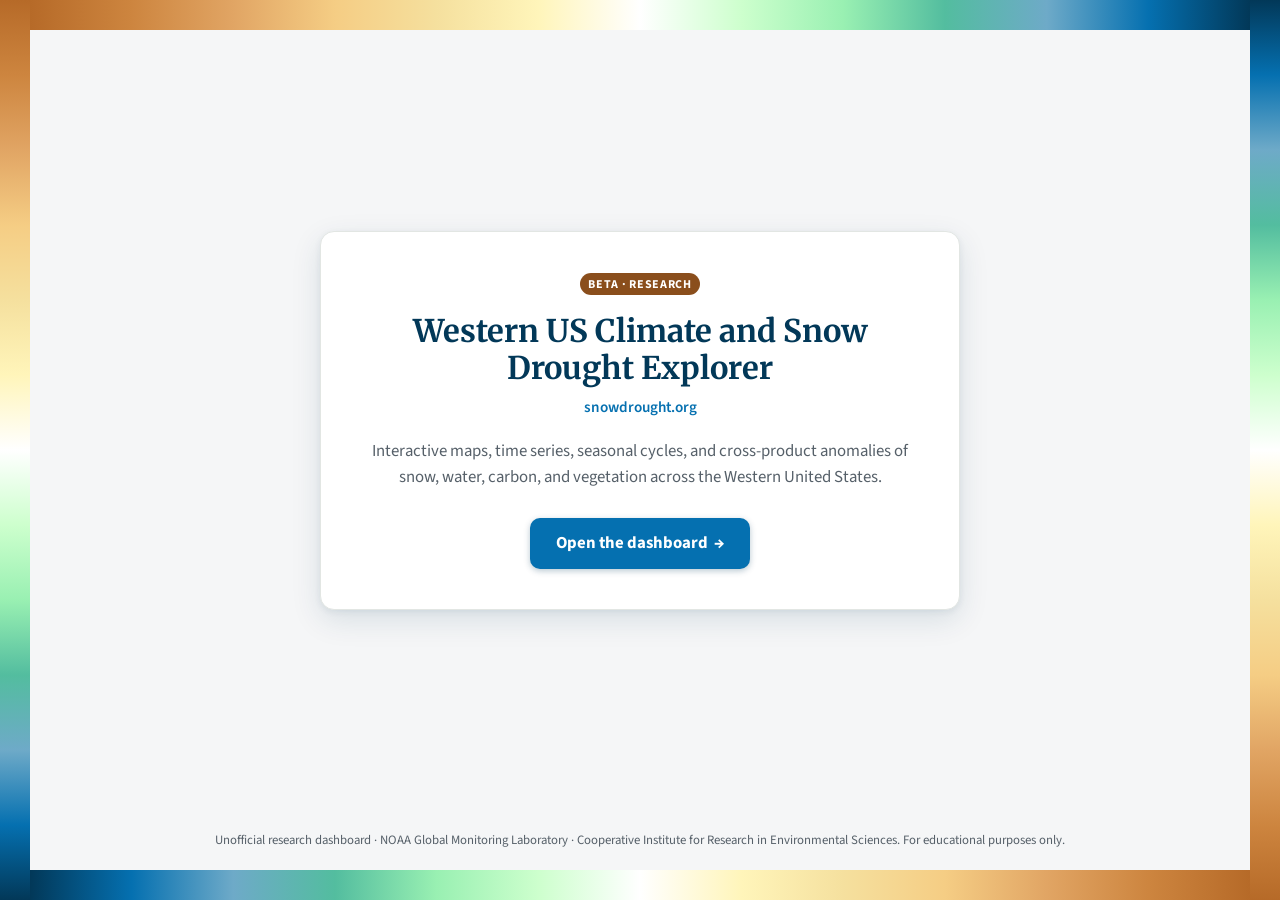
<file: index.html>
<!DOCTYPE html>
<html lang="en">
<head>
<meta charset="UTF-8">
<meta name="viewport" content="width=device-width, initial-scale=1.0">
<meta name="description" content="snowdrought.org — Western US Climate and Snow Drought Explorer: an unofficial research dashboard from NOAA GML / CIRES.">
<title>snowdrought.org — Western US Climate and Snow Drought Explorer</title>
<link rel="icon" href="data:image/svg+xml,%3Csvg xmlns='http://www.w3.org/2000/svg' viewBox='0 0 24 24'%3E%3Cg stroke='%23162e51' stroke-width='2' stroke-linecap='round'%3E%3Cline x1='12' y1='2' x2='12' y2='22'/%3E%3Cline x1='4' y1='6' x2='20' y2='18'/%3E%3Cline x1='4' y1='18' x2='20' y2='6'/%3E%3C/g%3E%3C/svg%3E">
<link rel="preconnect" href="https://fonts.googleapis.com">
<link href="https://fonts.googleapis.com/css2?family=Source+Sans+Pro:wght@400;600;700&family=Merriweather:wght@700;900&display=swap" rel="stylesheet">
<style>
  /* Palette: NCL precip_diff_12lev (dry/brown -> white -> wet/blue). */
  :root {
    --dry-dark: #B66A28; --dry: #CD853F; --tan: #F5CD84; --cream: #FFF5BA;
    --wet-pale: #CDFFCD; --wet: #53BD9F; --wet-blue: #0570B0; --wet-navy: #023858;
    --badge: #8A4E1C;               /* darkened dry-brown for legible badge text */
    --text: #1b1b1b; --muted: #566069; --panel: #ffffff; --border: #e2e6e3;
    --heading: 'Merriweather', Georgia, serif;
    --body: 'Source Sans Pro', -apple-system, BlinkMacSystemFont, 'Segoe UI', sans-serif;
  }
  * { box-sizing: border-box; }
  body { margin: 0; min-height: 100vh; font-family: var(--body); color: var(--text);
    background: #f5f6f7; display: flex; flex-direction: column; padding: 30px; }
  /* Perimeter frame: the full precip_diff_12lev colormap runs along every edge,
     flowing continuously around the loop so adjacent edges meet on the same color. */
  .frame-top, .frame-bottom { position: fixed; left: 30px; right: 30px; height: 30px; z-index: 10; }
  .frame-left, .frame-right { position: fixed; top: 0; bottom: 0; width: 30px; z-index: 10; }
  .frame-top    { top: 0;    background: linear-gradient(90deg,  #B66A28, #CD853F, #E1A564, #F5CD84, #F5E09E, #FFF5BA, #FFFFFF, #CDFFCD, #99F0B2, #53BD9F, #6EAAC8, #0570B0, #023858); }
  .frame-right  { right: 0;  background: linear-gradient(180deg, #023858, #0570B0, #6EAAC8, #53BD9F, #99F0B2, #CDFFCD, #FFFFFF, #FFF5BA, #F5E09E, #F5CD84, #E1A564, #CD853F, #B66A28); }
  .frame-bottom { bottom: 0; background: linear-gradient(90deg,  #023858, #0570B0, #6EAAC8, #53BD9F, #99F0B2, #CDFFCD, #FFFFFF, #FFF5BA, #F5E09E, #F5CD84, #E1A564, #CD853F, #B66A28); }
  .frame-left   { left: 0;   background: linear-gradient(180deg, #B66A28, #CD853F, #E1A564, #F5CD84, #F5E09E, #FFF5BA, #FFFFFF, #CDFFCD, #99F0B2, #53BD9F, #6EAAC8, #0570B0, #023858); }
  main { flex: 1; display: flex; align-items: center; justify-content: center; padding: 2rem 1.25rem; }
  .card { width: 100%; max-width: 640px; background: var(--panel); border: 1px solid var(--border);
    border-radius: 14px; box-shadow: 0 10px 30px rgba(2,56,88,0.12), 0 2px 6px rgba(2,56,88,0.07);
    padding: 2.5rem 2.25rem; text-align: center; }
  .tag { display: inline-block; font-size: 0.75rem; font-weight: 700; letter-spacing: 0.06em;
    text-transform: uppercase; color: #fff; background: var(--badge); border-radius: 999px;
    padding: 0.22em 0.7em; margin-bottom: 1.1rem; }
  h1 { font-family: var(--heading); color: var(--wet-navy); font-size: 1.95rem; line-height: 1.2;
    margin: 0 0 0.5rem; }
  .host { font-size: 0.95rem; color: var(--wet-blue); font-weight: 600; margin: 0 0 1.25rem; }
  p.lead { font-size: 1.05rem; color: var(--muted); line-height: 1.55; margin: 0 0 1.75rem; }
  .btn { display: inline-block; font-weight: 700; font-size: 1.05rem; text-decoration: none;
    color: #fff; background: var(--wet-blue); padding: 0.85rem 1.6rem; border-radius: 10px;
    box-shadow: 0 2px 6px rgba(2,56,88,0.28); transition: background 150ms ease, transform 150ms ease; }
  .btn:hover { background: var(--wet-navy); transform: translateY(-1px); }
  .btn .arrow { margin-left: 0.4em; }
  footer { color: var(--muted); font-size: 0.8rem; text-align: center; padding: 1.25rem; line-height: 1.5; }
  @media (max-width: 480px) { h1 { font-size: 1.55rem; } .card { padding: 2rem 1.4rem; } }
</style>
</head>
<body>
<div class="frame-top"></div>
<div class="frame-right"></div>
<div class="frame-bottom"></div>
<div class="frame-left"></div>
<main>
  <div class="card">
    <span class="tag">Beta · Research</span>
    <h1>Western US Climate and Snow Drought Explorer</h1>
    <p class="host">snowdrought.org</p>
    <p class="lead">
      Interactive maps, time series, seasonal cycles, and cross-product anomalies of
      snow, water, carbon, and vegetation across the Western United States.
    </p>
    <a class="btn" href="home.html">
      Open the dashboard<span class="arrow">&rarr;</span>
    </a>
  </div>
</main>
<footer>
  Unofficial research dashboard &middot; NOAA Global Monitoring Laboratory &middot;
  Cooperative Institute for Research in Environmental Sciences. For educational purposes only.
</footer>
</body>
</html>
</file>
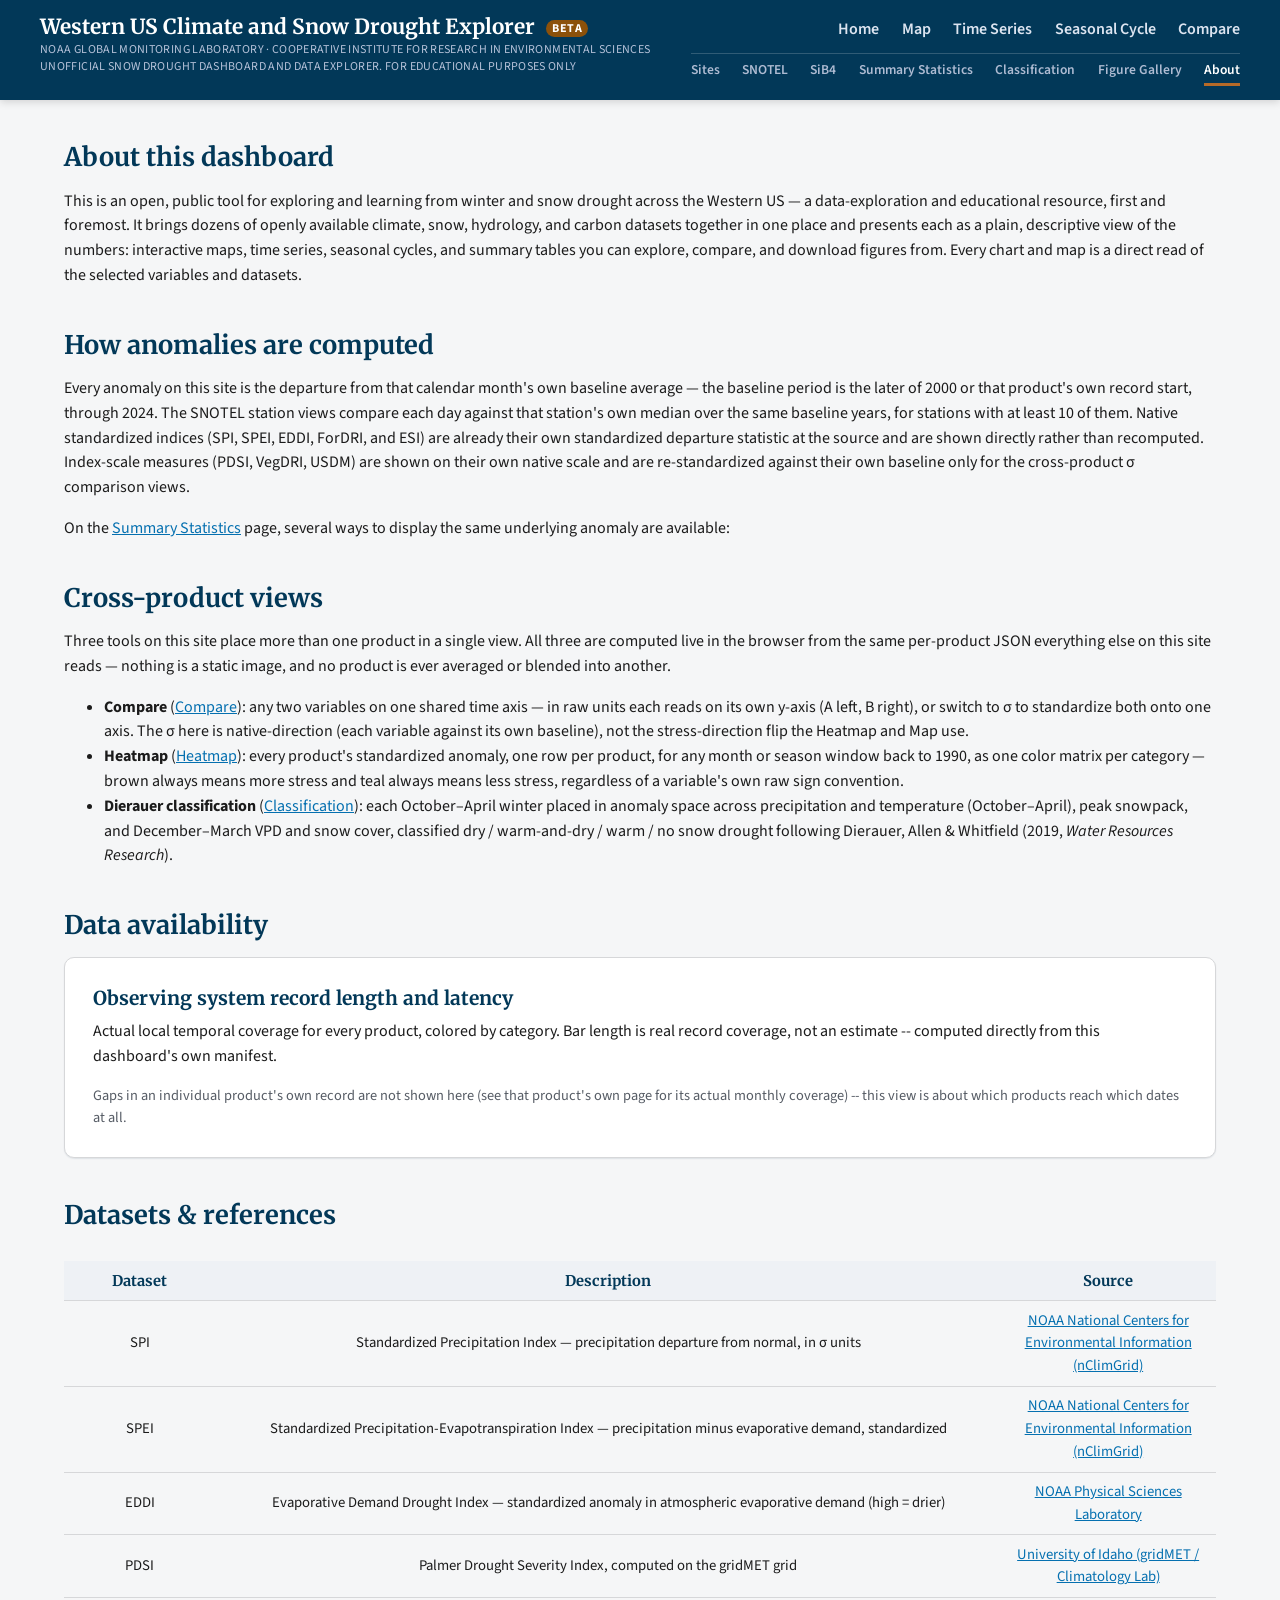
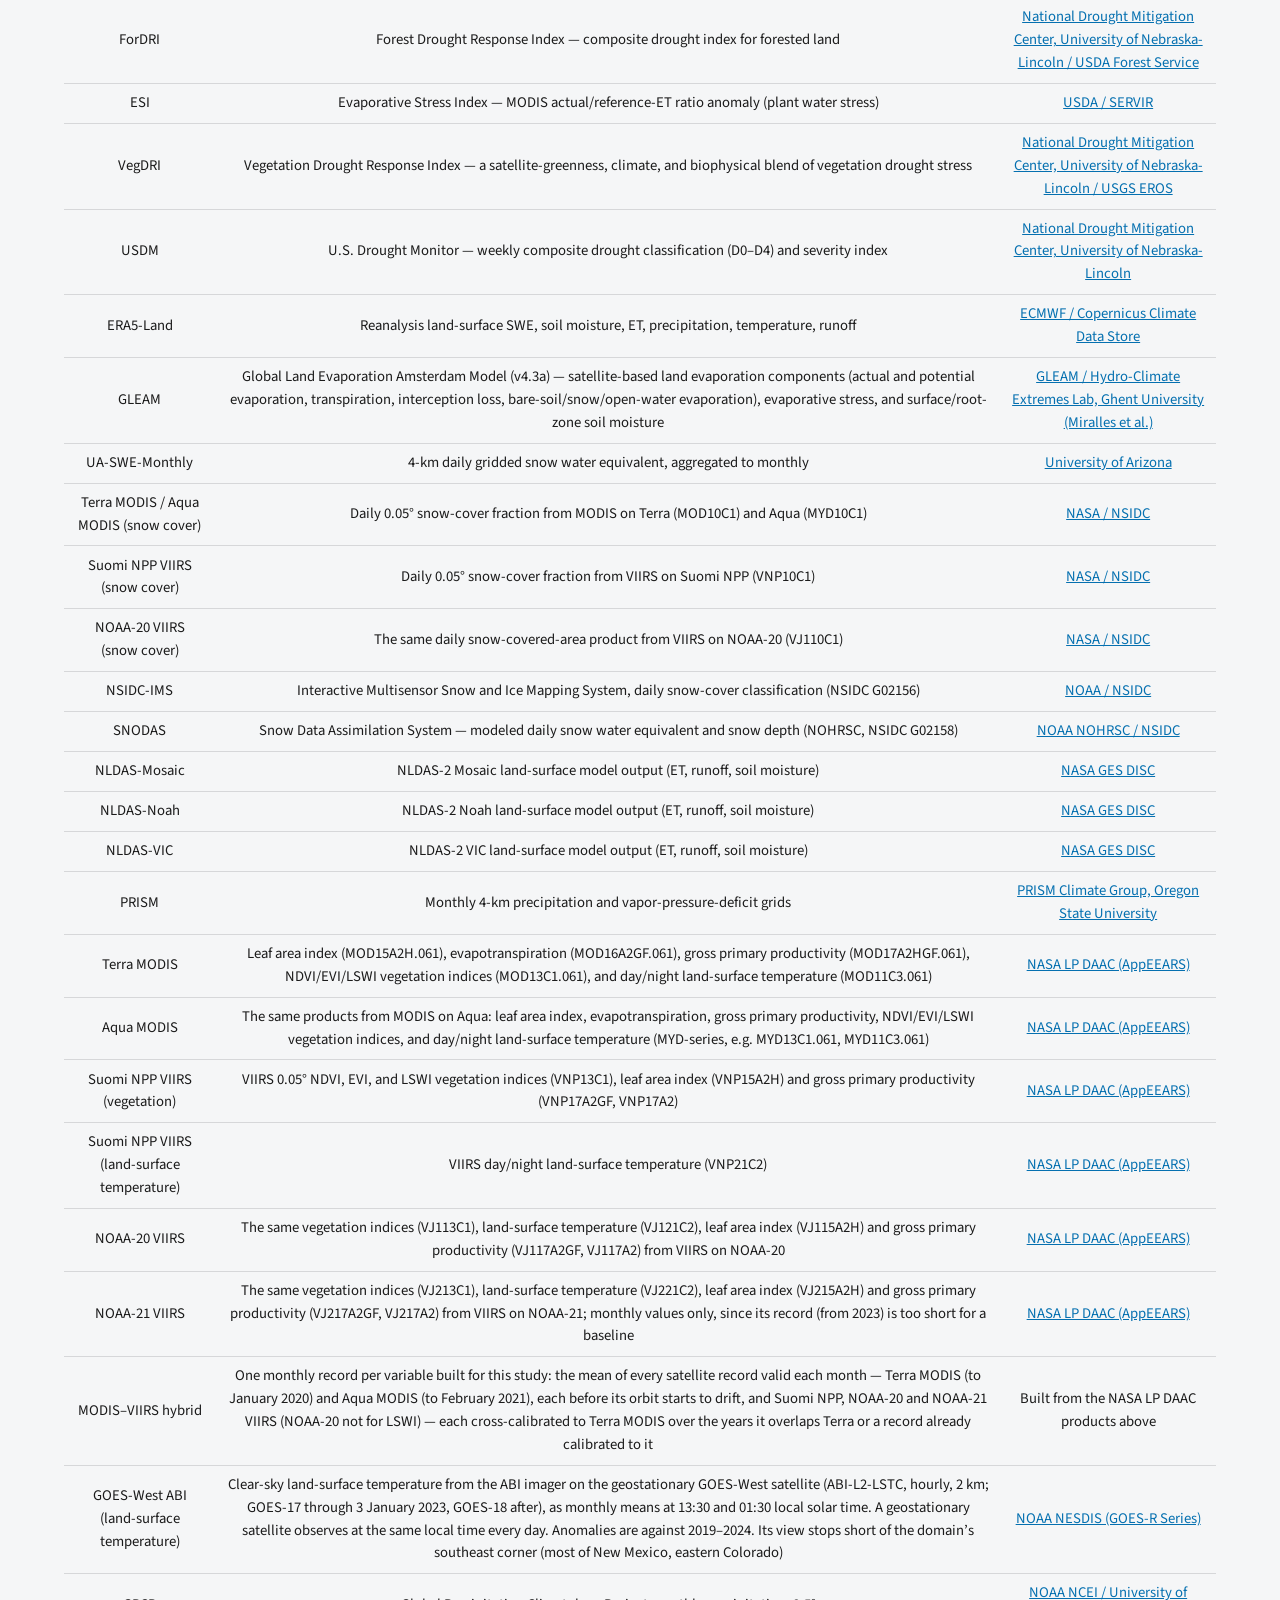
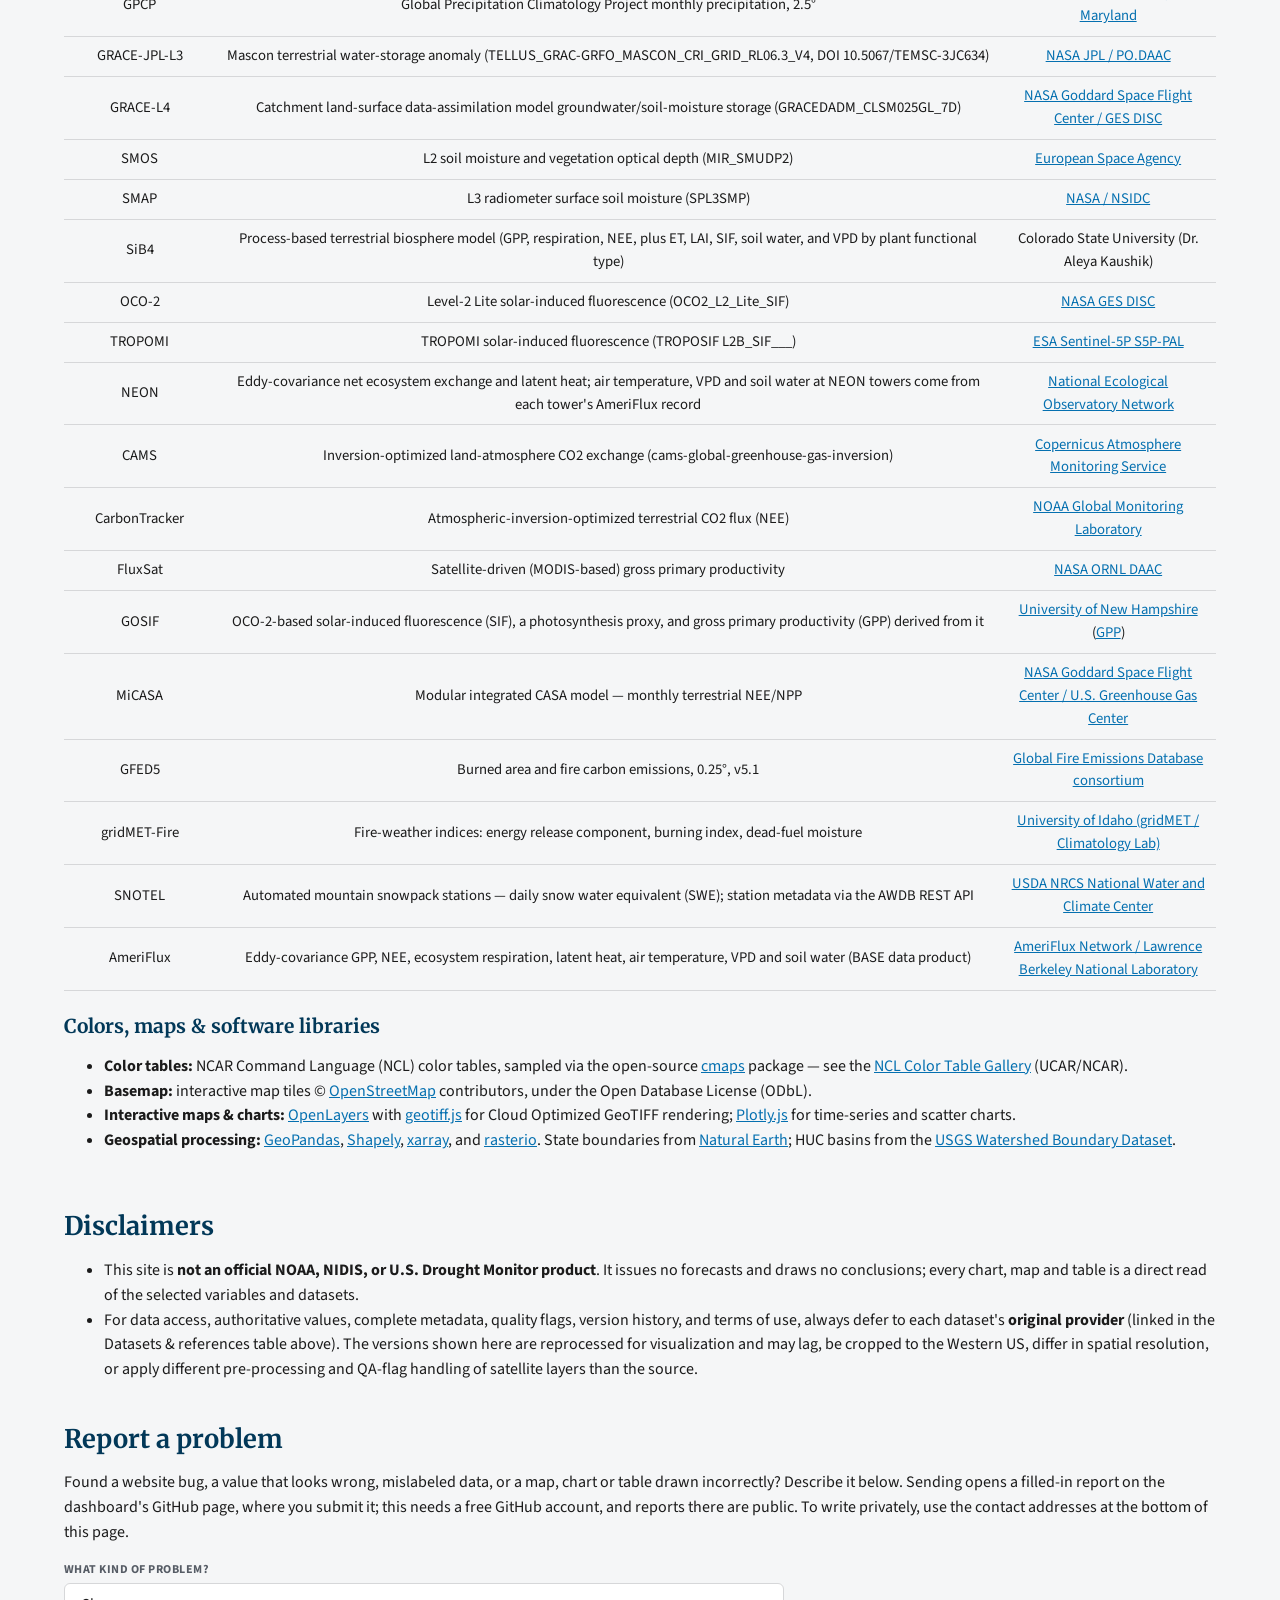
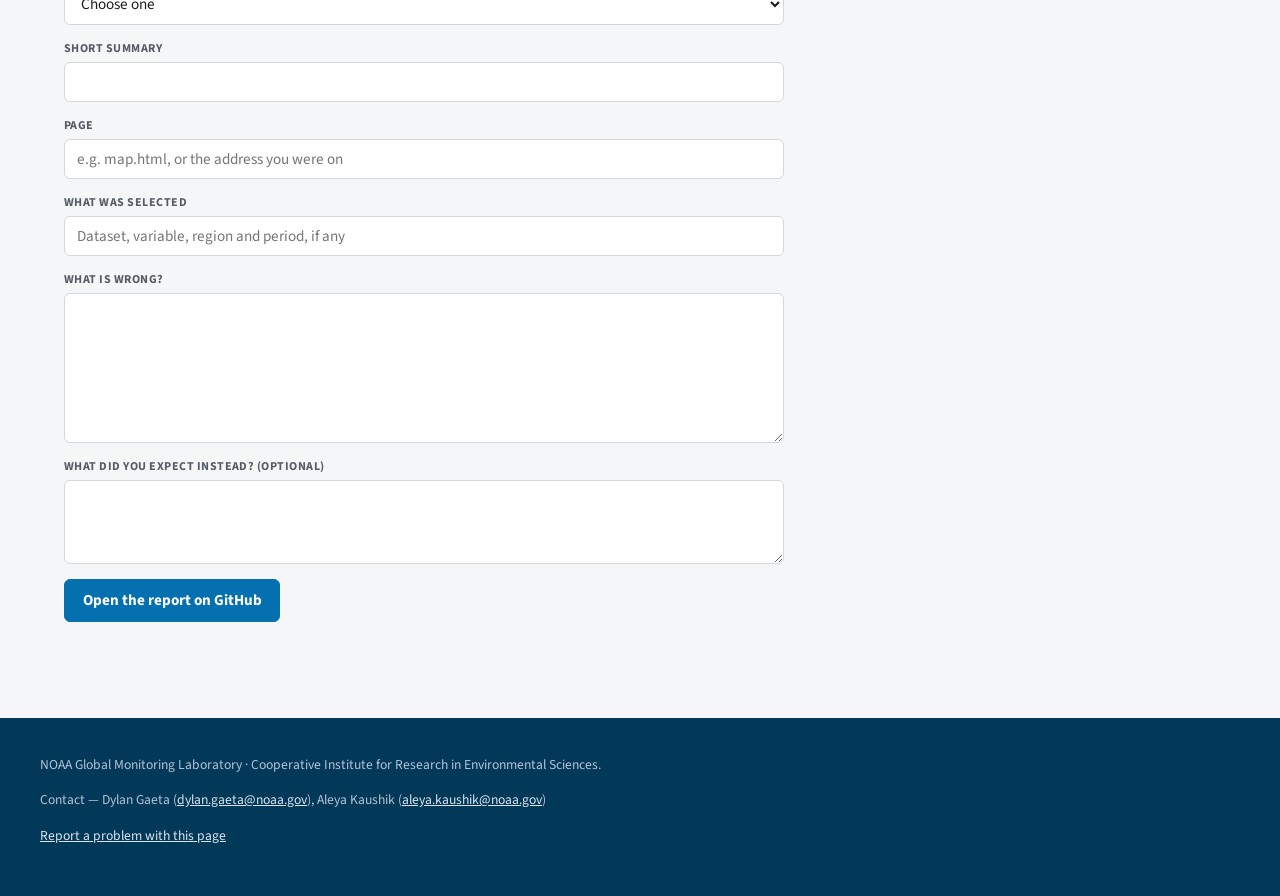
<file: about.html>
<!DOCTYPE html>
<html lang="en">
<head>
<meta charset="UTF-8">
<meta name="viewport" content="width=device-width, initial-scale=1.0">
<meta name="description" content="Methodology, data sources, and references for the Western US Climate and Snow Drought Explorer -- an unofficial, data-forward research dashboard.">
<title>About &mdash; Western US Climate and Snow Drought Explorer</title>
<link rel="icon" href="data:image/svg+xml,%3Csvg xmlns='http://www.w3.org/2000/svg' viewBox='0 0 24 24'%3E%3Cg stroke='%23162e51' stroke-width='2' stroke-linecap='round'%3E%3Cline x1='12' y1='2' x2='12' y2='22'/%3E%3Cline x1='4' y1='6' x2='20' y2='18'/%3E%3Cline x1='4' y1='18' x2='20' y2='6'/%3E%3C/g%3E%3C/svg%3E">
<link rel="preconnect" href="https://fonts.googleapis.com">
<link href="https://fonts.googleapis.com/css2?family=Source+Sans+Pro:wght@400;600;700&family=Merriweather:wght@700;900&display=swap" rel="stylesheet">
<link rel="stylesheet" href="css/style.css?v=5ee17f231b">
<script src="https://cdn.plot.ly/plotly-2.35.2.min.js"></script>
</head>
<body>

<header class="site-header">
  <div class="header-inner">
    <h1 class="wordmark-h1"><a class="wordmark" href="home.html">Western US Climate and Snow Drought Explorer <span class="beta-tag">BETA</span>
      <small>NOAA Global Monitoring Laboratory &middot; Cooperative Institute for Research in Environmental Sciences</small>
      <small>Unofficial snow drought dashboard and data explorer. For educational purposes only</small>
    </a></h1>
    <button class="nav-toggle" id="nav-toggle" type="button" aria-label="Toggle navigation" aria-expanded="false" aria-controls="site-nav"><span></span><span></span><span></span></button>
        <nav class="site-nav" id="site-nav">
      <div class="nav-primary">
        <a href="home.html">Home</a>
        <a href="map.html">Map</a>
        <a href="explore.html">Time Series</a>
        <a href="seasonal.html">Seasonal Cycle</a>
        <a href="compare.html">Compare</a>
      </div>
      <div class="nav-secondary">
        <a href="sites.html">Sites</a>
        <a href="snotel.html">SNOTEL</a>
        <a href="sib4.html">SiB4</a>
        <a href="data.html">Summary Statistics</a>
        <a href="classification.html">Classification</a>
        <a href="gallery.html">Figure Gallery</a>
        <a href="about.html" class="active">About</a>
      </div>
    </nav>
  </div>
</header>

<main>

  <section id="what-this-is">
    <h2>About this dashboard</h2>
    <p>
      This is an open, public tool for exploring and learning from winter and
      snow drought across the Western US &mdash; a data-exploration and
      educational resource, first and foremost. It brings dozens of openly
      available climate, snow, hydrology, and carbon datasets together in one
      place and presents each as a plain, descriptive view of the numbers:
      interactive maps, time series, seasonal cycles, and summary tables you
      can explore, compare, and download figures from. Every chart and map is a
      direct read of the selected variables and datasets.
    </p>
  </section>

  <section id="methodology">
    <h2>How anomalies are computed</h2>
    <p>
      Every anomaly on this site is the departure from that calendar
      month's own baseline average &mdash; the baseline period is the
      later of 2000 or that product's own record start, through 2024. The
      SNOTEL station views compare each day against that station's own median
      over the same baseline years, for stations with at least 10 of them.
      Native standardized indices (SPI, SPEI, EDDI, ForDRI, and ESI)
      are already their own standardized departure statistic at the source
      and are shown directly rather than recomputed. Index-scale measures
      (PDSI, VegDRI, USDM) are shown on their own native scale and are
      re-standardized against their own baseline only for the cross-product
      &sigma; comparison views.
    </p>
    <p>
      On the <a href="data.html">Summary Statistics</a> page, several ways to display the
      same underlying anomaly are available:
    </p>
    <ul id="value-type-list"></ul>
  </section>

  <section id="cross-product-methodology">
    <h2>Cross-product views</h2>
    <p>
      Three tools on this site place more than one product in a single view.
      All three are computed live in the browser from the same
      per-product JSON everything else on this site reads &mdash; nothing is
      a static image, and no product is ever averaged or blended into
      another.
    </p>
    <ul>
      <li><strong>Compare</strong>
        (<a href="compare.html">Compare</a>): any two variables on one shared
        time axis &mdash; in raw units each reads on its own y-axis (A left, B
        right), or switch to &sigma; to standardize both onto one axis. The
        &sigma; here is native-direction (each variable against its own
        baseline), not the stress-direction flip the Heatmap and Map use.</li>
      <li><strong>Heatmap</strong> (<a href="heatmaps.html">Heatmap</a>):
        every product's standardized anomaly, one row per product, for any
        month or season window back to 1990, as one color matrix per
        category &mdash; brown always means more stress and teal always means
        less stress, regardless of a variable's own raw sign convention.</li>
      <li><strong>Dierauer classification</strong>
        (<a href="classification.html">Classification</a>): each
        October&ndash;April winter placed in anomaly space across
        precipitation and temperature (October&ndash;April), peak snowpack,
        and December&ndash;March VPD and snow cover, classified dry /
        warm-and-dry / warm
        / no snow drought following Dierauer, Allen &amp; Whitfield (2019,
        <em>Water Resources Research</em>).</li>
    </ul>
  </section>

  <section id="observational-coverage">
    <h2>Data availability</h2>
    <div class="panel finding-card">
      <h3>Observing system record length and latency</h3>
      <p>Actual local temporal coverage for every product,
        colored by category. Bar length is real record coverage, not an
        estimate -- computed directly from this dashboard's own manifest.</p>
      <div id="coverage-chart"></div>
      <p class="finding-note">Gaps in an individual product's own record are not shown here (see that product's own page for its actual monthly coverage) -- this view is about which products reach which dates at all.</p>
    </div>
  </section>

  <section id="references">
    <h2>Datasets &amp; references</h2>
    <div style="overflow-x:auto;">
      <table class="headline-table">
        <thead><tr><th>Dataset</th><th>Description</th><th>Source</th></tr></thead>
        <tbody>
          <tr><td>SPI</td><td>Standardized Precipitation Index &mdash; precipitation departure from normal, in &sigma; units</td><td><a href="https://www.drought.gov/data-maps-tools/us-gridded-standardized-precipitation-index-spi-nclimgrid-monthly" target="_blank" rel="noopener">NOAA National Centers for Environmental Information (nClimGrid)</a></td></tr>
          <tr><td>SPEI</td><td>Standardized Precipitation-Evapotranspiration Index &mdash; precipitation minus evaporative demand, standardized</td><td><a href="https://www.drought.gov/data-maps-tools/us-gridded-standardized-precipitation-index-spei-nclimgrid-monthly" target="_blank" rel="noopener">NOAA National Centers for Environmental Information (nClimGrid)</a></td></tr>
          <tr><td>EDDI</td><td>Evaporative Demand Drought Index &mdash; standardized anomaly in atmospheric evaporative demand (high = drier)</td><td><a href="https://psl.noaa.gov/eddi/" target="_blank" rel="noopener">NOAA Physical Sciences Laboratory</a></td></tr>
          <tr><td>PDSI</td><td>Palmer Drought Severity Index, computed on the gridMET grid</td><td><a href="https://www.drought.gov/data-maps-tools/us-gridded-palmer-drought-severity-index-pdsi-gridmet" target="_blank" rel="noopener">University of Idaho (gridMET / Climatology Lab)</a></td></tr>
          <tr><td>ForDRI</td><td>Forest Drought Response Index &mdash; composite drought index for forested land</td><td><a href="https://fordri.unl.edu" target="_blank" rel="noopener">National Drought Mitigation Center, University of Nebraska-Lincoln / USDA Forest Service</a></td></tr>
          <tr><td>ESI</td><td>Evaporative Stress Index &mdash; MODIS actual/reference-ET ratio anomaly (plant water stress)</td><td><a href="https://gis1.servirglobal.net/data/esi" target="_blank" rel="noopener">USDA / SERVIR</a></td></tr>
          <tr><td>VegDRI</td><td>Vegetation Drought Response Index &mdash; a satellite-greenness, climate, and biophysical blend of vegetation drought stress</td><td><a href="https://vegdri.unl.edu/" target="_blank" rel="noopener">National Drought Mitigation Center, University of Nebraska-Lincoln / USGS EROS</a></td></tr>
          <tr><td>USDM</td><td>U.S. Drought Monitor &mdash; weekly composite drought classification (D0&ndash;D4) and severity index</td><td><a href="https://droughtmonitor.unl.edu/" target="_blank" rel="noopener">National Drought Mitigation Center, University of Nebraska-Lincoln</a></td></tr>
          <tr><td>ERA5-Land</td><td>Reanalysis land-surface SWE, soil moisture, ET, precipitation, temperature, runoff</td><td><a href="https://cds.climate.copernicus.eu/" target="_blank" rel="noopener">ECMWF / Copernicus Climate Data Store</a></td></tr>
          <tr><td>GLEAM</td><td>Global Land Evaporation Amsterdam Model (v4.3a) &mdash; satellite-based land evaporation components (actual and potential evaporation, transpiration, interception loss, bare-soil/snow/open-water evaporation), evaporative stress, and surface/root-zone soil moisture</td><td><a href="https://www.gleam.eu/" target="_blank" rel="noopener">GLEAM / Hydro-Climate Extremes Lab, Ghent University (Miralles et al.)</a></td></tr>
          <tr><td>UA-SWE-Monthly</td><td>4-km daily gridded snow water equivalent, aggregated to monthly</td><td><a href="https://climate.arizona.edu/data/UA_SWE/DailyData_4km" target="_blank" rel="noopener">University of Arizona</a></td></tr>
          <tr><td>Terra MODIS / Aqua MODIS (snow cover)</td><td>Daily 0.05&deg; snow-cover fraction from MODIS on Terra (MOD10C1) and Aqua (MYD10C1)</td><td><a href="https://nsidc.org/data/mod10c1" target="_blank" rel="noopener">NASA / NSIDC</a></td></tr>
          <tr><td>Suomi NPP VIIRS (snow cover)</td><td>Daily 0.05&deg; snow-cover fraction from VIIRS on Suomi NPP (VNP10C1)</td><td><a href="https://nsidc.org/data/vnp10c1" target="_blank" rel="noopener">NASA / NSIDC</a></td></tr>
          <tr><td>NOAA-20 VIIRS (snow cover)</td><td>The same daily snow-covered-area product from VIIRS on NOAA-20 (VJ110C1)</td><td><a href="https://nsidc.org/data/vj110c1" target="_blank" rel="noopener">NASA / NSIDC</a></td></tr>
          <tr><td>NSIDC-IMS</td><td>Interactive Multisensor Snow and Ice Mapping System, daily snow-cover classification (NSIDC G02156)</td><td><a href="https://nsidc.org/data/g02156" target="_blank" rel="noopener">NOAA / NSIDC</a></td></tr>
          <tr><td>SNODAS</td><td>Snow Data Assimilation System &mdash; modeled daily snow water equivalent and snow depth (NOHRSC, NSIDC G02158)</td><td><a href="https://nsidc.org/data/g02158" target="_blank" rel="noopener">NOAA NOHRSC / NSIDC</a></td></tr>
          <tr><td>NLDAS-Mosaic</td><td>NLDAS-2 Mosaic land-surface model output (ET, runoff, soil moisture)</td><td><a href="https://ldas.gsfc.nasa.gov/nldas" target="_blank" rel="noopener">NASA GES DISC</a></td></tr>
          <tr><td>NLDAS-Noah</td><td>NLDAS-2 Noah land-surface model output (ET, runoff, soil moisture)</td><td><a href="https://ldas.gsfc.nasa.gov/nldas" target="_blank" rel="noopener">NASA GES DISC</a></td></tr>
          <tr><td>NLDAS-VIC</td><td>NLDAS-2 VIC land-surface model output (ET, runoff, soil moisture)</td><td><a href="https://ldas.gsfc.nasa.gov/nldas" target="_blank" rel="noopener">NASA GES DISC</a></td></tr>
          <tr><td>PRISM</td><td>Monthly 4-km precipitation and vapor-pressure-deficit grids</td><td><a href="https://prism.oregonstate.edu/" target="_blank" rel="noopener">PRISM Climate Group, Oregon State University</a></td></tr>
          <tr><td>Terra MODIS</td><td>Leaf area index (MOD15A2H.061), evapotranspiration (MOD16A2GF.061), gross primary productivity (MOD17A2HGF.061), NDVI/EVI/LSWI vegetation indices (MOD13C1.061), and day/night land-surface temperature (MOD11C3.061)</td><td><a href="https://appeears.earthdatacloud.nasa.gov/" target="_blank" rel="noopener">NASA LP DAAC (AppEEARS)</a></td></tr>
          <tr><td>Aqua MODIS</td><td>The same products from MODIS on Aqua: leaf area index, evapotranspiration, gross primary productivity, NDVI/EVI/LSWI vegetation indices, and day/night land-surface temperature (MYD-series, e.g. MYD13C1.061, MYD11C3.061)</td><td><a href="https://appeears.earthdatacloud.nasa.gov/" target="_blank" rel="noopener">NASA LP DAAC (AppEEARS)</a></td></tr>
          <tr><td>Suomi NPP VIIRS (vegetation)</td><td>VIIRS 0.05&deg; NDVI, EVI, and LSWI vegetation indices (VNP13C1), leaf area index (VNP15A2H) and gross primary productivity (VNP17A2GF, VNP17A2)</td><td><a href="https://appeears.earthdatacloud.nasa.gov/" target="_blank" rel="noopener">NASA LP DAAC (AppEEARS)</a></td></tr>
          <tr><td>Suomi NPP VIIRS (land-surface temperature)</td><td>VIIRS day/night land-surface temperature (VNP21C2)</td><td><a href="https://appeears.earthdatacloud.nasa.gov/" target="_blank" rel="noopener">NASA LP DAAC (AppEEARS)</a></td></tr>
          <tr><td>NOAA-20 VIIRS</td><td>The same vegetation indices (VJ113C1), land-surface temperature (VJ121C2), leaf area index (VJ115A2H) and gross primary productivity (VJ117A2GF, VJ117A2) from VIIRS on NOAA-20</td><td><a href="https://appeears.earthdatacloud.nasa.gov/" target="_blank" rel="noopener">NASA LP DAAC (AppEEARS)</a></td></tr>
          <tr><td>NOAA-21 VIIRS</td><td>The same vegetation indices (VJ213C1), land-surface temperature (VJ221C2), leaf area index (VJ215A2H) and gross primary productivity (VJ217A2GF, VJ217A2) from VIIRS on NOAA-21; monthly values only, since its record (from 2023) is too short for a baseline</td><td><a href="https://appeears.earthdatacloud.nasa.gov/" target="_blank" rel="noopener">NASA LP DAAC (AppEEARS)</a></td></tr>
          <tr><td>MODIS&ndash;VIIRS hybrid</td><td>One monthly record per variable built for this study: the mean of every satellite record valid each month &mdash; Terra MODIS (to January 2020) and Aqua MODIS (to February 2021), each before its orbit starts to drift, and Suomi NPP, NOAA-20 and NOAA-21 VIIRS (NOAA-20 not for LSWI) &mdash; each cross-calibrated to Terra MODIS over the years it overlaps Terra or a record already calibrated to it</td><td>Built from the NASA LP DAAC products above</td></tr>
          <tr><td>GOES-West ABI (land-surface temperature)</td><td>Clear-sky land-surface temperature from the ABI imager on the geostationary GOES-West satellite (ABI-L2-LSTC, hourly, 2 km; GOES-17 through 3 January 2023, GOES-18 after), as monthly means at 13:30 and 01:30 local solar time. A geostationary satellite observes at the same local time every day. Anomalies are against 2019&ndash;2024. Its view stops short of the domain&rsquo;s southeast corner (most of New Mexico, eastern Colorado)</td><td><a href="https://www.goes-r.gov/products/baseline-LST.html" target="_blank" rel="noopener">NOAA NESDIS (GOES-R Series)</a></td></tr>
          <tr><td>GPCP</td><td>Global Precipitation Climatology Project monthly precipitation, 2.5&deg;</td><td><a href="https://www.ncei.noaa.gov/products/global-precipitation-climatology-project" target="_blank" rel="noopener">NOAA NCEI / University of Maryland</a></td></tr>
          <tr><td>GRACE-JPL-L3</td><td>Mascon terrestrial water-storage anomaly (TELLUS_GRAC-GRFO_MASCON_CRI_GRID_RL06.3_V4, DOI 10.5067/TEMSC-3JC634)</td><td><a href="https://podaac.jpl.nasa.gov/dataset/TELLUS_GRAC-GRFO_MASCON_CRI_GRID_RL06.3_V4" target="_blank" rel="noopener">NASA JPL / PO.DAAC</a></td></tr>
          <tr><td>GRACE-L4</td><td>Catchment land-surface data-assimilation model groundwater/soil-moisture storage (GRACEDADM_CLSM025GL_7D)</td><td><a href="https://earth.gsfc.nasa.gov/hydro/data/groundwater-and-soil-moisture-conditions-grace-data-assimilation" target="_blank" rel="noopener">NASA Goddard Space Flight Center / GES DISC</a></td></tr>
          <tr><td>SMOS</td><td>L2 soil moisture and vegetation optical depth (MIR_SMUDP2)</td><td><a href="https://earth.esa.int/eogateway/missions/smos" target="_blank" rel="noopener">European Space Agency</a></td></tr>
          <tr><td>SMAP</td><td>L3 radiometer surface soil moisture (SPL3SMP)</td><td><a href="https://nsidc.org/data/spl3smp" target="_blank" rel="noopener">NASA / NSIDC</a></td></tr>
          <tr><td>SiB4</td><td>Process-based terrestrial biosphere model (GPP, respiration, NEE, plus ET, LAI, SIF, soil water, and VPD by plant functional type)</td><td>Colorado State University (Dr. Aleya Kaushik)</td></tr>
          <tr><td>OCO-2</td><td>Level-2 Lite solar-induced fluorescence (OCO2_L2_Lite_SIF)</td><td><a href="https://disc.gsfc.nasa.gov/" target="_blank" rel="noopener">NASA GES DISC</a></td></tr>
          <tr><td>TROPOMI</td><td>TROPOMI solar-induced fluorescence (TROPOSIF L2B_SIF___)</td><td><a href="https://s5p-pal.com/" target="_blank" rel="noopener">ESA Sentinel-5P S5P-PAL</a></td></tr>
          <tr><td>NEON</td><td>Eddy-covariance net ecosystem exchange and latent heat; air temperature, VPD and soil water at NEON towers come from each tower's AmeriFlux record</td><td><a href="https://data.neonscience.org/data-products/DP4.00200.001" target="_blank" rel="noopener">National Ecological Observatory Network</a></td></tr>
          <tr><td>CAMS</td><td>Inversion-optimized land-atmosphere CO2 exchange (cams-global-greenhouse-gas-inversion)</td><td><a href="https://ads.atmosphere.copernicus.eu/" target="_blank" rel="noopener">Copernicus Atmosphere Monitoring Service</a></td></tr>
          <tr><td>CarbonTracker</td><td>Atmospheric-inversion-optimized terrestrial CO2 flux (NEE)</td><td><a href="https://gml.noaa.gov/ccgg/carbontracker/" target="_blank" rel="noopener">NOAA Global Monitoring Laboratory</a></td></tr>
          <tr><td>FluxSat</td><td>Satellite-driven (MODIS-based) gross primary productivity</td><td><a href="https://www.earthdata.nasa.gov/data/catalog/ornl-cloud-fluxsat-gpp-fpar-1835-2" target="_blank" rel="noopener">NASA ORNL DAAC</a></td></tr>
          <tr><td>GOSIF</td><td>OCO-2-based solar-induced fluorescence (SIF), a photosynthesis proxy, and gross primary productivity (GPP) derived from it</td><td><a href="https://data.globalecology.unh.edu/data/GOSIF_v3/Monthly/" target="_blank" rel="noopener">University of New Hampshire</a> (<a href="https://data.globalecology.unh.edu/data/GOSIF-GPP_v3/Monthly/Mean/" target="_blank" rel="noopener">GPP</a>)</td></tr>
          <tr><td>MiCASA</td><td>Modular integrated CASA model &mdash; monthly terrestrial NEE/NPP</td><td><a href="https://earth.gov/ghgcenter/data-catalog/micasa-carbonflux-grid-v1" target="_blank" rel="noopener">NASA Goddard Space Flight Center / U.S. Greenhouse Gas Center</a></td></tr>
          <tr><td>GFED5</td><td>Burned area and fire carbon emissions, 0.25&deg;, v5.1</td><td><a href="https://www.globalfiredata.org/data.html" target="_blank" rel="noopener">Global Fire Emissions Database consortium</a></td></tr>
          <tr><td>gridMET-Fire</td><td>Fire-weather indices: energy release component, burning index, dead-fuel moisture</td><td><a href="https://www.northwestknowledge.net/metdata/data" target="_blank" rel="noopener">University of Idaho (gridMET / Climatology Lab)</a></td></tr>
          <tr><td>SNOTEL</td><td>Automated mountain snowpack stations &mdash; daily snow water equivalent (SWE); station metadata via the AWDB REST API</td><td><a href="https://www.nrcs.usda.gov/wps/portal/wcc/home/" target="_blank" rel="noopener">USDA NRCS National Water and Climate Center</a></td></tr>
          <tr><td>AmeriFlux</td><td>Eddy-covariance GPP, NEE, ecosystem respiration, latent heat, air temperature, VPD and soil water (BASE data product)</td><td><a href="https://ameriflux.lbl.gov/" target="_blank" rel="noopener">AmeriFlux Network / Lawrence Berkeley National Laboratory</a></td></tr>
        </tbody>
      </table>

      <h3>Colors, maps &amp; software libraries</h3>
      <ul>
        <li><strong>Color tables:</strong> NCAR Command Language (NCL) color tables, sampled via the open-source <a href="https://github.com/hhuangwx/cmaps" target="_blank" rel="noopener">cmaps</a> package &mdash; see the <a href="https://www.ncl.ucar.edu/Document/Graphics/color_table_gallery.shtml" target="_blank" rel="noopener">NCL Color Table Gallery</a> (UCAR/NCAR).</li>
        <li><strong>Basemap:</strong> interactive map tiles &copy; <a href="https://www.openstreetmap.org/copyright" target="_blank" rel="noopener">OpenStreetMap</a> contributors, under the Open Database License (ODbL).</li>
        <li><strong>Interactive maps &amp; charts:</strong> <a href="https://openlayers.org/" target="_blank" rel="noopener">OpenLayers</a> with <a href="https://geotiffjs.github.io/" target="_blank" rel="noopener">geotiff.js</a> for Cloud Optimized GeoTIFF rendering; <a href="https://plotly.com/javascript/" target="_blank" rel="noopener">Plotly.js</a> for time-series and scatter charts.</li>
        <li><strong>Geospatial processing:</strong> <a href="https://geopandas.org/" target="_blank" rel="noopener">GeoPandas</a>, <a href="https://shapely.readthedocs.io/" target="_blank" rel="noopener">Shapely</a>, <a href="https://xarray.dev/" target="_blank" rel="noopener">xarray</a>, and <a href="https://rasterio.readthedocs.io/" target="_blank" rel="noopener">rasterio</a>. State boundaries from <a href="https://www.naturalearthdata.com/" target="_blank" rel="noopener">Natural Earth</a>; HUC basins from the <a href="https://www.usgs.gov/national-hydrography/watershed-boundary-dataset" target="_blank" rel="noopener">USGS Watershed Boundary Dataset</a>.</li>
      </ul>
    </div>
  </section>

  <section id="disclaimers">
    <h2>Disclaimers</h2>
    <ul>
      <li>This site is <strong>not an official NOAA, NIDIS, or U.S. Drought
        Monitor product</strong>. It issues no forecasts and draws no
        conclusions; every chart, map and table is a direct read of the
        selected variables and datasets.</li>
      <li>For data access, authoritative values, complete metadata, quality
        flags, version history, and terms of use, always defer to each
        dataset's <strong>original provider</strong> (linked in the Datasets
        &amp; references table above). The versions shown here are reprocessed
        for visualization and may lag, be cropped to the Western US, differ in
        spatial resolution, or apply different pre-processing and QA-flag
        handling of satellite layers than the source.</li>
    </ul>
  </section>

  <section id="feedback">
    <h2>Report a problem</h2>
    <p>Found a website bug, a value that looks wrong, mislabeled data, or a map,
      chart or table drawn incorrectly? Describe it below. Sending opens a
      filled-in report on the dashboard's GitHub page, where you submit it; this
      needs a free GitHub account, and reports there are public. To write
      privately, use the contact addresses at the bottom of this page.</p>
    <form id="feedback-form" class="feedback-form">
      <label class="select-field">What kind of problem?
        <select id="feedback-category" required>
          <option value="">Choose one</option>
          <option value="Website bug (a page, map or chart is broken or does not load)">Website bug: a page, map or chart is broken or does not load</option>
          <option value="Data issue (values look wrong or are missing)">Data issue: values look wrong or are missing</option>
          <option value="Mislabeled data (wrong name, units, dates or region)">Mislabeled data: wrong name, units, dates or region</option>
          <option value="Incorrectly displayed data (a map, chart or table draws it wrong)">Incorrectly displayed data: a map, chart or table draws it wrong</option>
          <option value="Other">Other</option>
        </select>
      </label>
      <label class="select-field">Short summary
        <input id="feedback-title" type="text" maxlength="120" required>
      </label>
      <label class="select-field">Page
        <input id="feedback-page" type="text" maxlength="500" placeholder="e.g. map.html, or the address you were on">
      </label>
      <label class="select-field">What was selected
        <input id="feedback-selection" type="text" maxlength="500" placeholder="Dataset, variable, region and period, if any">
      </label>
      <label class="select-field">What is wrong?
        <textarea id="feedback-details" rows="6" maxlength="4000" required></textarea>
      </label>
      <label class="select-field">What did you expect instead? (optional)
        <textarea id="feedback-expected" rows="3" maxlength="1500"></textarea>
      </label>
      <button type="submit" class="feedback-submit">Open the report on GitHub</button>
    </form>
  </section>

</main>

<footer class="site-footer">
  <div class="footer-inner">
    <p>
      NOAA Global Monitoring Laboratory &middot; Cooperative Institute for
      Research in Environmental Sciences.
    </p>
    <p id="contact">
      Contact &mdash;
      Dylan Gaeta (<a href="mailto:dylan.gaeta@noaa.gov">dylan.gaeta@noaa.gov</a>),
      Aleya Kaushik (<a href="mailto:aleya.kaushik@noaa.gov">aleya.kaushik@noaa.gov</a>)
    </p>
  </div>
</footer>

<script src="js/common.js?v=b869f11c2c"></script>
<script src="js/about.js?v=045ab4a696"></script>
</body>
</html>
</file>
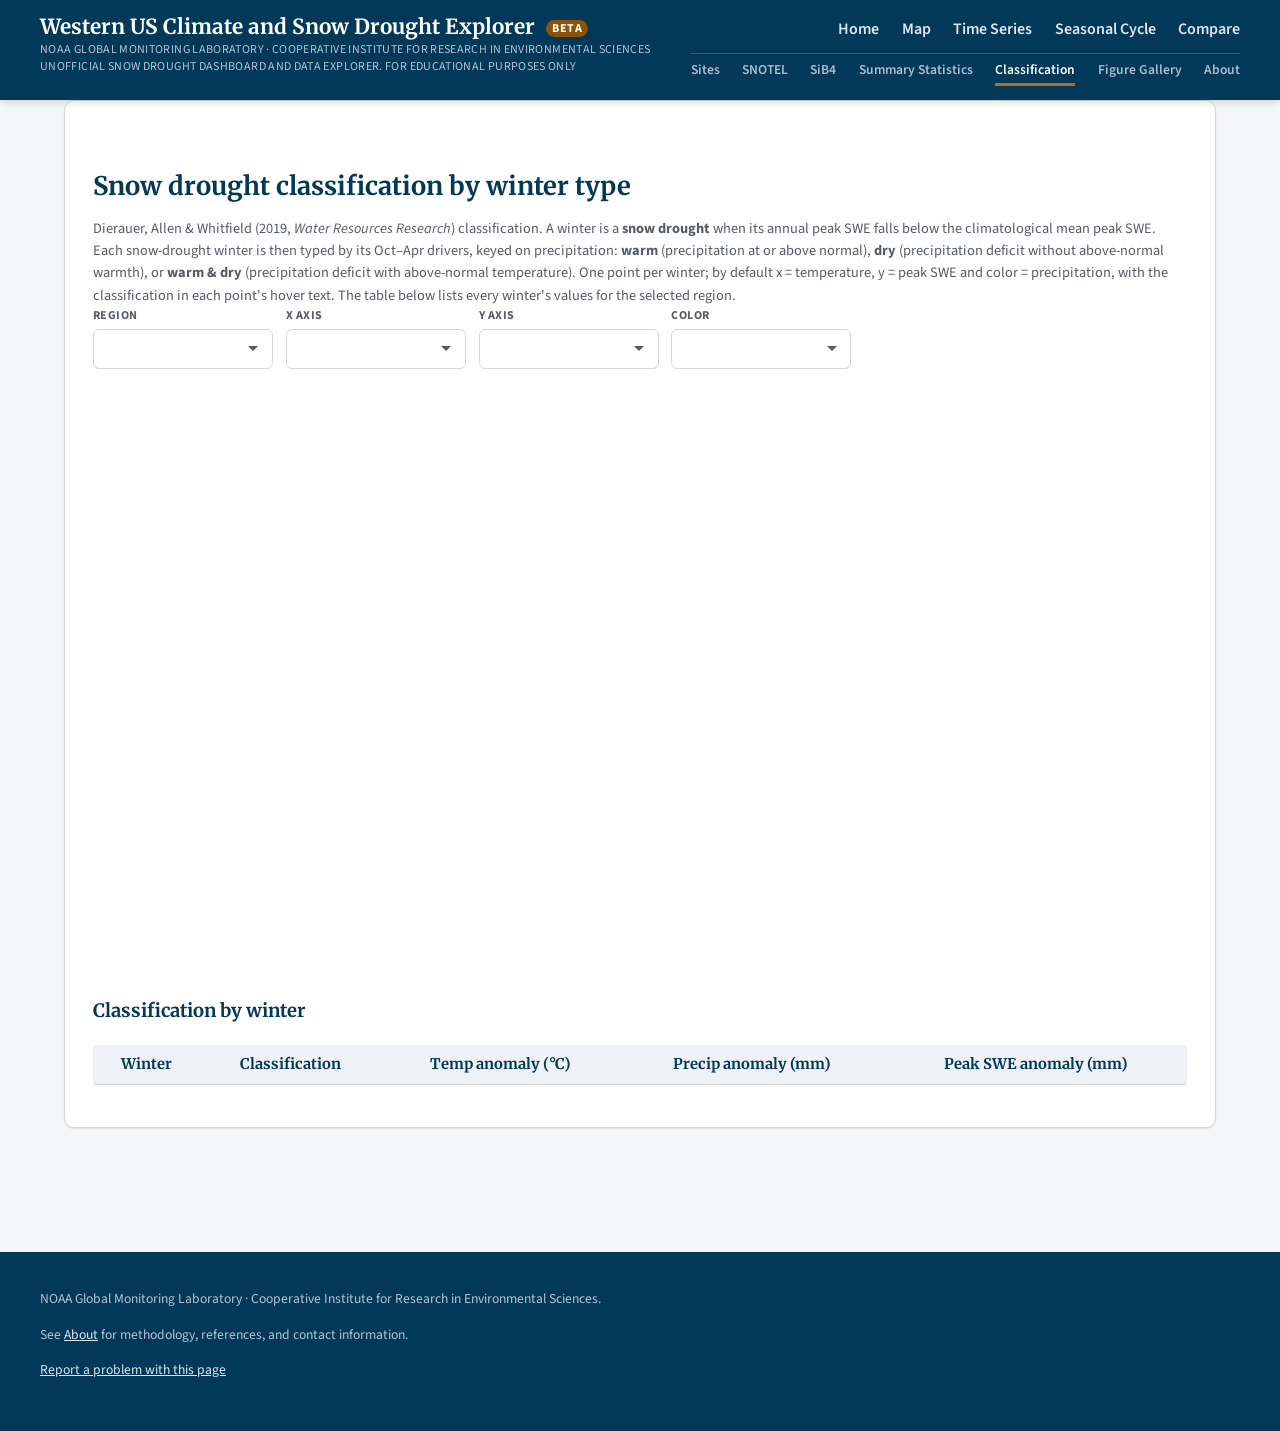
<file: classification.html>
<!DOCTYPE html>
<html lang="en">
<head>
<meta charset="UTF-8">
<meta name="viewport" content="width=device-width, initial-scale=1.0">
<meta name="description" content="Dierauer, Allen & Whitfield (2019) dry / warm-and-dry / warm snow drought classification by winter, for the Western US snow drought dashboard.">
<title>Classification &mdash; Western US Climate and Snow Drought Explorer</title>
<link rel="icon" href="data:image/svg+xml,%3Csvg xmlns='http://www.w3.org/2000/svg' viewBox='0 0 24 24'%3E%3Cg stroke='%23162e51' stroke-width='2' stroke-linecap='round'%3E%3Cline x1='12' y1='2' x2='12' y2='22'/%3E%3Cline x1='4' y1='6' x2='20' y2='18'/%3E%3Cline x1='4' y1='18' x2='20' y2='6'/%3E%3C/g%3E%3C/svg%3E">
<link rel="preconnect" href="https://fonts.googleapis.com">
<link href="https://fonts.googleapis.com/css2?family=Source+Sans+Pro:wght@400;600;700&family=Merriweather:wght@700;900&display=swap" rel="stylesheet">
<link rel="stylesheet" href="css/style.css?v=5ee17f231b">
<script src="https://cdn.plot.ly/plotly-2.35.2.min.js"></script>
</head>
<body>

<header class="site-header">
  <div class="header-inner">
    <h1 class="wordmark-h1"><a class="wordmark" href="home.html">Western US Climate and Snow Drought Explorer <span class="beta-tag">BETA</span>
      <small>NOAA Global Monitoring Laboratory &middot; Cooperative Institute for Research in Environmental Sciences</small>
      <small>Unofficial snow drought dashboard and data explorer. For educational purposes only</small>
    </a></h1>
    <button class="nav-toggle" id="nav-toggle" type="button" aria-label="Toggle navigation" aria-expanded="false" aria-controls="site-nav"><span></span><span></span><span></span></button>
        <nav class="site-nav" id="site-nav">
      <div class="nav-primary">
        <a href="home.html">Home</a>
        <a href="map.html">Map</a>
        <a href="explore.html">Time Series</a>
        <a href="seasonal.html">Seasonal Cycle</a>
        <a href="compare.html">Compare</a>
      </div>
      <div class="nav-secondary">
        <a href="sites.html">Sites</a>
        <a href="snotel.html">SNOTEL</a>
        <a href="sib4.html">SiB4</a>
        <a href="data.html">Summary Statistics</a>
        <a href="classification.html" class="active">Classification</a>
        <a href="gallery.html">Figure Gallery</a>
        <a href="about.html">About</a>
      </div>
    </nav>
  </div>
</header>

<main>

  <section id="snow-drought-classification">
    <div class="panel finding-card">
      <h2>Snow drought classification by winter type</h2>
      <p class="finding-note">
        Dierauer, Allen &amp; Whitfield (2019, <em>Water Resources
        Research</em>) classification. A winter is a <strong>snow drought</strong>
        when its annual peak SWE falls below the climatological mean peak SWE. Each
        snow-drought winter is then typed by its Oct&ndash;Apr drivers, keyed on
        precipitation: <strong>warm</strong> (precipitation at or above normal),
        <strong>dry</strong> (precipitation
        deficit without above-normal warmth), or <strong>warm &amp; dry</strong>
        (precipitation deficit with above-normal temperature). One point per
        winter; by default x = temperature, y = peak SWE and
        color = precipitation, with the classification in each point's hover
        text. The table below lists
        every winter's values for the selected region.
      </p>
      <div class="selector-row">
        <label class="select-field">Region <select id="quadrant-region-select" aria-label="Region"></select></label>
        <label class="select-field">X axis <select id="quadrant-x-select" aria-label="X axis"></select></label>
        <label class="select-field">Y axis <select id="quadrant-y-select" aria-label="Y axis"></select></label>
        <label class="select-field">Color <select id="quadrant-color-select" aria-label="Color by"></select></label>
      </div>
      <div id="quadrant-chart"></div>

      <h3 class="figure-title" id="quadrant-table-heading">Classification by winter</h3>
      <div class="table-scroll">
        <table class="headline-table" id="quadrant-table">
          <thead><tr><th>Winter</th><th>Classification</th><th>Temp anomaly (&deg;C)</th><th>Precip anomaly (mm)</th><th>Peak SWE anomaly (mm)</th></tr></thead>
          <tbody id="quadrant-table-body"></tbody>
        </table>
      </div>
    </div>
  </section>

</main>

<footer class="site-footer">
  <div class="footer-inner">
    <p>
      NOAA Global Monitoring Laboratory &middot; Cooperative Institute for
      Research in Environmental Sciences.
    </p>
    <p>
      See <a href="about.html">About</a> for methodology, references, and
      contact information.
    </p>
  </div>
</footer>

<script src="js/common.js?v=b869f11c2c"></script>
<script src="js/ncl-colormaps.js?v=99c2e2cc5e"></script>
<script src="js/classification.js?v=aeb1b92fca"></script>
</body>
</html>
</file>
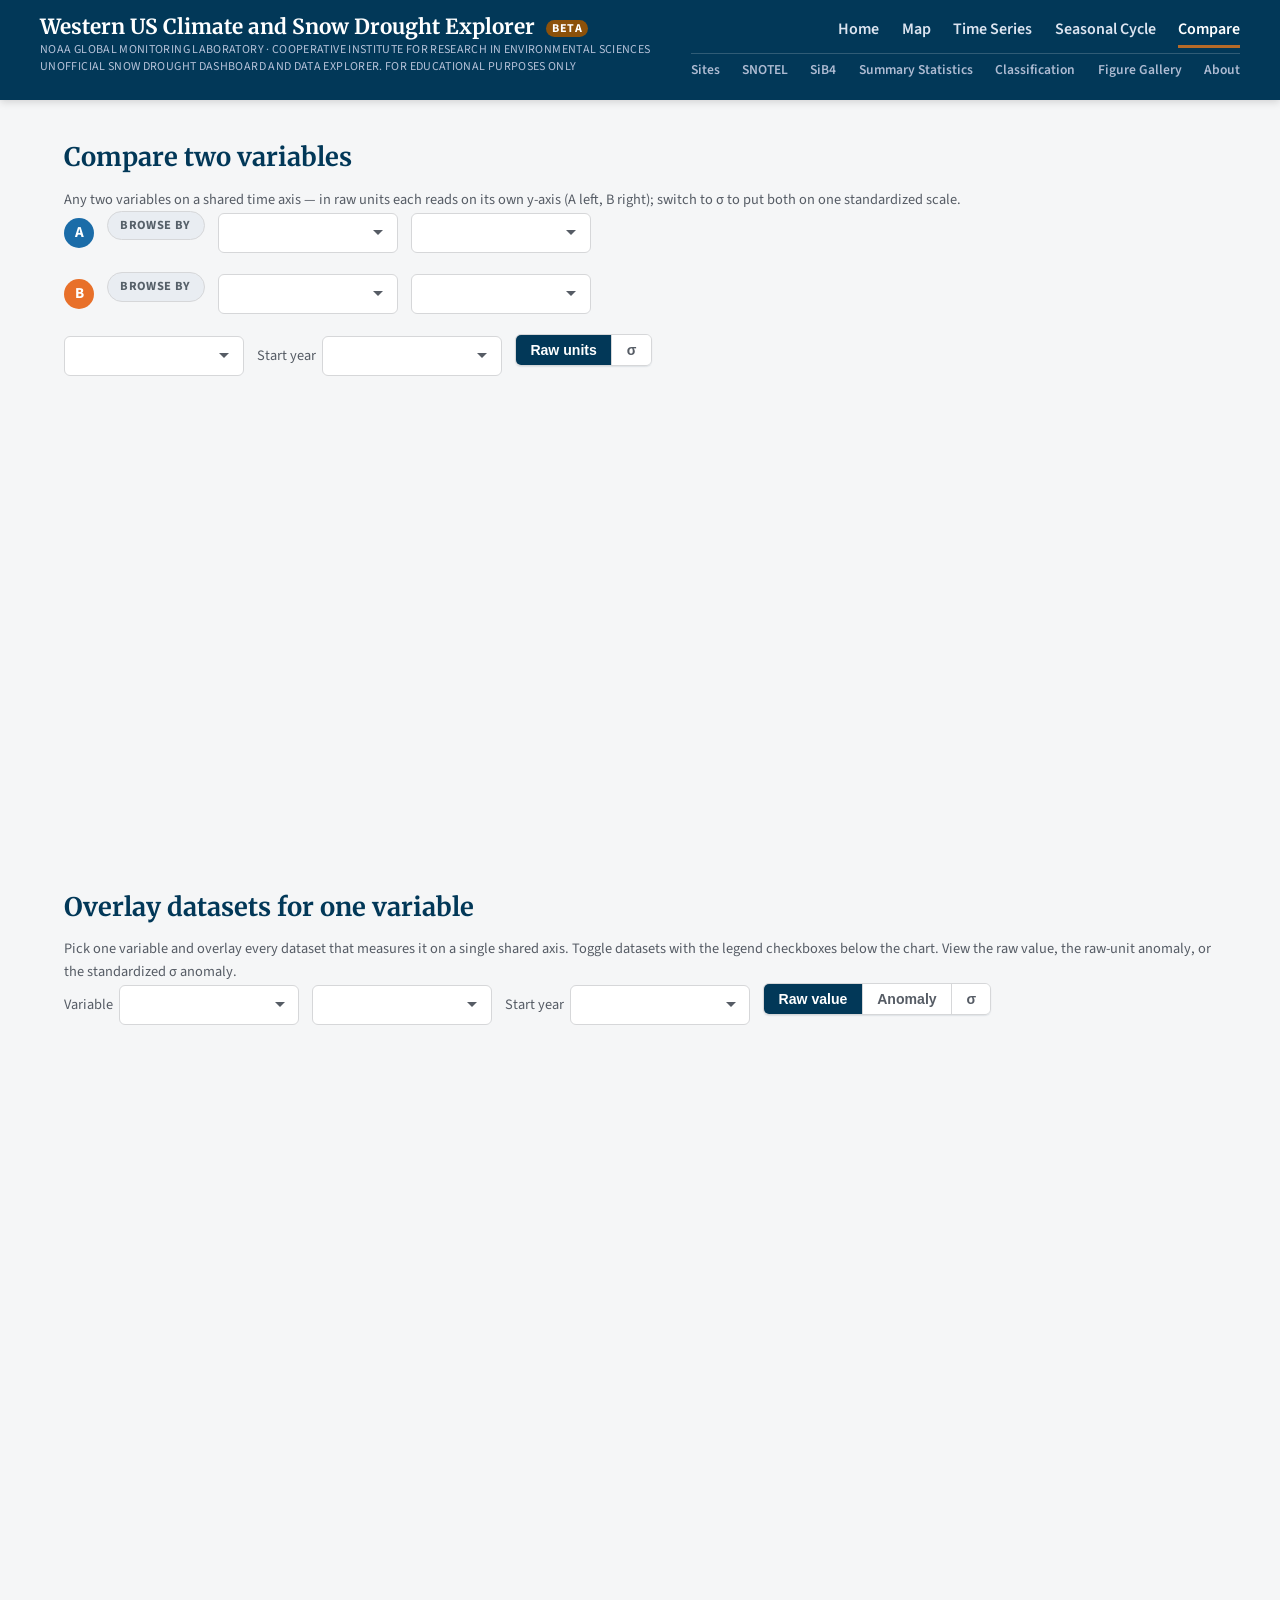
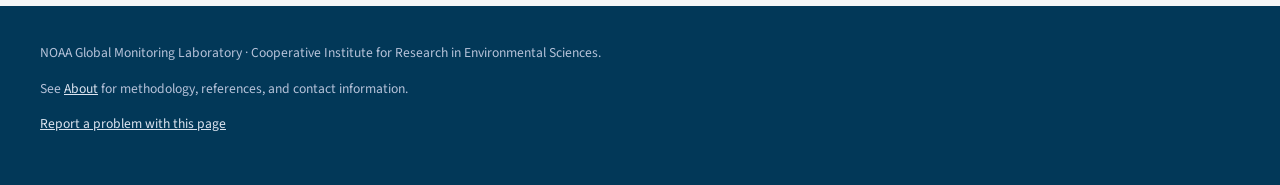
<file: compare.html>
<!DOCTYPE html>
<html lang="en">
<head>
<meta charset="UTF-8">
<meta name="viewport" content="width=device-width, initial-scale=1.0">
<meta name="description" content="Compare any two variables side by side, each in its own units on a shared time axis, for the Western US snow drought dashboard.">
<title>Compare &mdash; Western US Climate and Snow Drought Explorer</title>
<link rel="icon" href="data:image/svg+xml,%3Csvg xmlns='http://www.w3.org/2000/svg' viewBox='0 0 24 24'%3E%3Cg stroke='%23162e51' stroke-width='2' stroke-linecap='round'%3E%3Cline x1='12' y1='2' x2='12' y2='22'/%3E%3Cline x1='4' y1='6' x2='20' y2='18'/%3E%3Cline x1='4' y1='18' x2='20' y2='6'/%3E%3C/g%3E%3C/svg%3E">
<link rel="preconnect" href="https://fonts.googleapis.com">
<link href="https://fonts.googleapis.com/css2?family=Source+Sans+Pro:wght@400;600;700&family=Merriweather:wght@700;900&display=swap" rel="stylesheet">
<link rel="stylesheet" href="css/style.css?v=5ee17f231b">
<script src="https://cdn.plot.ly/plotly-2.35.2.min.js"></script>
</head>
<body>

<header class="site-header">
  <div class="header-inner">
    <h1 class="wordmark-h1"><a class="wordmark" href="home.html">Western US Climate and Snow Drought Explorer <span class="beta-tag">BETA</span>
      <small>NOAA Global Monitoring Laboratory &middot; Cooperative Institute for Research in Environmental Sciences</small>
      <small>Unofficial snow drought dashboard and data explorer. For educational purposes only</small>
    </a></h1>
    <button class="nav-toggle" id="nav-toggle" type="button" aria-label="Toggle navigation" aria-expanded="false" aria-controls="site-nav"><span></span><span></span><span></span></button>
        <nav class="site-nav" id="site-nav">
      <div class="nav-primary">
        <a href="home.html">Home</a>
        <a href="map.html">Map</a>
        <a href="explore.html">Time Series</a>
        <a href="seasonal.html">Seasonal Cycle</a>
        <a href="compare.html" class="active">Compare</a>
      </div>
      <div class="nav-secondary">
        <a href="sites.html">Sites</a>
        <a href="snotel.html">SNOTEL</a>
        <a href="sib4.html">SiB4</a>
        <a href="data.html">Summary Statistics</a>
        <a href="classification.html">Classification</a>
        <a href="gallery.html">Figure Gallery</a>
        <a href="about.html">About</a>
      </div>
    </nav>
  </div>
</header>

<main>

  <section id="compare">
    <h2>Compare two variables</h2>
    <p class="finding-note">Any two variables on a shared time axis &mdash; in
      raw units each reads on its own y-axis (A left, B right); switch to
      &sigma; to put both on one standardized scale.</p>
    <div class="selector-row">
      <span class="compare-slot-label a">A</span>
      <div class="picker-pivot" id="compare-a-pivot"></div>
      <select id="compare-a-product" aria-label="Panel A dataset"></select>
      <select id="compare-a-response" aria-label="Panel A variable"></select>
    </div>
    <div class="selector-row">
      <span class="compare-slot-label b">B</span>
      <div class="picker-pivot" id="compare-b-pivot"></div>
      <select id="compare-b-product" aria-label="Panel B dataset"></select>
      <select id="compare-b-response" aria-label="Panel B variable"></select>
    </div>
    <div class="selector-row">
      <select id="compare-region-select" aria-label="Region"></select>
      <label class="boundary-toggle" for="compare-start-year-select">Start year
        <select id="compare-start-year-select" aria-label="Start year"></select>
      </label>
      <div class="series-toggle" id="compare-series-toggle">
        <button type="button" data-series="value" class="active">Raw units</button>
        <button type="button" data-series="sigma">&sigma;</button>
      </div>
    </div>
    <h3 id="compare-title" class="figure-title"></h3>
    <p id="compare-meta" class="value-glossary"></p>
    <div id="compare-chart" style="height:460px;"></div>
  </section>

  <section id="overlay">
    <h2>Overlay datasets for one variable</h2>
    <p class="finding-note">Pick one variable and overlay every dataset that
      measures it on a single shared axis. Toggle datasets with the legend
      checkboxes below the chart. View the raw value, the raw-unit anomaly, or
      the standardized &sigma; anomaly.</p>
    <div class="selector-row">
      <label class="boundary-toggle" for="overlay-variable-select">Variable
        <select id="overlay-variable-select" aria-label="Variable"></select>
      </label>
      <select id="overlay-region-select" aria-label="Region"></select>
      <label class="boundary-toggle" for="overlay-start-year-select">Start year
        <select id="overlay-start-year-select" aria-label="Start year"></select>
      </label>
      <div class="series-toggle" id="overlay-series-toggle">
        <button type="button" data-series="value" class="active">Raw value</button>
        <button type="button" data-series="anomaly">Anomaly</button>
        <button type="button" data-series="sigma">&sigma;</button>
      </div>
    </div>
    <h3 id="overlay-title" class="figure-title"></h3>
    <p id="overlay-meta" class="value-glossary"></p>
    <div id="overlay-chart" style="height:460px;"></div>
    <div id="overlay-legend" class="checkbox-legend" role="group" aria-label="Datasets"></div>
  </section>

</main>

<footer class="site-footer">
  <div class="footer-inner">
    <p>
      NOAA Global Monitoring Laboratory &middot; Cooperative Institute for
      Research in Environmental Sciences.
    </p>
    <p>
      See <a href="about.html">About</a> for methodology, references, and
      contact information.
    </p>
  </div>
</footer>

<script src="js/common.js?v=b869f11c2c"></script>
<script src="js/product-picker.js?v=8e04bf0571"></script>
<script src="js/compare.js?v=b9eed7ee58"></script>
</body>
</html>
</file>
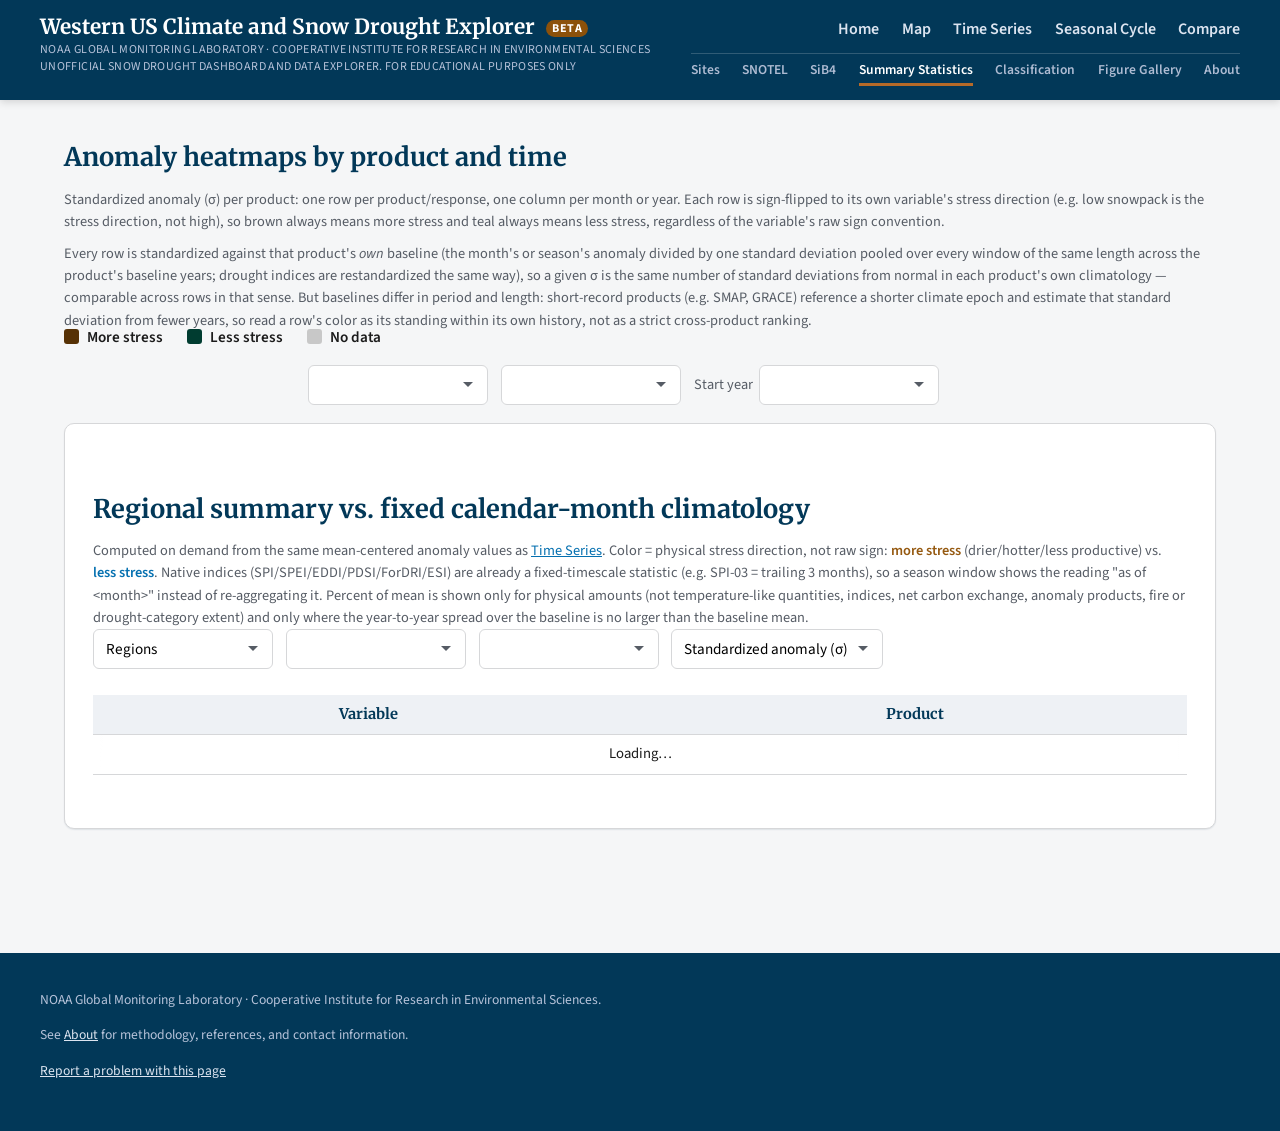
<file: data.html>
<!DOCTYPE html>
<html lang="en">
<head>
<meta charset="UTF-8">
<meta name="viewport" content="width=device-width, initial-scale=1.0">
<meta name="description" content="Regional summary table -- every product, one month/season/year at a time -- for the Western US snow drought dashboard.">
<title>Summary Statistics &mdash; Western US Climate and Snow Drought Explorer</title>
<link rel="icon" href="data:image/svg+xml,%3Csvg xmlns='http://www.w3.org/2000/svg' viewBox='0 0 24 24'%3E%3Cg stroke='%23162e51' stroke-width='2' stroke-linecap='round'%3E%3Cline x1='12' y1='2' x2='12' y2='22'/%3E%3Cline x1='4' y1='6' x2='20' y2='18'/%3E%3Cline x1='4' y1='18' x2='20' y2='6'/%3E%3C/g%3E%3C/svg%3E">
<link rel="preconnect" href="https://fonts.googleapis.com">
<link href="https://fonts.googleapis.com/css2?family=Source+Sans+Pro:wght@400;600;700&family=Merriweather:wght@700;900&display=swap" rel="stylesheet">
<link rel="stylesheet" href="css/style.css?v=5ee17f231b">
<script src="https://cdn.plot.ly/plotly-2.35.2.min.js"></script>
</head>
<body>

<header class="site-header">
  <div class="header-inner">
    <h1 class="wordmark-h1"><a class="wordmark" href="home.html">Western US Climate and Snow Drought Explorer <span class="beta-tag">BETA</span>
      <small>NOAA Global Monitoring Laboratory &middot; Cooperative Institute for Research in Environmental Sciences</small>
      <small>Unofficial snow drought dashboard and data explorer. For educational purposes only</small>
    </a></h1>
    <button class="nav-toggle" id="nav-toggle" type="button" aria-label="Toggle navigation" aria-expanded="false" aria-controls="site-nav"><span></span><span></span><span></span></button>
        <nav class="site-nav" id="site-nav">
      <div class="nav-primary">
        <a href="home.html">Home</a>
        <a href="map.html">Map</a>
        <a href="explore.html">Time Series</a>
        <a href="seasonal.html">Seasonal Cycle</a>
        <a href="compare.html">Compare</a>
      </div>
      <div class="nav-secondary">
        <a href="sites.html">Sites</a>
        <a href="snotel.html">SNOTEL</a>
        <a href="sib4.html">SiB4</a>
        <a href="data.html" class="active">Summary Statistics</a>
        <a href="classification.html">Classification</a>
        <a href="gallery.html">Figure Gallery</a>
        <a href="about.html">About</a>
      </div>
    </nav>
  </div>
</header>

<main>

  <section id="heatmaps">
    <h2>Anomaly heatmaps by product and time</h2>
    <p class="finding-note">Standardized anomaly (&sigma;) per product: one
      row per product/response, one column per month or year. Each row is
      sign-flipped to its own variable's stress direction (e.g. low
      snowpack is the stress direction, not high), so brown always means more stress
      and teal always means less stress, regardless of the variable's raw sign
      convention.</p>
    <p class="finding-note">Every row is standardized against that product's
      <em>own</em> baseline (the month's or season's anomaly divided by one
      standard deviation pooled over every window of the same length across
      the product's baseline years; drought indices are restandardized the
      same way), so a given
      &sigma; is the same number of standard deviations from normal in each
      product's own climatology &mdash; comparable across rows in that sense.
      But baselines differ in period and length: short-record products (e.g.
      SMAP, GRACE) reference a shorter climate epoch and estimate that standard
      deviation from fewer years, so read a row's color as its standing within
      its own history, not as a strict cross-product ranking.</p>
    <div class="heatmap-legend-key">
      <span><span class="heatmap-legend-swatch" style="background:#563105;"></span> More stress</span>
      <span><span class="heatmap-legend-swatch" style="background:#003c30;"></span> Less stress</span>
      <span><span class="heatmap-legend-swatch" style="background:#c8c8c8;"></span> No data</span>
    </div>
    <div class="heatmap-layout">
      <nav class="category-tabs" id="heatmap-category-tabs" aria-label="Category"></nav>

      <div>
        <div class="selector-row">
          <select id="heatmap-family-select" aria-label="Heatmap family"></select>
          <select id="heatmap-region-select" aria-label="Region"></select>
          <label class="boundary-toggle" for="heatmap-start-year-select">Start year
            <select id="heatmap-start-year-select" aria-label="Start year"></select>
          </label>
        </div>
        <h3 id="heatmap-title" class="figure-title"></h3>
        <div class="heatmap-chart-scroll"><div id="heatmap-chart"></div></div>
      </div>
    </div>
  </section>

  <section class="panel" id="summary">
    <h2>Regional summary vs. fixed calendar-month climatology</h2>
    <p class="finding-note">
      Computed on demand from the same mean-centered anomaly values as
      <a href="explore.html">Time Series</a>. Color = physical stress
      direction, not raw sign:
      <span style="color:#955910; font-weight:600;">more stress</span>
      (drier/hotter/less productive) vs.
      <span style="color:#0570b0; font-weight:600;">less stress</span>.
      Native indices (SPI/SPEI/EDDI/PDSI/ForDRI/ESI) are already a
      fixed-timescale statistic (e.g. SPI-03 = trailing 3 months), so a
      season window shows the reading "as of &lt;month&gt;" instead of
      re-aggregating it. Percent of mean is shown only for physical amounts
      (not temperature-like quantities, indices, net carbon exchange, anomaly
      products, fire or drought-category extent) and only where the
      year-to-year spread over the baseline is no larger than the baseline mean.
    </p>
    <div class="selector-row">
      <select id="summary-region-group-select" aria-label="Regions">
        <option value="summary" selected>Regions</option>
        <option value="states">States</option>
        <option value="huc2">HUC2 regions</option>
      </select>
      <select id="summary-window-select" aria-label="Window"></select>
      <select id="summary-year-select" aria-label="Year"></select>
      <select id="summary-value-select" aria-label="Value to display">
        <option value="sigma" selected>Standardized anomaly (&sigma;)</option>
        <option value="anomaly_raw">Anomaly (raw units)</option>
        <option value="percentile">Percentile</option>
        <option value="raw">Raw units</option>
        <option value="percent_of_normal">Percent of mean</option>
        <option value="rank">Rank on record</option>
      </select>
    </div>
    <p id="summary-value-glossary" class="value-glossary"></p>
    <div class="summary-table-scroll">
      <table class="headline-table" id="summary-table">
        <thead>
          <tr id="summary-table-header"><th>Variable</th><th>Product</th></tr>
        </thead>
        <tbody id="summary-table-body">
          <tr><td colspan="2">Loading&hellip;</td></tr>
        </tbody>
      </table>
    </div>
    <p id="summary-missing-note" class="value-glossary"></p>
  </section>

</main>

<footer class="site-footer">
  <div class="footer-inner">
    <p>
      NOAA Global Monitoring Laboratory &middot; Cooperative Institute for
      Research in Environmental Sciences.
    </p>
    <p>
      See <a href="about.html">About</a> for methodology, references, and
      contact information.
    </p>
  </div>
</footer>

<script src="js/common.js?v=b869f11c2c"></script>
<script src="js/ncl-colormaps.js?v=99c2e2cc5e"></script>
<script src="js/heatmaps.js?v=21fc0d5078"></script>
<script src="js/summary.js?v=b84e77fce7"></script>
</body>
</html>
</file>
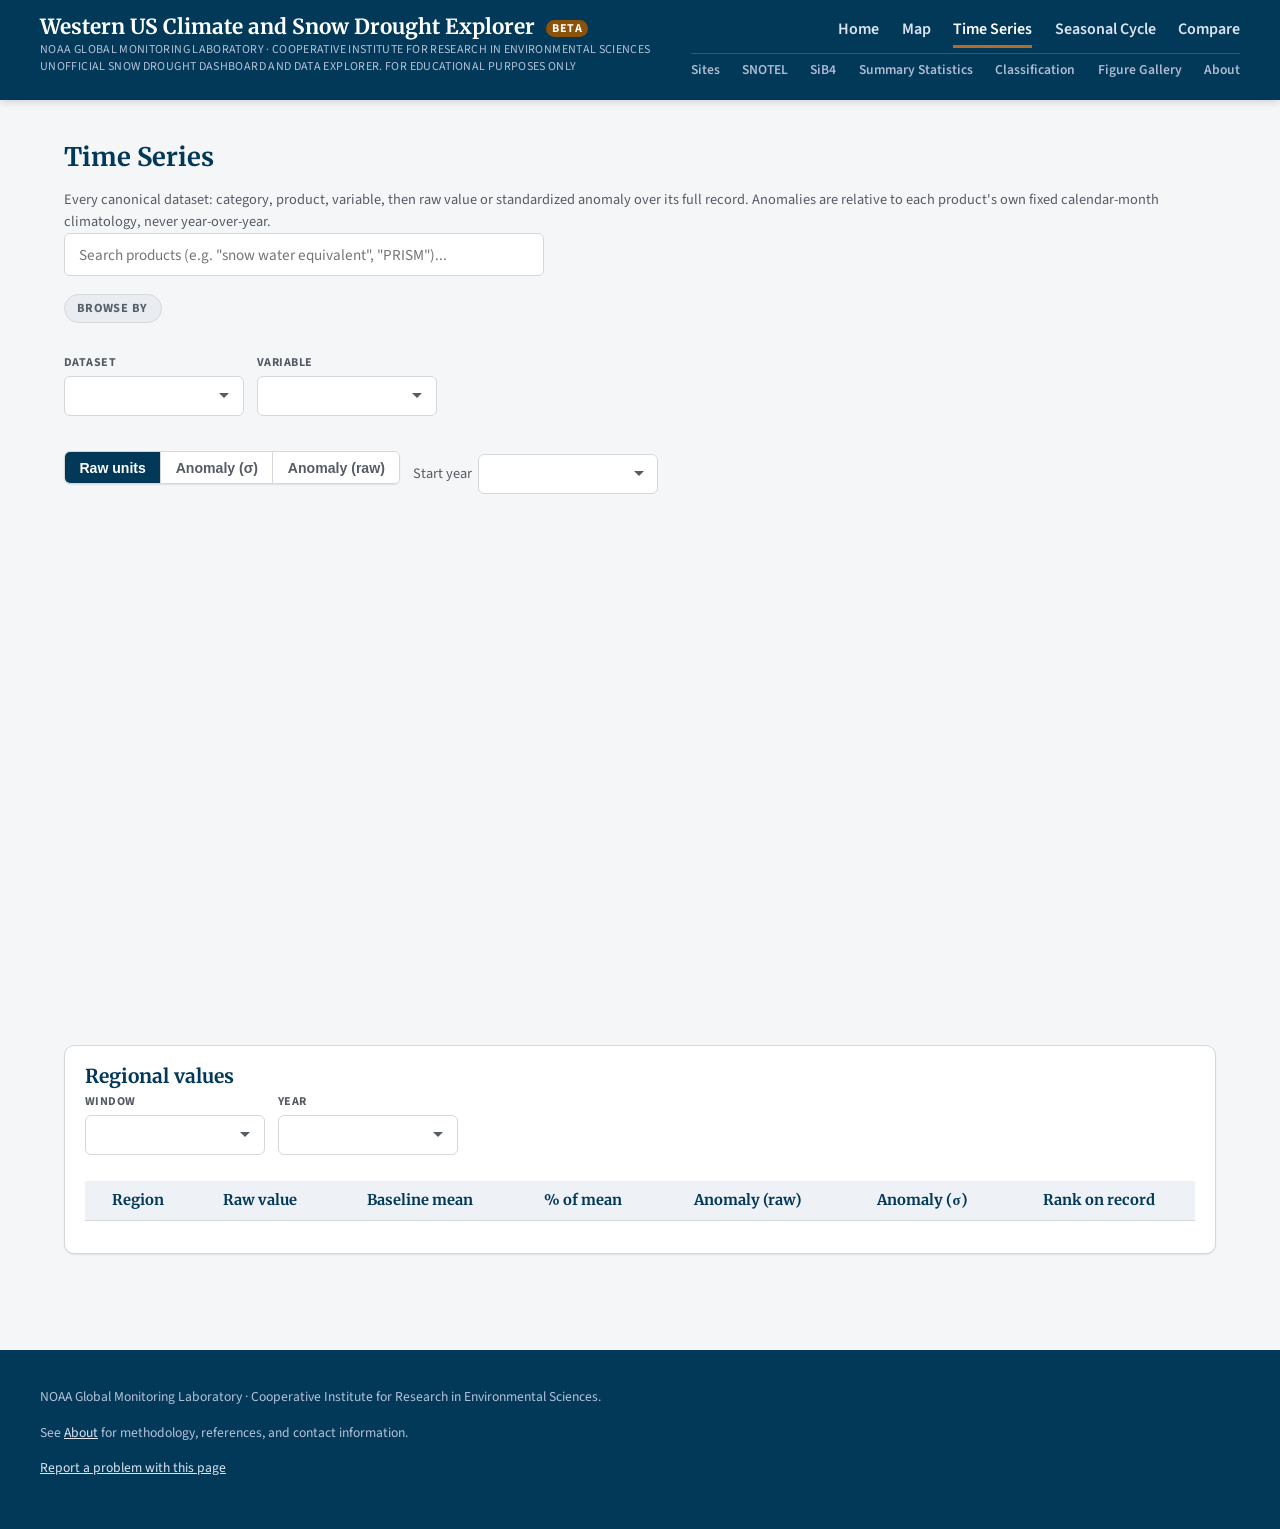
<file: explore.html>
<!DOCTYPE html>
<html lang="en">
<head>
<meta charset="UTF-8">
<meta name="viewport" content="width=device-width, initial-scale=1.0">
<meta name="description" content="Monthly time series -- raw values and standardized anomalies -- for every dataset in the Western US snow drought dashboard.">
<title>Time Series &mdash; Western US Climate and Snow Drought Explorer</title>
<link rel="icon" href="data:image/svg+xml,%3Csvg xmlns='http://www.w3.org/2000/svg' viewBox='0 0 24 24'%3E%3Cg stroke='%23162e51' stroke-width='2' stroke-linecap='round'%3E%3Cline x1='12' y1='2' x2='12' y2='22'/%3E%3Cline x1='4' y1='6' x2='20' y2='18'/%3E%3Cline x1='4' y1='18' x2='20' y2='6'/%3E%3C/g%3E%3C/svg%3E">
<link rel="preconnect" href="https://fonts.googleapis.com">
<link href="https://fonts.googleapis.com/css2?family=Source+Sans+Pro:wght@400;600;700&family=Merriweather:wght@700;900&display=swap" rel="stylesheet">
<link rel="stylesheet" href="css/style.css?v=5ee17f231b">
<script src="https://cdn.plot.ly/plotly-2.35.2.min.js"></script>
</head>
<body>

<header class="site-header">
  <div class="header-inner">
    <h1 class="wordmark-h1"><a class="wordmark" href="home.html">Western US Climate and Snow Drought Explorer <span class="beta-tag">BETA</span>
      <small>NOAA Global Monitoring Laboratory &middot; Cooperative Institute for Research in Environmental Sciences</small>
      <small>Unofficial snow drought dashboard and data explorer. For educational purposes only</small>
    </a></h1>
    <button class="nav-toggle" id="nav-toggle" type="button" aria-label="Toggle navigation" aria-expanded="false" aria-controls="site-nav"><span></span><span></span><span></span></button>
        <nav class="site-nav" id="site-nav">
      <div class="nav-primary">
        <a href="home.html">Home</a>
        <a href="map.html">Map</a>
        <a href="explore.html" class="active">Time Series</a>
        <a href="seasonal.html">Seasonal Cycle</a>
        <a href="compare.html">Compare</a>
      </div>
      <div class="nav-secondary">
        <a href="sites.html">Sites</a>
        <a href="snotel.html">SNOTEL</a>
        <a href="sib4.html">SiB4</a>
        <a href="data.html">Summary Statistics</a>
        <a href="classification.html">Classification</a>
        <a href="gallery.html">Figure Gallery</a>
        <a href="about.html">About</a>
      </div>
    </nav>
  </div>
</header>

<main>

  <section id="explorer">
    <h2>Time Series</h2>
    <p class="finding-note">Every canonical dataset: category, product,
      variable, then raw value or standardized anomaly over its full
      record. Anomalies are relative to each product's own fixed
      calendar-month climatology, never year-over-year.</p>

    <div class="product-search-wrap">
      <input type="search" id="product-search" placeholder="Search products (e.g. &quot;snow water equivalent&quot;, &quot;PRISM&quot;)..." aria-label="Search products">
      <div id="product-search-results" class="search-results"></div>
    </div>

    <div class="explorer-layout">
      <div class="picker-pivot" id="picker-pivot" role="group" aria-label="Browse by dataset or by variable"></div>

      <div>
        <div class="selector-row">
          <label class="select-field">Dataset <select id="product-select" aria-label="Product"></select></label>
          <label class="select-field">Variable <select id="response-select" aria-label="Variable"></select></label>
        </div>
        <div class="selector-row">
          <div class="region-toggle" id="region-toggle"></div>
        </div>
        <div class="selector-row">
          <div class="series-toggle" id="timeseries-toggle">
            <button data-series="value" class="active">Raw units</button>
            <button data-series="sigma">Anomaly (&sigma;)</button>
            <button data-series="anomaly">Anomaly (raw)</button>
          </div>
          <label class="boundary-toggle" for="timeseries-start-year-select">Start year
            <select id="timeseries-start-year-select" aria-label="Start year"></select>
          </label>
        </div>
        <p class="value-glossary" id="timeseries-sigma-note"></p>
        <h3 class="figure-title" id="timeseries-title"></h3>
        <div class="product-meta" id="product-meta"></div>
        <div id="timeseries-chart" style="height:480px;"></div>

        <div class="region-table-card" id="timeseries-region-table-wrap">
          <h3 id="timeseries-region-table-heading">Regional values</h3>
          <div class="selector-row">
            <label class="select-field">Window <select id="timeseries-table-window-select" aria-label="Table window"></select></label>
            <label class="select-field">Year <select id="timeseries-table-year-select" aria-label="Table year"></select></label>
          </div>
          <p id="timeseries-region-table-note" class="value-glossary"></p>
          <div class="table-scroll">
            <table class="headline-table region-values-table" id="timeseries-region-table">
              <thead><tr><th>Region</th><th id="timeseries-region-rawval-th">Raw value</th><th>Baseline mean</th><th class="pct-normal-th">% of mean</th><th>Anomaly (raw)</th><th>Anomaly (&sigma;)</th><th>Rank on record</th></tr></thead>
              <tbody id="timeseries-region-table-body"></tbody>
            </table>
          </div>
        </div>
      </div>
    </div>
  </section>

</main>

<footer class="site-footer">
  <div class="footer-inner">
    <p>
      NOAA Global Monitoring Laboratory &middot; Cooperative Institute for
      Research in Environmental Sciences.
    </p>
    <p>
      See <a href="about.html">About</a> for methodology, references, and
      contact information.
    </p>
  </div>
</footer>

<script src="js/common.js?v=b869f11c2c"></script>
<script src="js/product-picker.js?v=8e04bf0571"></script>
<script src="js/explore.js?v=d55310d2af"></script>
</body>
</html>
</file>
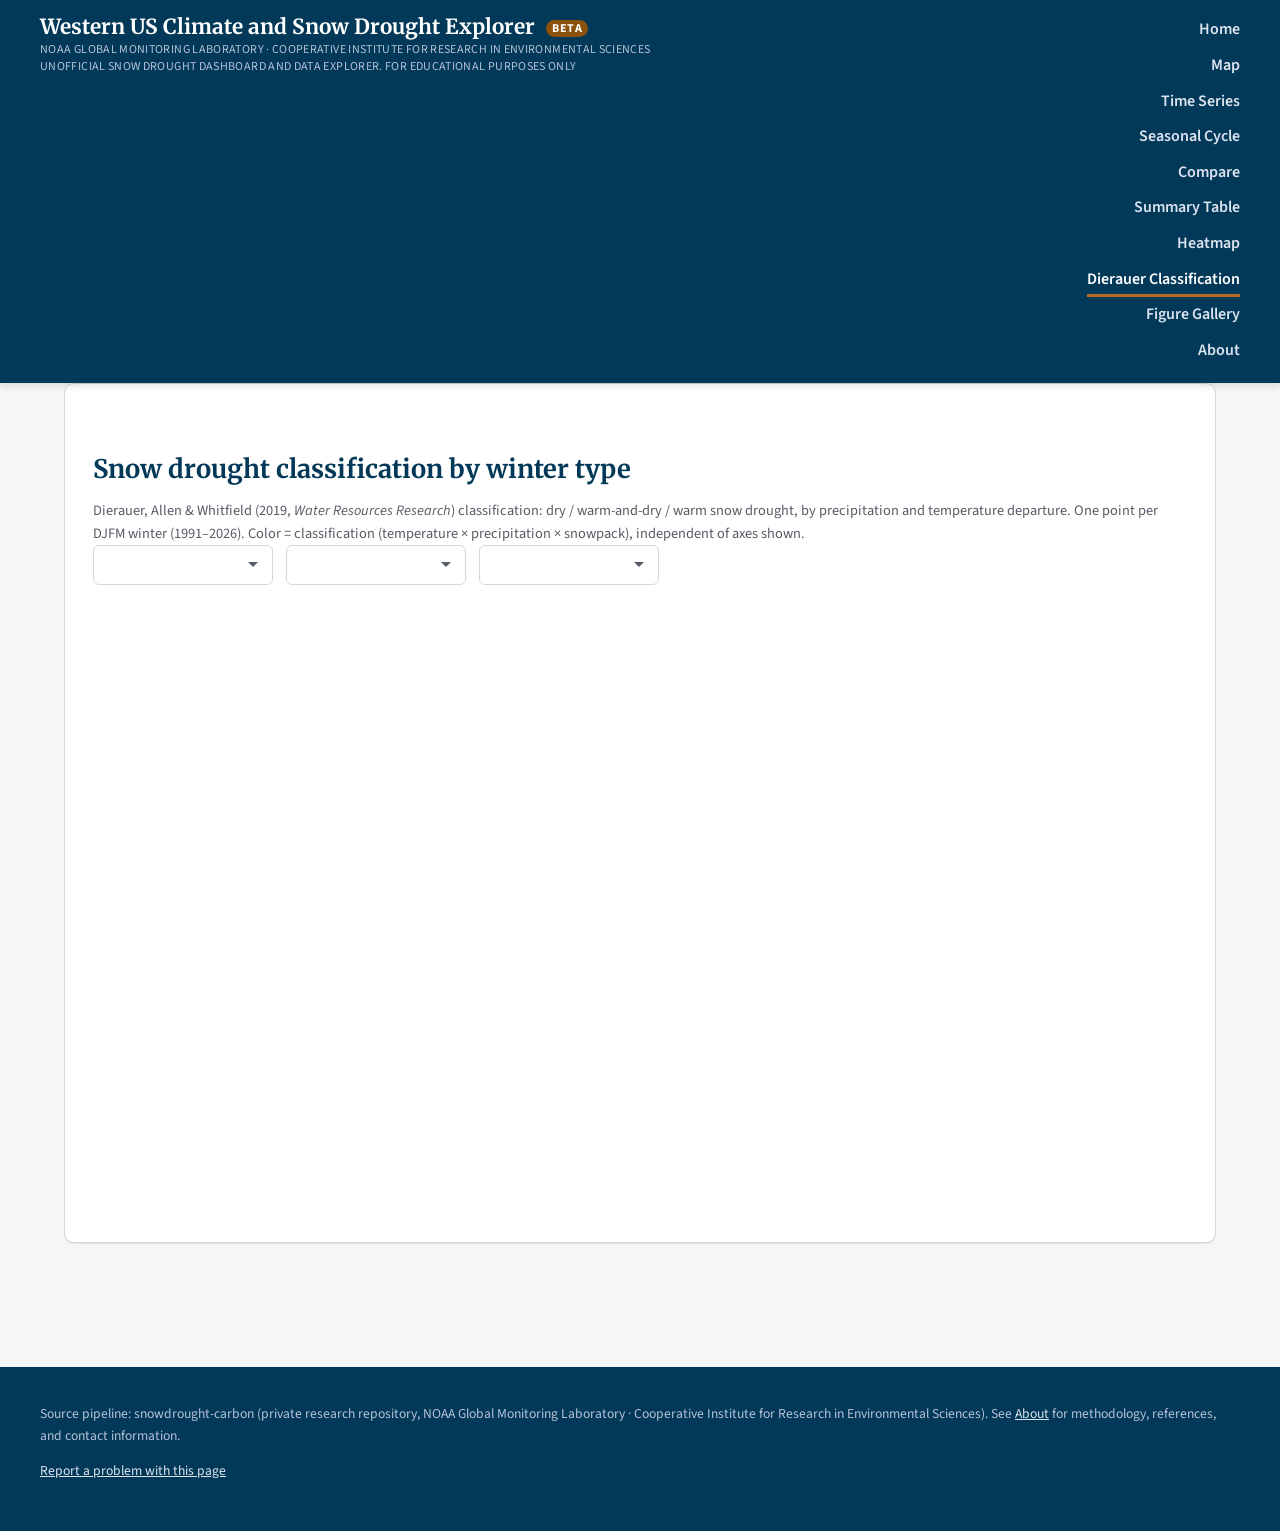
<file: findings.html>
<!DOCTYPE html>
<html lang="en">
<head>
<meta charset="UTF-8">
<meta name="viewport" content="width=device-width, initial-scale=1.0">
<meta name="description" content="Dierauer, Allen & Whitfield (2019) dry / warm-and-dry / warm snow drought classification by winter, for the Western US snow drought pipeline.">
<title>Dierauer Classification &mdash; 2025-2026 Western US Climate and Snow Drought Explorer</title>
<link rel="icon" href="data:image/svg+xml,%3Csvg xmlns='http://www.w3.org/2000/svg' viewBox='0 0 24 24'%3E%3Cg stroke='%23162e51' stroke-width='2' stroke-linecap='round'%3E%3Cline x1='12' y1='2' x2='12' y2='22'/%3E%3Cline x1='4' y1='6' x2='20' y2='18'/%3E%3Cline x1='4' y1='18' x2='20' y2='6'/%3E%3C/g%3E%3C/svg%3E">
<link rel="preconnect" href="https://fonts.googleapis.com">
<link href="https://fonts.googleapis.com/css2?family=Source+Sans+Pro:wght@400;600;700&family=Merriweather:wght@700;900&display=swap" rel="stylesheet">
<link rel="stylesheet" href="css/style.css">
<script src="https://cdn.plot.ly/plotly-2.35.2.min.js"></script>
</head>
<body>

<header class="site-header">
  <div class="header-inner">
    <h1 class="wordmark-h1"><a class="wordmark" href="index.html">Western US Climate and Snow Drought Explorer <span class="beta-tag">BETA</span>
      <small>NOAA Global Monitoring Laboratory &middot; Cooperative Institute for Research in Environmental Sciences</small>
      <small>Unofficial snow drought dashboard and data explorer. For educational purposes only</small>
    </a></h1>
    <button class="nav-toggle" id="nav-toggle" type="button" aria-label="Toggle navigation" aria-expanded="false" aria-controls="site-nav"><span></span><span></span><span></span></button>
    <nav class="site-nav" id="site-nav">
      <a href="index.html">Home</a>
      <a href="map.html">Map</a>
      <a href="explore.html">Time Series</a>
      <a href="seasonal.html">Seasonal Cycle</a>
      <a href="compare.html">Compare</a>
      <a href="data.html">Summary Table</a>
      <a href="heatmaps.html">Heatmap</a>
      <a href="findings.html" class="active">Dierauer Classification</a>
      <a href="gallery.html">Figure Gallery</a>
      <a href="about.html">About</a>
    </nav>
  </div>
</header>

<main>

  <section id="snow-drought-classification">
    <div class="panel finding-card">
      <h2>Snow drought classification by winter type</h2>
      <p class="finding-note">
        Dierauer, Allen &amp; Whitfield (2019, <em>Water Resources
        Research</em>) classification: dry / warm-and-dry / warm snow
        drought, by precipitation and temperature departure. One point per
        DJFM winter (1991&ndash;2026). Color = classification (temperature
        &times; precipitation &times; snowpack), independent of axes shown.
      </p>
      <div class="selector-row">
        <select id="quadrant-region-select" aria-label="Region"></select>
        <select id="quadrant-x-select" aria-label="X axis"></select>
        <select id="quadrant-y-select" aria-label="Y axis"></select>
      </div>
      <div id="quadrant-chart"></div>
    </div>
  </section>

</main>

<footer class="site-footer">
  <div class="footer-inner">
    <p>
      Source pipeline: snowdrought-carbon (private research repository, NOAA
      Global Monitoring Laboratory &middot; Cooperative Institute for
      Research in Environmental Sciences). See <a href="about.html">About</a>
      for methodology, references, and contact information.
    </p>
  </div>
</footer>

<script src="js/common.js"></script>
<script src="js/findings.js"></script>
</body>
</html>
</file>
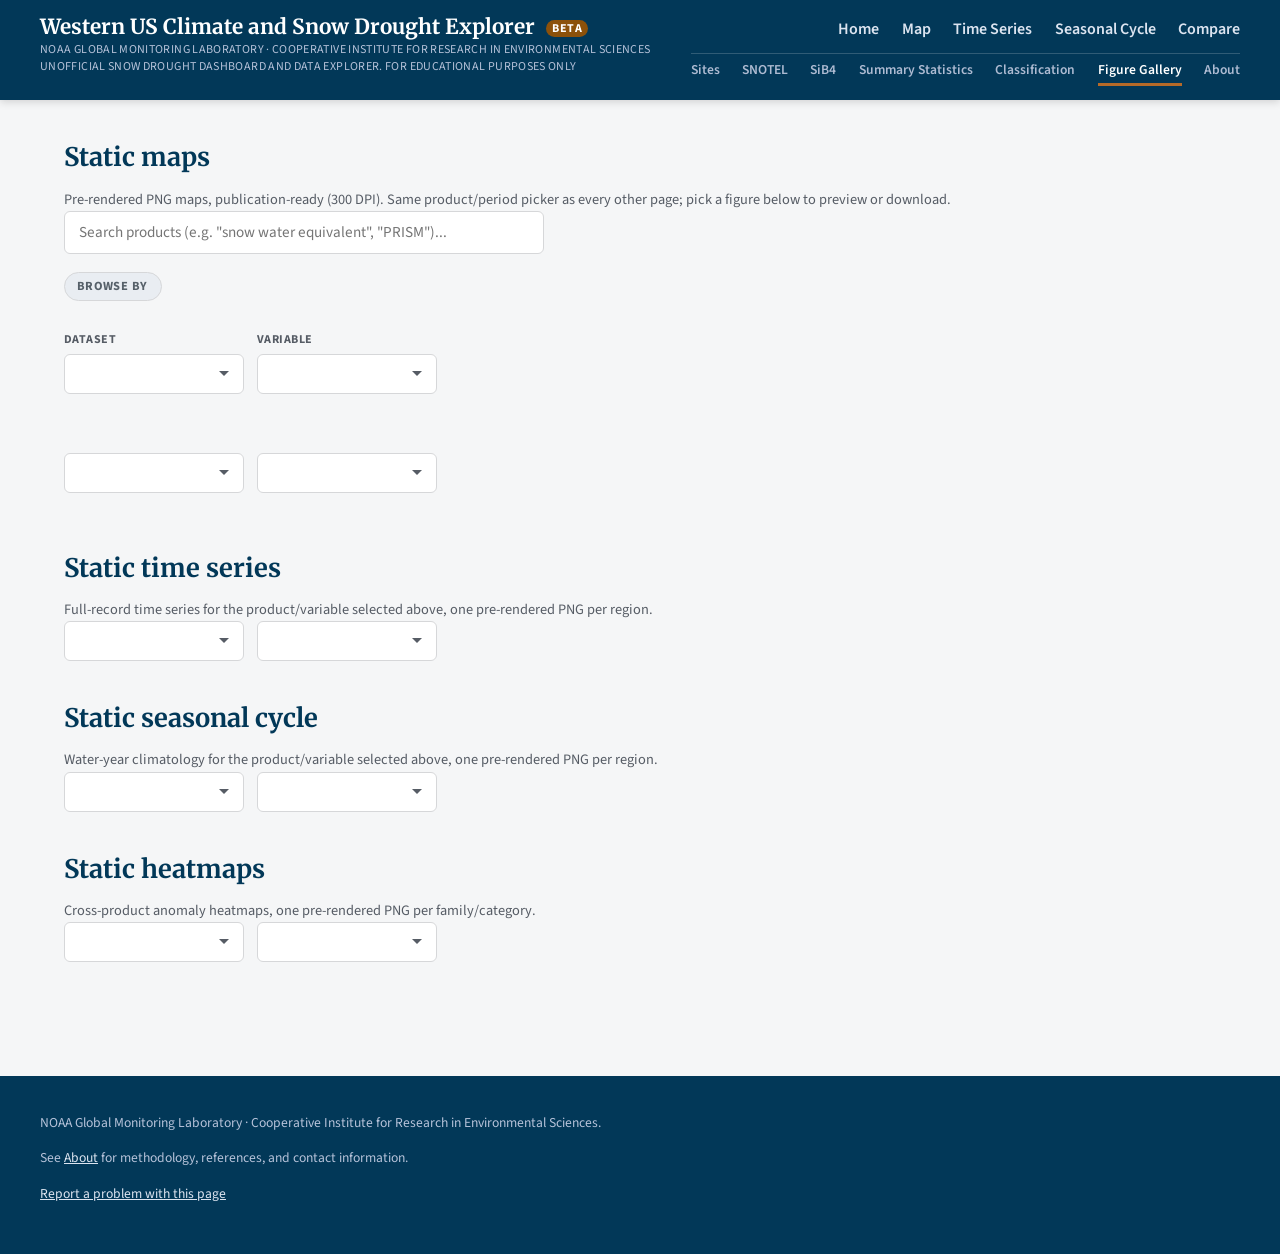
<file: gallery.html>
<!DOCTYPE html>
<html lang="en">
<head>
<meta charset="UTF-8">
<meta name="viewport" content="width=device-width, initial-scale=1.0">
<meta name="description" content="Browse and download pre-rendered static PNG maps and cross-product heatmaps, publication-ready, for the Western US snow drought dashboard.">
<title>Figure Gallery &mdash; Western US Climate and Snow Drought Explorer</title>
<link rel="icon" href="data:image/svg+xml,%3Csvg xmlns='http://www.w3.org/2000/svg' viewBox='0 0 24 24'%3E%3Cg stroke='%23162e51' stroke-width='2' stroke-linecap='round'%3E%3Cline x1='12' y1='2' x2='12' y2='22'/%3E%3Cline x1='4' y1='6' x2='20' y2='18'/%3E%3Cline x1='4' y1='18' x2='20' y2='6'/%3E%3C/g%3E%3C/svg%3E">
<link rel="preconnect" href="https://fonts.googleapis.com">
<link href="https://fonts.googleapis.com/css2?family=Source+Sans+Pro:wght@400;600;700&family=Merriweather:wght@700;900&display=swap" rel="stylesheet">
<link rel="stylesheet" href="css/style.css?v=5ee17f231b">
</head>
<body>

<header class="site-header">
  <div class="header-inner">
    <h1 class="wordmark-h1"><a class="wordmark" href="home.html">Western US Climate and Snow Drought Explorer <span class="beta-tag">BETA</span>
      <small>NOAA Global Monitoring Laboratory &middot; Cooperative Institute for Research in Environmental Sciences</small>
      <small>Unofficial snow drought dashboard and data explorer. For educational purposes only</small>
    </a></h1>
    <button class="nav-toggle" id="nav-toggle" type="button" aria-label="Toggle navigation" aria-expanded="false" aria-controls="site-nav"><span></span><span></span><span></span></button>
        <nav class="site-nav" id="site-nav">
      <div class="nav-primary">
        <a href="home.html">Home</a>
        <a href="map.html">Map</a>
        <a href="explore.html">Time Series</a>
        <a href="seasonal.html">Seasonal Cycle</a>
        <a href="compare.html">Compare</a>
      </div>
      <div class="nav-secondary">
        <a href="sites.html">Sites</a>
        <a href="snotel.html">SNOTEL</a>
        <a href="sib4.html">SiB4</a>
        <a href="data.html">Summary Statistics</a>
        <a href="classification.html">Classification</a>
        <a href="gallery.html" class="active">Figure Gallery</a>
        <a href="about.html">About</a>
      </div>
    </nav>
  </div>
</header>

<main>

  <section id="map-gallery">
    <h2>Static maps</h2>
    <p class="finding-note">Pre-rendered PNG maps, publication-ready (300 DPI). Same product/period picker as every other page; pick a figure below to preview or download.</p>

    <div class="product-search-wrap">
      <input type="search" id="product-search" placeholder="Search products (e.g. &quot;snow water equivalent&quot;, &quot;PRISM&quot;)..." aria-label="Search products">
      <div id="product-search-results" class="search-results"></div>
    </div>

    <div class="explorer-layout">
      <div class="picker-pivot" id="picker-pivot" role="group" aria-label="Browse by dataset or by variable"></div>

      <div>
        <div class="selector-row">
          <label class="select-field">Dataset <select id="product-select" aria-label="Product"></select></label>
          <label class="select-field">Variable <select id="response-select" aria-label="Variable"></select></label>
        </div>
        <div id="region-toggle" style="display:none;"></div>
        <div class="product-meta" id="product-meta"></div>

        <div class="selector-row">
          <select id="gallery-period-select" aria-label="Month or season"></select>
          <select id="gallery-figure-select" aria-label="Figure"></select>
        </div>
        <div id="gallery-map-empty" class="map-empty" style="display:none;">No static map available for this selection.</div>
        <div id="gallery-map-wrap" style="display:none;">
          <img id="gallery-map-img" alt="" style="max-width:100%; display:block; border:1px solid var(--border); border-radius:var(--radius-sm);">
          <div class="ol-actions" style="margin-top:0.8rem; max-width:220px;">
            <a id="gallery-map-download" download>Download PNG</a>
          </div>
        </div>
      </div>
    </div>
  </section>

  <section id="timeseries-gallery">
    <h2>Static time series</h2>
    <p class="finding-note">Full-record time series for the product/variable selected above, one pre-rendered PNG per region.</p>
    <div class="selector-row">
      <select id="gallery-timeseries-region-select" aria-label="Region"></select>
      <select id="gallery-timeseries-figure-select" aria-label="Figure"></select>
    </div>
    <div id="gallery-timeseries-empty" class="map-empty" style="display:none;">No static time series available for this selection.</div>
    <div id="gallery-timeseries-wrap" style="display:none;">
      <img id="gallery-timeseries-img" alt="" style="max-width:100%; display:block; border:1px solid var(--border); border-radius:var(--radius-sm);">
      <div class="ol-actions" style="margin-top:0.8rem; max-width:220px;">
        <a id="gallery-timeseries-download" download>Download PNG</a>
      </div>
    </div>
  </section>

  <section id="seasonal-gallery">
    <h2>Static seasonal cycle</h2>
    <p class="finding-note">Water-year climatology for the product/variable selected above, one pre-rendered PNG per region.</p>
    <div class="selector-row">
      <select id="gallery-seasonal-region-select" aria-label="Region"></select>
      <select id="gallery-seasonal-figure-select" aria-label="Figure"></select>
    </div>
    <div id="gallery-seasonal-empty" class="map-empty" style="display:none;">No static seasonal cycle available for this selection.</div>
    <div id="gallery-seasonal-wrap" style="display:none;">
      <img id="gallery-seasonal-img" alt="" style="max-width:100%; display:block; border:1px solid var(--border); border-radius:var(--radius-sm);">
      <div class="ol-actions" style="margin-top:0.8rem; max-width:220px;">
        <a id="gallery-seasonal-download" download>Download PNG</a>
      </div>
    </div>
  </section>

  <section id="heatmap-gallery">
    <h2>Static heatmaps</h2>
    <p class="finding-note">Cross-product anomaly heatmaps, one pre-rendered PNG per family/category.</p>
    <div class="selector-row">
      <select id="gallery-heatmap-family-select" aria-label="Heatmap family"></select>
      <select id="gallery-heatmap-category-select" aria-label="Category"></select>
    </div>
    <div id="gallery-heatmap-empty" class="map-empty" style="display:none;">No static heatmap available for this selection.</div>
    <div id="gallery-heatmap-wrap" style="display:none;">
      <img id="gallery-heatmap-img" alt="" style="max-width:100%; display:block; border:1px solid var(--border); border-radius:var(--radius-sm);">
      <div class="ol-actions" style="margin-top:0.8rem; max-width:220px;">
        <a id="gallery-heatmap-download" download>Download PNG</a>
      </div>
    </div>
  </section>

</main>

<footer class="site-footer">
  <div class="footer-inner">
    <p>
      NOAA Global Monitoring Laboratory &middot; Cooperative Institute for
      Research in Environmental Sciences.
    </p>
    <p>
      See <a href="about.html">About</a> for methodology, references, and
      contact information.
    </p>
  </div>
</footer>

<script src="js/common.js?v=b869f11c2c"></script>
<script src="js/product-picker.js?v=8e04bf0571"></script>
<script src="js/gallery.js?v=c4d89a19f9"></script>
</body>
</html>
</file>
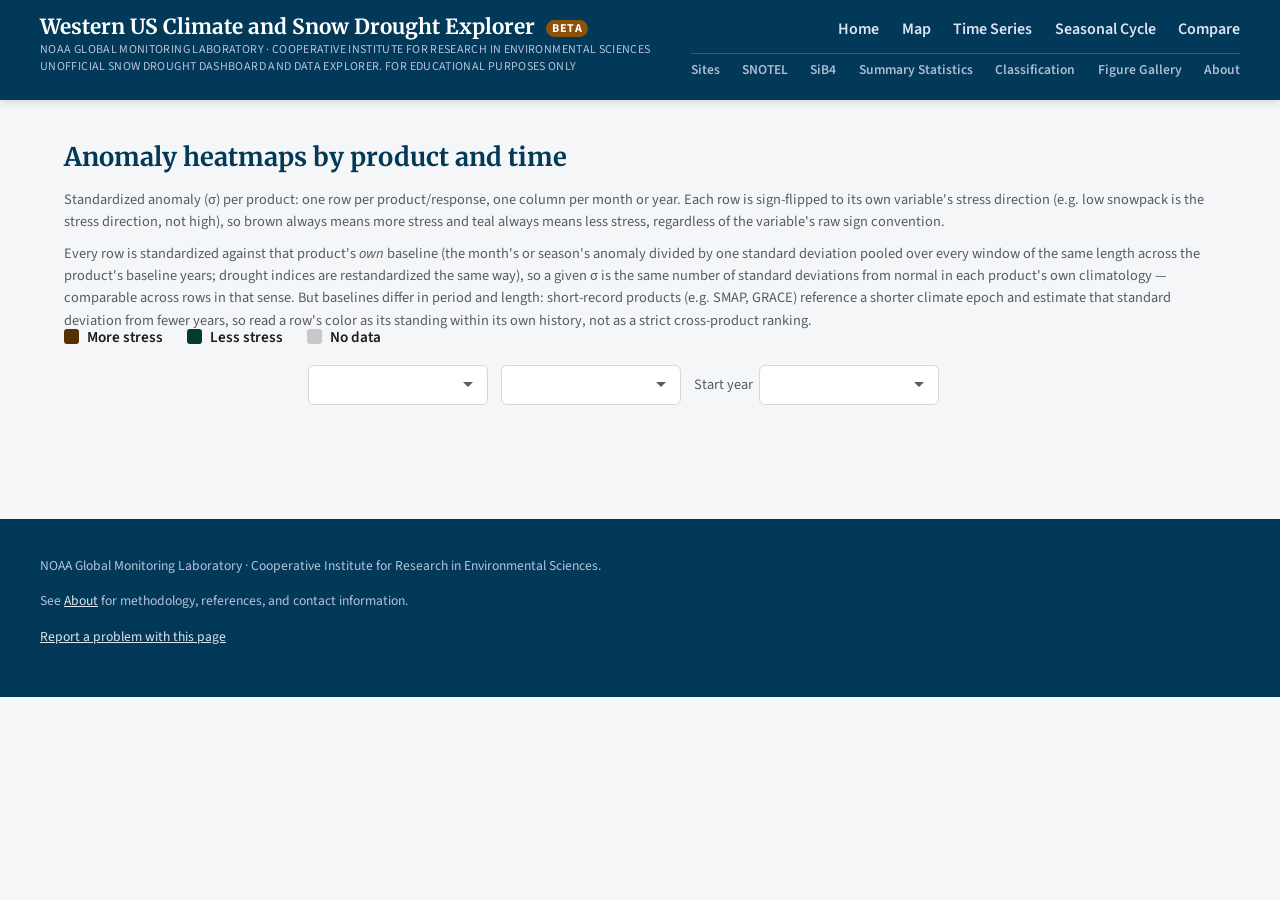
<file: heatmaps.html>
<!DOCTYPE html>
<html lang="en">
<head>
<meta charset="UTF-8">
<meta name="viewport" content="width=device-width, initial-scale=1.0">
<meta name="description" content="Cross-product standardized-anomaly heatmaps, by month or season/year, for the Western US snow drought dashboard.">
<title>Heatmap &mdash; Western US Climate and Snow Drought Explorer</title>
<link rel="icon" href="data:image/svg+xml,%3Csvg xmlns='http://www.w3.org/2000/svg' viewBox='0 0 24 24'%3E%3Cg stroke='%23162e51' stroke-width='2' stroke-linecap='round'%3E%3Cline x1='12' y1='2' x2='12' y2='22'/%3E%3Cline x1='4' y1='6' x2='20' y2='18'/%3E%3Cline x1='4' y1='18' x2='20' y2='6'/%3E%3C/g%3E%3C/svg%3E">
<link rel="preconnect" href="https://fonts.googleapis.com">
<link href="https://fonts.googleapis.com/css2?family=Source+Sans+Pro:wght@400;600;700&family=Merriweather:wght@700;900&display=swap" rel="stylesheet">
<link rel="stylesheet" href="css/style.css?v=5ee17f231b">
<script src="https://cdn.plot.ly/plotly-2.35.2.min.js"></script>
</head>
<body>

<header class="site-header">
  <div class="header-inner">
    <h1 class="wordmark-h1"><a class="wordmark" href="home.html">Western US Climate and Snow Drought Explorer <span class="beta-tag">BETA</span>
      <small>NOAA Global Monitoring Laboratory &middot; Cooperative Institute for Research in Environmental Sciences</small>
      <small>Unofficial snow drought dashboard and data explorer. For educational purposes only</small>
    </a></h1>
    <button class="nav-toggle" id="nav-toggle" type="button" aria-label="Toggle navigation" aria-expanded="false" aria-controls="site-nav"><span></span><span></span><span></span></button>
    <nav class="site-nav" id="site-nav">
      <div class="nav-primary">
        <a href="home.html">Home</a>
        <a href="map.html">Map</a>
        <a href="explore.html">Time Series</a>
        <a href="seasonal.html">Seasonal Cycle</a>
        <a href="compare.html">Compare</a>
      </div>
      <div class="nav-secondary">
        <a href="sites.html">Sites</a>
        <a href="snotel.html">SNOTEL</a>
        <a href="sib4.html">SiB4</a>
        <a href="data.html">Summary Statistics</a>
        <a href="classification.html">Classification</a>
        <a href="gallery.html">Figure Gallery</a>
        <a href="about.html">About</a>
      </div>
    </nav>
  </div>
</header>

<main>

  <section id="heatmaps">
    <h2>Anomaly heatmaps by product and time</h2>
    <p class="finding-note">Standardized anomaly (&sigma;) per product: one
      row per product/response, one column per month or year. Each row is
      sign-flipped to its own variable's stress direction (e.g. low
      snowpack is the stress direction, not high), so brown always means more stress
      and teal always means less stress, regardless of the variable's raw sign
      convention.</p>
    <p class="finding-note">Every row is standardized against that product's
      <em>own</em> baseline (the month's or season's anomaly divided by one
      standard deviation pooled over every window of the same length across
      the product's baseline years; drought indices are restandardized the
      same way), so a given
      &sigma; is the same number of standard deviations from normal in each
      product's own climatology &mdash; comparable across rows in that sense.
      But baselines differ in period and length: short-record products (e.g.
      SMAP, GRACE) reference a shorter climate epoch and estimate that standard
      deviation from fewer years, so read a row's color as its standing within
      its own history, not as a strict cross-product ranking.</p>
    <div class="heatmap-legend-key">
      <span><span class="heatmap-legend-swatch" style="background:#563105;"></span> More stress</span>
      <span><span class="heatmap-legend-swatch" style="background:#003c30;"></span> Less stress</span>
      <span><span class="heatmap-legend-swatch" style="background:#c8c8c8;"></span> No data</span>
    </div>
    <div class="heatmap-layout">
      <nav class="category-tabs" id="heatmap-category-tabs" aria-label="Category"></nav>

      <div>
        <div class="selector-row">
          <select id="heatmap-family-select" aria-label="Heatmap family"></select>
          <select id="heatmap-region-select" aria-label="Region"></select>
          <label class="boundary-toggle" for="heatmap-start-year-select">Start year
            <select id="heatmap-start-year-select" aria-label="Start year"></select>
          </label>
        </div>
        <h3 id="heatmap-title" class="figure-title"></h3>
        <div class="heatmap-chart-scroll"><div id="heatmap-chart"></div></div>
      </div>
    </div>
  </section>

</main>

<footer class="site-footer">
  <div class="footer-inner">
    <p>
      NOAA Global Monitoring Laboratory &middot; Cooperative Institute for
      Research in Environmental Sciences.
    </p>
    <p>
      See <a href="about.html">About</a> for methodology, references, and
      contact information.
    </p>
  </div>
</footer>

<script src="js/common.js?v=b869f11c2c"></script>
<script src="js/ncl-colormaps.js?v=99c2e2cc5e"></script>
<script src="js/heatmaps.js?v=21fc0d5078"></script>
</body>
</html>
</file>
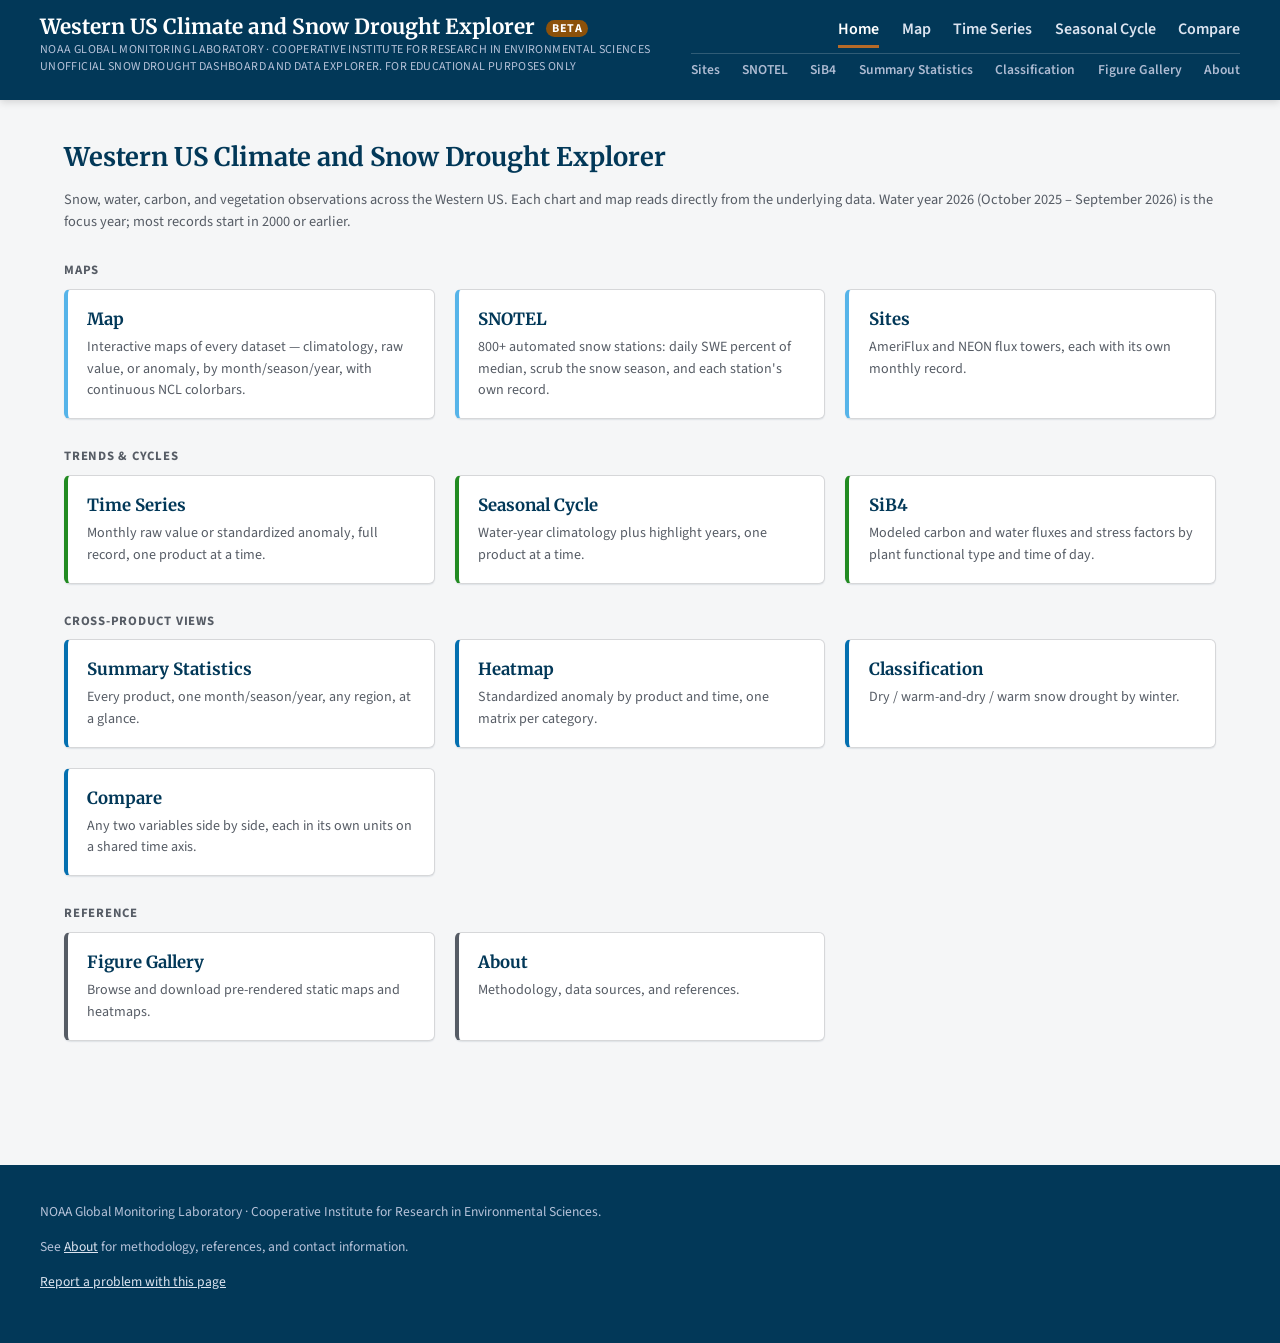
<file: home.html>
<!DOCTYPE html>
<html lang="en">
<head>
<meta charset="UTF-8">
<meta name="viewport" content="width=device-width, initial-scale=1.0">
<meta name="description" content="A data-forward dashboard tracking Western US snow drought across snow, water, carbon, and vegetation observations. Unofficial -- not a NOAA or NIDIS product.">
<title>Western US Climate and Snow Drought Explorer</title>
<link rel="icon" href="data:image/svg+xml,%3Csvg xmlns='http://www.w3.org/2000/svg' viewBox='0 0 24 24'%3E%3Cg stroke='%23162e51' stroke-width='2' stroke-linecap='round'%3E%3Cline x1='12' y1='2' x2='12' y2='22'/%3E%3Cline x1='4' y1='6' x2='20' y2='18'/%3E%3Cline x1='4' y1='18' x2='20' y2='6'/%3E%3C/g%3E%3C/svg%3E">
<link rel="preconnect" href="https://fonts.googleapis.com">
<link href="https://fonts.googleapis.com/css2?family=Source+Sans+Pro:wght@400;600;700&family=Merriweather:wght@700;900&display=swap" rel="stylesheet">
<link rel="stylesheet" href="css/style.css?v=5ee17f231b">
</head>
<body>

<header class="site-header">
  <div class="header-inner">
    <h1 class="wordmark-h1"><a class="wordmark" href="home.html">Western US Climate and Snow Drought Explorer <span class="beta-tag">BETA</span>
      <small>NOAA Global Monitoring Laboratory &middot; Cooperative Institute for Research in Environmental Sciences</small>
      <small>Unofficial snow drought dashboard and data explorer. For educational purposes only</small>
    </a></h1>
    <button class="nav-toggle" id="nav-toggle" type="button" aria-label="Toggle navigation" aria-expanded="false" aria-controls="site-nav"><span></span><span></span><span></span></button>
        <nav class="site-nav" id="site-nav">
      <div class="nav-primary">
        <a href="home.html" class="active">Home</a>
        <a href="map.html">Map</a>
        <a href="explore.html">Time Series</a>
        <a href="seasonal.html">Seasonal Cycle</a>
        <a href="compare.html">Compare</a>
      </div>
      <div class="nav-secondary">
        <a href="sites.html">Sites</a>
        <a href="snotel.html">SNOTEL</a>
        <a href="sib4.html">SiB4</a>
        <a href="data.html">Summary Statistics</a>
        <a href="classification.html">Classification</a>
        <a href="gallery.html">Figure Gallery</a>
        <a href="about.html">About</a>
      </div>
    </nav>
  </div>
</header>

<main>

  <section id="home">
    <h2>Western US Climate and Snow Drought Explorer</h2>
    <p class="finding-note">Snow, water, carbon, and vegetation observations
      across the Western US. Each chart and map reads
      directly from the underlying data. Water year 2026 (October 2025 &ndash;
      September 2026) is the focus year; most records start in 2000 or
      earlier.</p>

    <div class="home-nav-section" style="--group-accent: var(--cat-snow);">
      <p class="home-nav-section-title">Maps</p>
      <div class="home-nav-grid">
        <a class="home-nav-card" href="map.html">
          <strong>Map</strong>
          <span>Interactive maps of every dataset &mdash; climatology, raw value, or anomaly, by month/season/year, with continuous NCL colorbars.</span>
        </a>
        <a class="home-nav-card" href="snotel.html">
          <strong>SNOTEL</strong>
          <span>800+ automated snow stations: daily SWE percent of median, scrub the snow season, and each station's own record.</span>
        </a>
        <a class="home-nav-card" href="sites.html">
          <strong>Sites</strong>
          <span>AmeriFlux and NEON flux towers, each with its own monthly record.</span>
        </a>
      </div>
    </div>

    <div class="home-nav-section" style="--group-accent: var(--cat-vegetation);">
      <p class="home-nav-section-title">Trends &amp; cycles</p>
      <div class="home-nav-grid">
        <a class="home-nav-card" href="explore.html">
          <strong>Time Series</strong>
          <span>Monthly raw value or standardized anomaly, full record, one product at a time.</span>
        </a>
        <a class="home-nav-card" href="seasonal.html">
          <strong>Seasonal Cycle</strong>
          <span>Water-year climatology plus highlight years, one product at a time.</span>
        </a>
        <a class="home-nav-card" href="sib4.html">
          <strong>SiB4</strong>
          <span>Modeled carbon and water fluxes and stress factors by plant functional type and time of day.</span>
        </a>
      </div>
    </div>

    <div class="home-nav-section" style="--group-accent: var(--blue-dark);">
      <p class="home-nav-section-title">Cross-product views</p>
      <div class="home-nav-grid">
        <a class="home-nav-card" href="data.html">
          <strong>Summary Statistics</strong>
          <span>Every product, one month/season/year, any region, at a glance.</span>
        </a>
        <a class="home-nav-card" href="heatmaps.html">
          <strong>Heatmap</strong>
          <span>Standardized anomaly by product and time, one matrix per category.</span>
        </a>
        <a class="home-nav-card" href="classification.html">
          <strong>Classification</strong>
          <span>Dry / warm-and-dry / warm snow drought by winter.</span>
        </a>
        <a class="home-nav-card" href="compare.html">
          <strong>Compare</strong>
          <span>Any two variables side by side, each in its own units on a shared time axis.</span>
        </a>
      </div>
    </div>

    <div class="home-nav-section" style="--group-accent: var(--text-muted);">
      <p class="home-nav-section-title">Reference</p>
      <div class="home-nav-grid">
        <a class="home-nav-card" href="gallery.html">
          <strong>Figure Gallery</strong>
          <span>Browse and download pre-rendered static maps and heatmaps.</span>
        </a>
        <a class="home-nav-card" href="about.html">
          <strong>About</strong>
          <span>Methodology, data sources, and references.</span>
        </a>
      </div>
    </div>
  </section>

</main>

<footer class="site-footer">
  <div class="footer-inner">
    <p>
      NOAA Global Monitoring Laboratory &middot; Cooperative Institute for
      Research in Environmental Sciences.
    </p>
    <p>
      See <a href="about.html">About</a> for methodology, references, and
      contact information.
    </p>
  </div>
</footer>

<script src="js/common.js?v=b869f11c2c"></script>
</body>
</html>
</file>
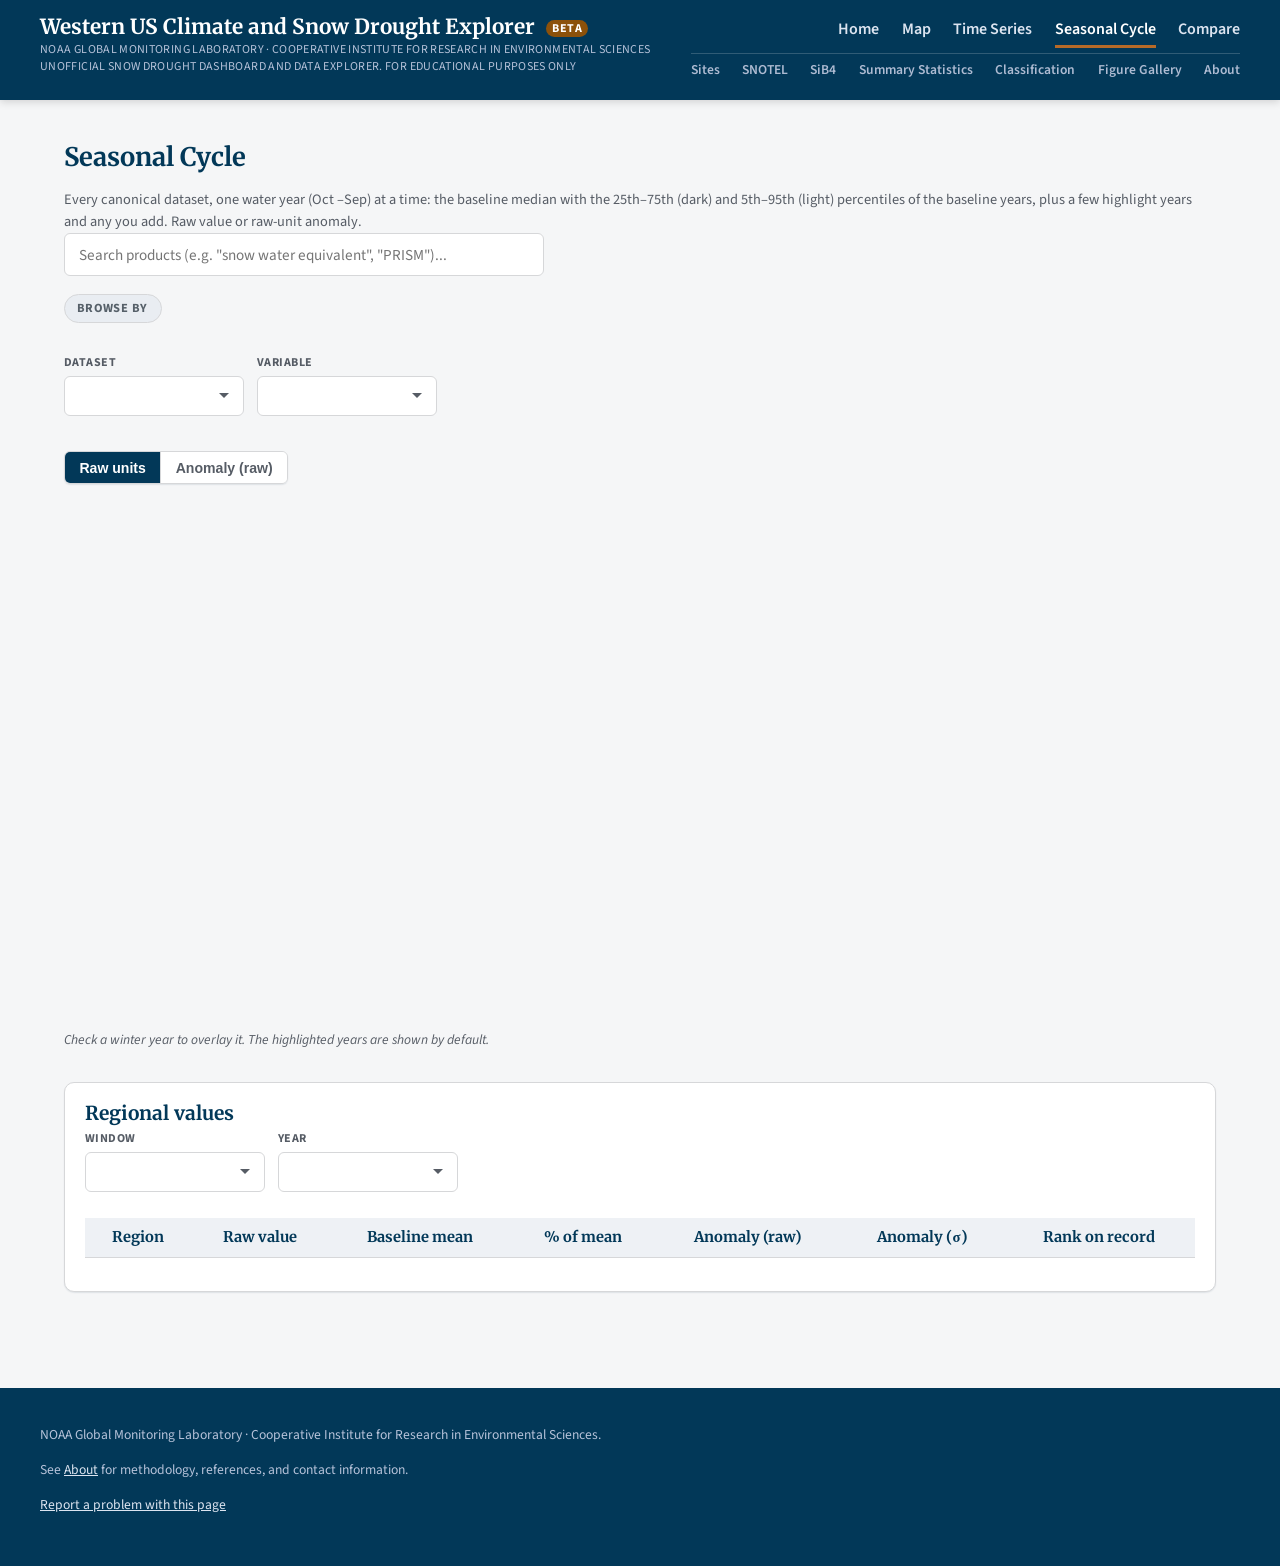
<file: seasonal.html>
<!DOCTYPE html>
<html lang="en">
<head>
<meta charset="UTF-8">
<meta name="viewport" content="width=device-width, initial-scale=1.0">
<meta name="description" content="Water-year seasonal cycle -- climatology plus highlight years -- for every dataset in the Western US snow drought dashboard.">
<title>Seasonal Cycle &mdash; Western US Climate and Snow Drought Explorer</title>
<link rel="icon" href="data:image/svg+xml,%3Csvg xmlns='http://www.w3.org/2000/svg' viewBox='0 0 24 24'%3E%3Cg stroke='%23162e51' stroke-width='2' stroke-linecap='round'%3E%3Cline x1='12' y1='2' x2='12' y2='22'/%3E%3Cline x1='4' y1='6' x2='20' y2='18'/%3E%3Cline x1='4' y1='18' x2='20' y2='6'/%3E%3C/g%3E%3C/svg%3E">
<link rel="preconnect" href="https://fonts.googleapis.com">
<link href="https://fonts.googleapis.com/css2?family=Source+Sans+Pro:wght@400;600;700&family=Merriweather:wght@700;900&display=swap" rel="stylesheet">
<link rel="stylesheet" href="css/style.css?v=5ee17f231b">
<script src="https://cdn.plot.ly/plotly-2.35.2.min.js"></script>
</head>
<body>

<header class="site-header">
  <div class="header-inner">
    <h1 class="wordmark-h1"><a class="wordmark" href="home.html">Western US Climate and Snow Drought Explorer <span class="beta-tag">BETA</span>
      <small>NOAA Global Monitoring Laboratory &middot; Cooperative Institute for Research in Environmental Sciences</small>
      <small>Unofficial snow drought dashboard and data explorer. For educational purposes only</small>
    </a></h1>
    <button class="nav-toggle" id="nav-toggle" type="button" aria-label="Toggle navigation" aria-expanded="false" aria-controls="site-nav"><span></span><span></span><span></span></button>
        <nav class="site-nav" id="site-nav">
      <div class="nav-primary">
        <a href="home.html">Home</a>
        <a href="map.html">Map</a>
        <a href="explore.html">Time Series</a>
        <a href="seasonal.html" class="active">Seasonal Cycle</a>
        <a href="compare.html">Compare</a>
      </div>
      <div class="nav-secondary">
        <a href="sites.html">Sites</a>
        <a href="snotel.html">SNOTEL</a>
        <a href="sib4.html">SiB4</a>
        <a href="data.html">Summary Statistics</a>
        <a href="classification.html">Classification</a>
        <a href="gallery.html">Figure Gallery</a>
        <a href="about.html">About</a>
      </div>
    </nav>
  </div>
</header>

<main>

  <section id="seasonal">
    <h2>Seasonal Cycle</h2>
    <p class="finding-note">Every canonical dataset, one water year (Oct
      &ndash;Sep) at a time: the baseline median with the <span id="seasonal-band-inner">25th&ndash;75th</span>
      (dark) and <span id="seasonal-band-outer">5th&ndash;95th</span> (light) percentiles of the baseline years, plus
      a few highlight years and any you add. Raw value or raw-unit anomaly.</p>

    <div class="product-search-wrap">
      <input type="search" id="product-search" placeholder="Search products (e.g. &quot;snow water equivalent&quot;, &quot;PRISM&quot;)..." aria-label="Search products">
      <div id="product-search-results" class="search-results"></div>
    </div>

    <div class="explorer-layout">
      <div class="picker-pivot" id="picker-pivot" role="group" aria-label="Browse by dataset or by variable"></div>

      <div>
        <div class="selector-row">
          <label class="select-field">Dataset <select id="product-select" aria-label="Product"></select></label>
          <label class="select-field">Variable <select id="response-select" aria-label="Variable"></select></label>
        </div>
        <div class="selector-row">
          <div class="region-toggle" id="region-toggle"></div>
        </div>
        <div class="selector-row">
          <div class="series-toggle" id="seasonal-toggle">
            <button data-series="raw" class="active">Raw units</button>
            <button data-series="anomaly">Anomaly (raw)</button>
          </div>
        </div>
        <h3 class="figure-title" id="seasonal-title"></h3>
        <div class="product-meta" id="product-meta"></div>
        <div id="seasonal-chart" style="height:480px;"></div>
        <p class="value-glossary">Check a winter year to overlay it. The highlighted years are shown by default.</p>
        <div id="seasonal-legend" class="checkbox-legend" role="group" aria-label="Winter years"></div>

        <div class="region-table-card" id="seasonal-region-table-wrap">
          <h3 id="seasonal-region-table-heading">Regional values</h3>
          <div class="selector-row">
            <label class="select-field">Window <select id="seasonal-table-window-select" aria-label="Table window"></select></label>
            <label class="select-field">Year <select id="seasonal-table-year-select" aria-label="Table year"></select></label>
          </div>
          <p id="seasonal-region-table-note" class="value-glossary"></p>
          <div class="table-scroll">
            <table class="headline-table region-values-table" id="seasonal-region-table">
              <thead><tr><th>Region</th><th id="seasonal-region-rawval-th">Raw value</th><th>Baseline mean</th><th class="pct-normal-th">% of mean</th><th>Anomaly (raw)</th><th>Anomaly (&sigma;)</th><th>Rank on record</th></tr></thead>
              <tbody id="seasonal-region-table-body"></tbody>
            </table>
          </div>
        </div>
      </div>
    </div>
  </section>

</main>

<footer class="site-footer">
  <div class="footer-inner">
    <p>
      NOAA Global Monitoring Laboratory &middot; Cooperative Institute for
      Research in Environmental Sciences.
    </p>
    <p>
      See <a href="about.html">About</a> for methodology, references, and
      contact information.
    </p>
  </div>
</footer>

<script src="js/common.js?v=b869f11c2c"></script>
<script src="js/product-picker.js?v=8e04bf0571"></script>
<script src="js/seasonal.js?v=bd662430d1"></script>
</body>
</html>
</file>
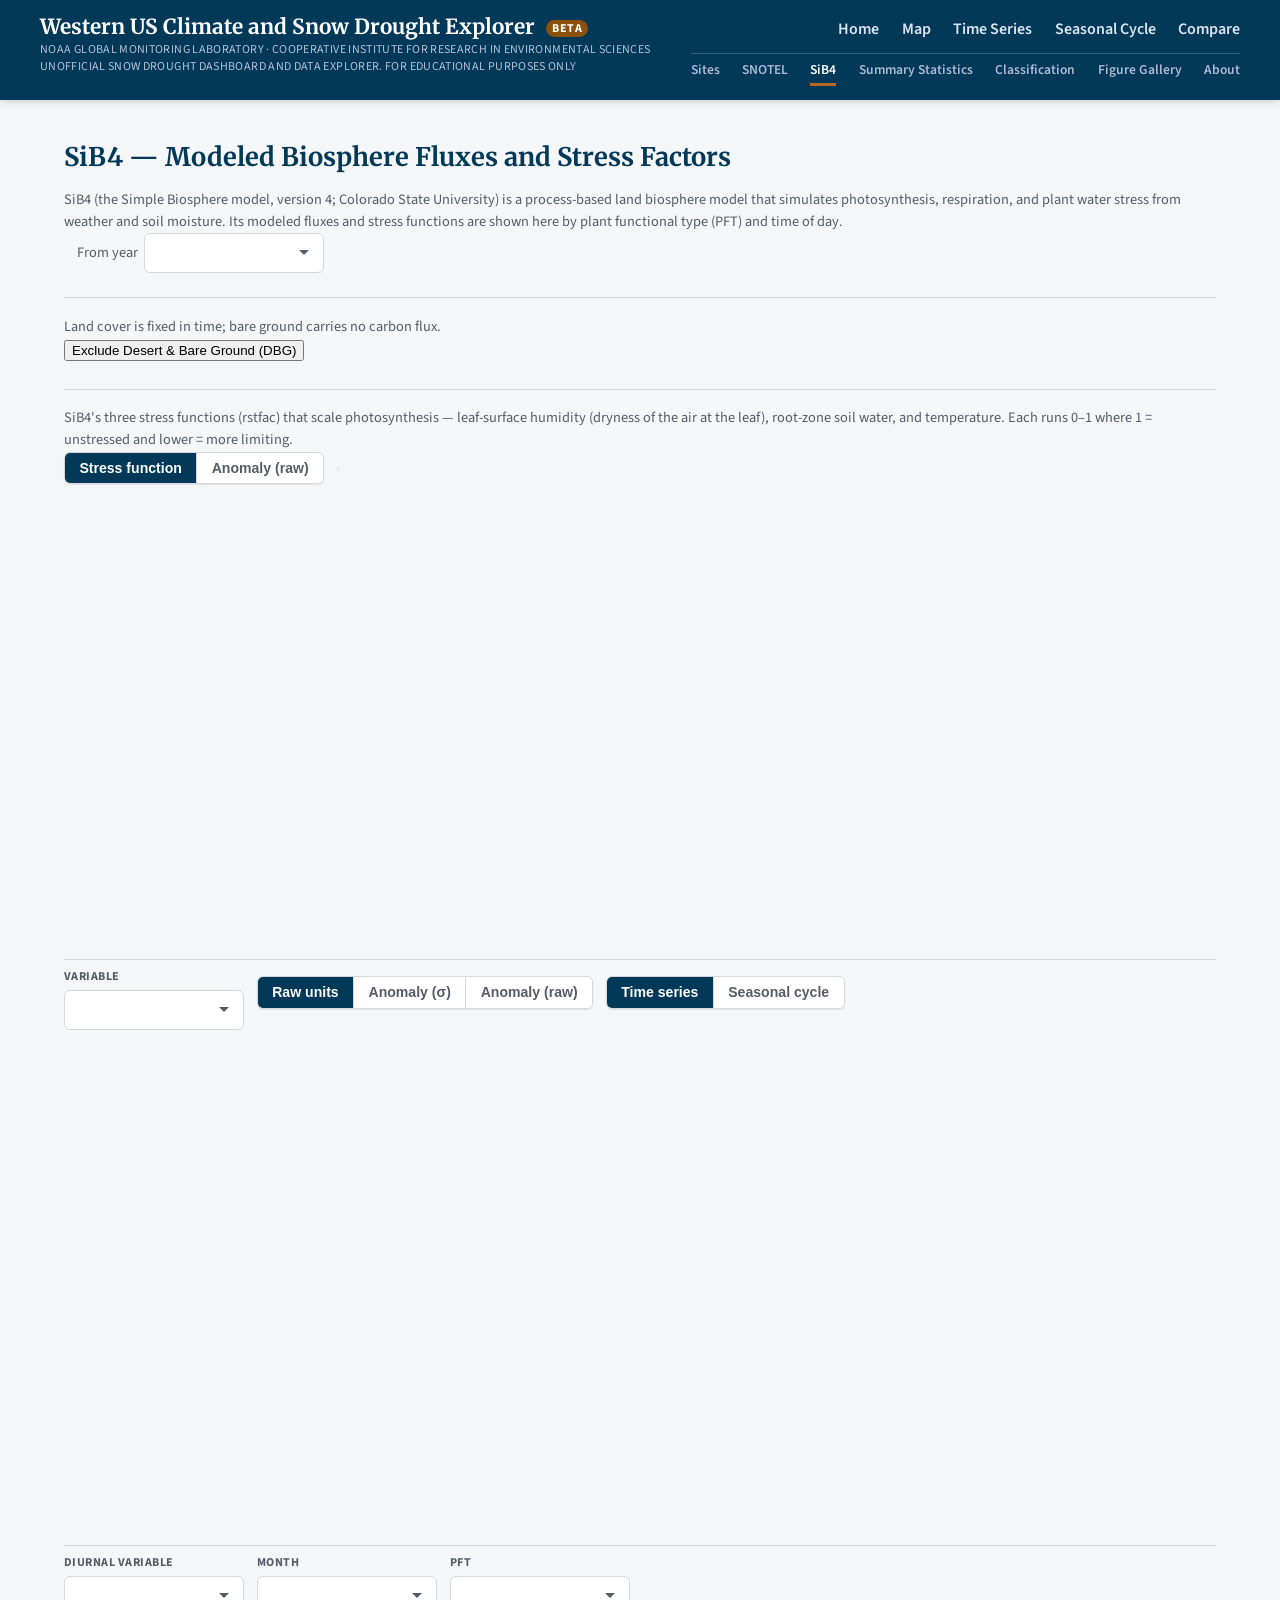
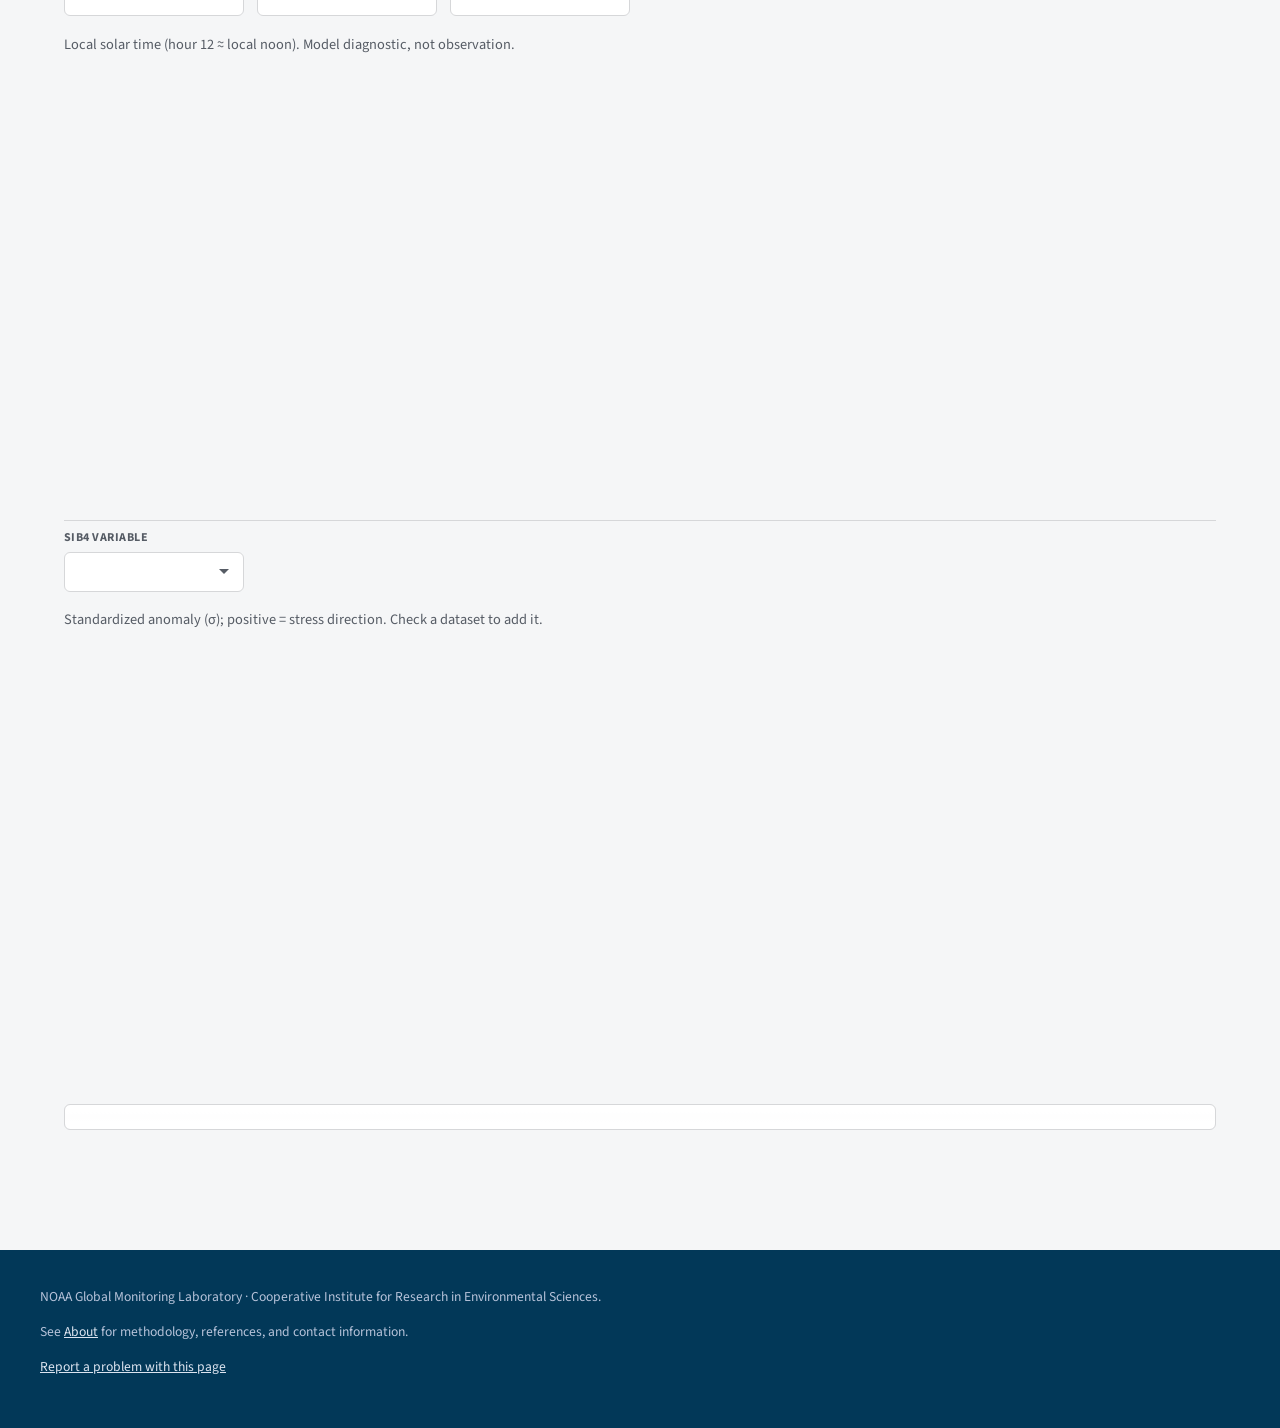
<file: sib4.html>
<!DOCTYPE html>
<html lang="en">
<head>
<meta charset="UTF-8">
<meta name="viewport" content="width=device-width, initial-scale=1.0">
<meta name="description" content="SiB4 modeled biosphere fluxes and stress factors for the Western US: per-plant-functional-type carbon, water-stress, and diurnal responses, plus comparison of other datasets against SiB4.">
<title>SiB4 &mdash; Western US Climate and Snow Drought Explorer</title>
<link rel="icon" href="data:image/svg+xml,%3Csvg xmlns='http://www.w3.org/2000/svg' viewBox='0 0 24 24'%3E%3Cg stroke='%23162e51' stroke-width='2' stroke-linecap='round'%3E%3Cline x1='12' y1='2' x2='12' y2='22'/%3E%3Cline x1='4' y1='6' x2='20' y2='18'/%3E%3Cline x1='4' y1='18' x2='20' y2='6'/%3E%3C/g%3E%3C/svg%3E">
<link rel="preconnect" href="https://fonts.googleapis.com">
<link href="https://fonts.googleapis.com/css2?family=Source+Sans+Pro:wght@400;600;700&family=Merriweather:wght@700;900&display=swap" rel="stylesheet">
<link rel="stylesheet" href="css/style.css?v=5ee17f231b">
<script src="https://cdn.plot.ly/plotly-2.35.2.min.js"></script>
</head>
<body>

<header class="site-header">
  <div class="header-inner">
    <h1 class="wordmark-h1"><a class="wordmark" href="home.html">Western US Climate and Snow Drought Explorer <span class="beta-tag">BETA</span>
      <small>NOAA Global Monitoring Laboratory &middot; Cooperative Institute for Research in Environmental Sciences</small>
      <small>Unofficial snow drought dashboard and data explorer. For educational purposes only</small>
    </a></h1>
    <button class="nav-toggle" id="nav-toggle" type="button" aria-label="Toggle navigation" aria-expanded="false" aria-controls="site-nav"><span></span><span></span><span></span></button>
        <nav class="site-nav" id="site-nav">
      <div class="nav-primary">
        <a href="home.html">Home</a>
        <a href="map.html">Map</a>
        <a href="explore.html">Time Series</a>
        <a href="seasonal.html">Seasonal Cycle</a>
        <a href="compare.html">Compare</a>
      </div>
      <div class="nav-secondary">
        <a href="sites.html">Sites</a>
        <a href="snotel.html">SNOTEL</a>
        <a href="sib4.html" class="active">SiB4</a>
        <a href="data.html">Summary Statistics</a>
        <a href="classification.html">Classification</a>
        <a href="gallery.html">Figure Gallery</a>
        <a href="about.html">About</a>
      </div>
    </nav>
  </div>
</header>

<main>

  <section id="sib4">
    <h2>SiB4 &mdash; Modeled Biosphere Fluxes and Stress Factors</h2>
    <p class="finding-note">SiB4 (the Simple Biosphere model, version 4;
      Colorado State University) is a process-based land biosphere model that
      simulates photosynthesis, respiration, and plant water stress from
      weather and soil moisture. Its modeled fluxes and stress functions are
      shown here by plant functional type (PFT) and time of day.</p>

    <div class="selector-row">
      <div class="region-toggle" id="region-toggle"></div>
      <label class="boundary-toggle" for="sib4-start-year">From year
        <select id="sib4-start-year" aria-label="Start year"></select>
      </label>
    </div>

    <!-- 1. PFT land-cover composition -->
    <div class="sib4-panel">
      <h3 class="figure-title" id="sib4-composition-title"></h3>
      <p class="finding-note">Land cover is fixed in time; bare ground carries no carbon flux.</p>
      <button type="button" id="sib4-exclude-dbg">Exclude Desert &amp; Bare Ground (DBG)</button>
      <div class="sib4-composition-layout">
        <div id="sib4-composition"></div>
        <div id="sib4-composition-legend" class="sib4-pie-legend"></div>
      </div>
      <p id="sib4-composition-note" class="value-glossary"></p>
    </div>

    <!-- 2. SiB4 stress functions -->
    <div class="sib4-panel">
      <h3 class="figure-title" id="sib4-limitation-title"></h3>
      <p class="finding-note">SiB4's three stress functions (rstfac) that scale
        photosynthesis &mdash; leaf-surface humidity (dryness of the air at the
        leaf), root-zone soil water, and temperature. Each runs 0&ndash;1 where
        1 = unstressed and lower = more limiting.</p>
      <div class="selector-row">
        <div class="series-toggle" id="sib4-limitation-toggle">
          <button data-series="raw" class="active">Stress function</button>
          <button data-series="anomaly">Anomaly (raw)</button>
        </div>
        <div class="series-toggle" id="sib4-limitation-factors" aria-label="Which stress functions to show"></div>
      </div>
      <div id="sib4-limitation" style="height:420px;"></div>
    </div>

    <!-- 3. Per-PFT time series of a chosen variable -->
    <div class="sib4-panel">
      <div class="selector-row">
        <label class="select-field">Variable <select id="sib4-ts-variable" aria-label="Variable"></select></label>
        <div class="series-toggle" id="sib4-ts-toggle">
          <button data-series="raw" class="active">Raw units</button>
          <button data-series="sigma">Anomaly (&sigma;)</button>
          <button data-series="anomaly">Anomaly (raw)</button>
        </div>
        <div class="series-toggle" id="sib4-ts-view">
          <button data-view="series" class="active">Time series</button>
          <button data-view="seasonal">Seasonal cycle</button>
        </div>
      </div>
      <h3 class="figure-title" id="sib4-ts-title"></h3>
      <p class="finding-note" id="sib4-ts-note"></p>
      <div id="sib4-pft-checkboxes" class="sib4-pft-checks"></div>
      <div id="sib4-pft-timeseries" style="height:460px;"></div>
    </div>

    <!-- 4. Diurnal cycle -->
    <div class="sib4-panel">
      <div class="selector-row">
        <label class="select-field">Diurnal variable <select id="sib4-diurnal-variable" aria-label="Diurnal variable"></select></label>
        <label class="select-field">Month <select id="sib4-diurnal-month" aria-label="Month"></select></label>
        <label class="select-field">PFT <select id="sib4-diurnal-pft" aria-label="PFT"></select></label>
      </div>
      <h3 class="figure-title" id="sib4-diurnal-title"></h3>
      <p class="finding-note">Local solar time (hour 12 &asymp; local noon). Model diagnostic, not observation.</p>
      <div id="sib4-diurnal" style="height:440px;"></div>
    </div>

    <!-- 5. Compare other datasets against SiB4 -->
    <div class="sib4-panel">
      <div class="selector-row">
        <label class="select-field">SiB4 variable <select id="sib4-compare-variable" aria-label="SiB4 variable to compare against"></select></label>
      </div>
      <h3 class="figure-title" id="sib4-compare-title"></h3>
      <p class="finding-note">Standardized anomaly (&sigma;); positive = stress direction. Check a dataset to add it.</p>
      <div class="compare-chart-layout">
        <div id="sib4-compare-chart" style="height:460px;"></div>
        <div id="sib4-compare-legend" class="compare-legend"></div>
      </div>
    </div>

  </section>

</main>

<footer class="site-footer">
  <div class="footer-inner">
    <p>
      NOAA Global Monitoring Laboratory &middot; Cooperative Institute for
      Research in Environmental Sciences.
    </p>
    <p>
      See <a href="about.html">About</a> for methodology, references, and
      contact information.
    </p>
  </div>
</footer>

<script src="js/common.js?v=b869f11c2c"></script>
<script src="js/sib4.js?v=ca3b3ddadd"></script>
</body>
</html>
</file>
<file: css/style.css>
/* Design tokens drawn from NCL's precip_diff_12lev diverging colormap
   (brown=dry -> white -> blue/navy=wet) -- the same ramp used for the
   moisture anomaly maps and the snowdrought.org welcome border, so the
   site's chrome reads the same palette as the dry-wet science it presents.
   No NOAA, NIDIS, or NSIDC logos/seals reproduced; this is an independent
   research site, not an official federal page, so no .gov trust banner. */
:root {
  --navy: #023858;
  --blue: #3a86bc;
  --blue-dark: #0570b0;
  --gold: #b66a28;
  --bg: #f5f6f7;
  --bg-panel: #ffffff;
  --border: #d6d7d9;
  --text: #1b1b1b;
  --text-muted: #565c65;

  --cat-drought: #8C6D31;
  --cat-snow: #56B4E9;
  --cat-climate: #C43C39;
  --cat-precipitation: #1F4E79;
  --cat-soil_moisture: #2878B5;
  --cat-vegetation: #228B22;
  --cat-fire: #4D4D4D;

  --font-heading: 'Merriweather', Georgia, serif;
  --font-body: 'Source Sans Pro', -apple-system, BlinkMacSystemFont, 'Segoe UI', sans-serif;

  --radius-sm: 6px;
  --radius-md: 10px;
  --shadow-sm: 0 1px 2px rgba(2, 56, 88, 0.06), 0 1px 1px rgba(2, 56, 88, 0.04);
  --shadow-md: 0 4px 12px rgba(2, 56, 88, 0.10), 0 1px 3px rgba(2, 56, 88, 0.08);
  --shadow-focus: 0 0 0 3px rgba(58, 134, 188, 0.28);
  --transition: 150ms ease;
}

* { box-sizing: border-box; }

:focus-visible {
  outline: 2px solid var(--blue);
  outline-offset: 2px;
}

html { scroll-behavior: smooth; }

body {
  margin: 0;
  font-family: var(--font-body);
  font-size: 16px;
  line-height: 1.55;
  color: var(--text);
  background: var(--bg);
}

h1, h2, h3, h4 { font-family: var(--font-heading); color: var(--navy); line-height: 1.25; }
h1 { font-size: 2.3rem; margin: 0 0 0.4em; }
h2 { font-size: 1.6rem; margin: 1.6em 0 0.6em; }
h3 { font-size: 1.2rem; margin: 1.2em 0 0.5em; }
p { margin: 0 0 1em; }
a { color: var(--blue-dark); transition: color var(--transition); }
a:hover { color: var(--navy); }

.site-header {
  background: var(--navy);
  color: #fff;
  padding: 0.9rem 1.5rem;
  box-shadow: 0 2px 8px rgba(0, 0, 0, 0.15);
  position: sticky;
  top: 0;
  z-index: 10;
}
.site-header .header-inner {
  max-width: 1200px;
  margin: 0 auto;
  display: flex;
  align-items: baseline;
  justify-content: space-between;
  flex-wrap: wrap;
  gap: 0.5rem 1.5rem;
}
.site-header .wordmark {
  font-family: var(--font-heading);
  font-size: 1.3rem;
  font-weight: 700;
  color: #fff;
  text-decoration: none;
}
/* Wraps the wordmark link in a real <h1> for accessibility (every page was
   missing a level-one heading) without affecting layout at all -- the h1's
   own box is removed from the flow, so header-inner's flex layout treats
   the <a> inside it exactly as before. */
.wordmark-h1 { display: contents; }
.beta-tag {
  display: inline-block;
  vertical-align: middle;
  margin-left: 0.4rem;
  padding: 0.1em 0.5em;
  font-family: var(--font-body);
  font-size: 0.75rem;
  font-weight: 700;
  letter-spacing: 0.04em;
  /* navy-on-gold measured 3.79:1, below WCAG AA's 4.5:1 for this font size.
     white on a darker BrBG brown stop (matplotlib f=0.1, one step darker
     than --gold's f=0.2) measures 6.37:1 -- stays in the same dry/wet brown
     family, doesn't touch --gold itself since that's used elsewhere for
     accents that aren't a text/background contrast pair. */
  color: #fff;
  background: #8c510a;
  border-radius: 999px;
}
.site-header .wordmark small {
  display: block;
  font-family: var(--font-body);
  font-size: 0.75rem;
  font-weight: 400;
  color: #b6c2d9;
  letter-spacing: 0.03em;
  text-transform: uppercase;
  margin-top: 2px;
}
/* Two-tier nav: primary views (Home/Map/Time Series/Seasonal/Compare) on the
   top row, the specialized and reference pages on a smaller muted row below,
   both right-aligned beside the wordmark. Twelve items never fit one flat
   inline row on a normal desktop, and splitting by role reads better than a
   ragged wrap. */
.site-nav {
  display: flex;
  flex-direction: column;
  align-items: flex-end;
  gap: 0.3rem;
}
.nav-primary, .nav-secondary {
  display: flex;
  flex-wrap: wrap;
  justify-content: flex-end;
  gap: 0 1.4rem;
}
.nav-secondary {
  padding-top: 0.3rem;
  border-top: 1px solid rgba(255, 255, 255, 0.18);
}
.site-nav a {
  color: #dce4f0;
  text-decoration: none;
  font-weight: 600;
  padding-bottom: 3px;
  border-bottom: 3px solid transparent;
}
.nav-primary a { font-size: 1rem; }
.nav-secondary a { font-size: 0.85rem; color: #aebbd2; }
.site-nav a:hover, .site-nav a.active {
  color: #fff;
  border-bottom-color: var(--gold);
}

.nav-toggle {
  display: none;
  width: 34px;
  height: 34px;
  padding: 0;
  border: none;
  background: transparent;
  cursor: pointer;
  flex-direction: column;
  justify-content: center;
  align-items: center;
  gap: 5px;
}
.nav-toggle span {
  display: block;
  width: 24px;
  height: 2px;
  background: #fff;
  border-radius: 1px;
}
@media (max-width: 900px) {
  .nav-toggle { display: flex; }
  .site-nav {
    display: none;
    flex-basis: 100%;
    align-items: stretch;
    gap: 0;
    margin-top: 0.6rem;
    padding-top: 0.6rem;
    border-top: 1px solid rgba(255, 255, 255, 0.15);
  }
  .site-nav.open { display: flex; }
  /* Collapse both tiers into one stacked list -- display:contents drops the
     tier wrappers so every link becomes a direct column child. */
  .nav-primary, .nav-secondary {
    display: contents;
  }
  .site-nav a {
    padding: 0.6rem 0.2rem;
    font-size: 0.95rem;
    border-bottom: 1px solid rgba(255, 255, 255, 0.08);
  }
  .nav-secondary a { color: #dce4f0; }
  .site-nav a.active { border-bottom-color: var(--gold); }
}

main { max-width: 1200px; margin: 0 auto; padding: 0 1.5rem 3rem; }
main section[id] { scroll-margin-top: 5rem; }


.panel {
  background: var(--bg-panel);
  border: 1px solid var(--border);
  border-radius: var(--radius-md);
  box-shadow: var(--shadow-sm);
  padding: 1.75rem;
  margin-bottom: 1.75rem;
}

.summary-table-scroll {
  overflow-x: auto;
  /* Cap the height and scroll vertically so the sticky thead actually pins while
     paging through a long product list (a sticky header only sticks inside a
     scroll container with a bounded height). */
  max-height: 78vh;
  overflow-y: auto;
  /* Horizontal counterpart of .compare-legend's fade cue, same rationale:
     the numeric region columns run off the right edge on mobile (844px
     table in a 269px wrapper, confirmed 2026-09) with no visual hint more
     columns are reachable by swiping. */
  background:
    linear-gradient(90deg, var(--bg-panel) 30%, rgba(255, 255, 255, 0)),
    linear-gradient(270deg, var(--bg-panel) 30%, rgba(255, 255, 255, 0)) 100% 0,
    radial-gradient(farthest-side at 0 50%, rgba(0, 0, 0, 0.15), rgba(0, 0, 0, 0)),
    radial-gradient(farthest-side at 100% 50%, rgba(0, 0, 0, 0.15), rgba(0, 0, 0, 0)) 100% 0;
  background-repeat: no-repeat;
  background-size: 24px 100%, 24px 100%, 10px 100%, 10px 100%;
  background-attachment: local, local, scroll, scroll;
}
table.headline-table {
  width: 100%;
  border-collapse: collapse;
  font-size: 0.92rem;
  margin: 1em 0;
}
table.headline-table caption { text-align: left; font-size: 0.85rem; color: var(--text-muted); margin-bottom: 0.5em; }
table.headline-table th, table.headline-table td {
  border-bottom: 1px solid var(--border);
  padding: 0.55em 0.75em;
  text-align: center;
}
table.headline-table thead th {
  background: #eef1f5;
  color: var(--navy);
  font-family: var(--font-heading);
  font-weight: 700;
  position: sticky;
  top: 0;
  white-space: nowrap; /* region codes like "CO-UT-WY" otherwise wrap at the hyphen */
}
table.headline-table tbody tr:not(.group-row):hover td { background: #f7f9fb; }
table.headline-table tbody tr:not(.group-row) { transition: background var(--transition); }
/* The .stress class = this variable's own physical direction of drought/heat
   stress (not raw arithmetic sign -- e.g. EDDI/VPD/temperature stress POSITIVE,
   snow/soil-moisture/precip stress NEGATIVE); the .relief class is the opposite
   (less-stress) direction. Both are internal class names; the UI labels this
   axis "more stress" / "less stress". */
table.headline-table td.stress { color: #955910; font-weight: 600; }
.sigma-n { font-size: 0.8em; font-weight: 400; color: var(--text-muted); white-space: nowrap; }
table.headline-table td.relief { color: #0570b0; font-weight: 600; }

/* Shared checkbox legend: one toggle per series (Compare overlay datasets,
   Seasonal Cycle winter years). A checked box shows that series on the plot. */
.checkbox-legend {
  display: flex;
  flex-wrap: wrap;
  gap: 0.45rem 1.2rem;
  margin-top: 0.7rem;
}
.checkbox-legend-item {
  display: inline-flex;
  align-items: center;
  gap: 0.4rem;
  font-size: 0.95rem;
  cursor: pointer;
  user-select: none;
}
.checkbox-legend-item.is-static { cursor: default; }
.checkbox-legend-item input { cursor: pointer; margin: 0; }
.checkbox-legend-swatch {
  width: 1.25rem;
  height: 0.3rem;
  border-radius: 2px;
  display: inline-block;
  flex: none;
}

/* Map page's below-map regional summary -- raw value, standardized
   anomaly, AND rank on record together, one of the dashboard's key
   findings (Dylan, 2026-09-29: "should be displayed and integrated more
   prominently"), so it gets the same card treatment as the map image
   itself (.map-image-wrap) rather than sitting as a bare, easy-to-miss
   table directly on the page background. */
.region-table-card {
  background: #fff;
  border: 1px solid var(--border);
  border-radius: var(--radius-md);
  box-shadow: var(--shadow-sm);
  padding: 1.1rem 1.25rem;
  margin-top: 1rem;
}
.region-table-card h3 { margin-top: 0; margin-bottom: 0.3rem; }
.rank-badge {
  display: inline-block;
  padding: 0.15em 0.6em;
  border-radius: 999px;
  font-weight: 700;
  font-size: 0.85rem;
  background: #eef1f5;
  color: var(--navy);
}
.rank-badge.stress { background: #fbead2; color: #955910; }
.rank-badge.relief { background: #dce9f5; color: #045a8d; }
table.headline-table tr.group-row td {
  background: #f5f6f7;
  color: var(--navy);
  font-weight: 700;
  font-size: 0.82rem;
  text-transform: uppercase;
  letter-spacing: 0.03em;
  padding-top: 0.7em;
}

.figure-grid {
  display: grid;
  grid-template-columns: repeat(auto-fit, minmax(320px, 1fr));
  gap: 1.5rem;
}
.figure-card {
  background: var(--bg-panel);
  border: 1px solid var(--border);
  border-radius: 4px;
  overflow: hidden;
}
.figure-card img { width: 100%; display: block; }
.figure-card .caption { padding: 0.9rem 1rem; font-size: 0.92rem; color: var(--text-muted); }
.figure-card .caption strong { color: var(--text); }

/* Home page: one button per figure-type page, not a repeat of the plain
   text links a bullet list would give -- the whole card is clickable. */
.home-nav-grid {
  display: grid;
  grid-template-columns: repeat(3, 1fr);
  gap: 1.25rem;
  margin: 0.5rem 0 0;
}
@media (max-width: 860px) { .home-nav-grid { grid-template-columns: repeat(2, 1fr); } }
@media (max-width: 560px) { .home-nav-grid { grid-template-columns: 1fr; } }
/* Home cards grouped by function (Maps / Trends & cycles / Cross-product /
   Reference), each group carrying its own accent on the card left-border. */
.home-nav-section { margin: 1.75rem 0; }
.home-nav-section-title {
  font-family: var(--font-body);
  text-transform: uppercase;
  letter-spacing: 0.06em;
  font-size: 0.8rem;
  font-weight: 700;
  color: var(--text-muted);
  margin: 0 0 0.3rem;
}
.home-nav-card {
  display: block;
  background: var(--bg-panel);
  border: 1px solid var(--border);
  border-left: 4px solid var(--group-accent, var(--blue-dark));
  border-radius: var(--radius-sm);
  padding: 1rem 1.2rem;
  text-decoration: none;
  box-shadow: var(--shadow-sm);
  transition: box-shadow var(--transition), border-left-color var(--transition);
}
.home-nav-card:hover { box-shadow: var(--shadow-md); border-left-color: var(--gold); }
.home-nav-card strong {
  display: block;
  font-family: var(--font-heading);
  font-size: 1.05rem;
  color: var(--navy);
  margin-bottom: 0.3rem;
}
.home-nav-card span { display: block; font-size: 0.88rem; color: var(--text-muted); }

/* User-added seasonal-chart years (js/explore.js's explorerState.extraYears)
   -- each removable via its own x, same idea as a browser tab-group chip. */
.year-chip-row { display: flex; flex-wrap: wrap; gap: 0.4rem; margin: 0.6rem 0; }
.year-chip {
  display: inline-flex;
  align-items: center;
  gap: 0.35rem;
  padding: 0.2rem 0.3rem 0.2rem 0.6rem;
  border-radius: 999px;
  font-size: 0.85rem;
  font-weight: 600;
  color: #fff;
}
.year-chip button {
  display: inline-flex;
  align-items: center;
  justify-content: center;
  width: 1.2em;
  height: 1.2em;
  border: none;
  border-radius: 50%;
  background: rgba(255, 255, 255, 0.25);
  color: #fff;
  font-size: 0.8rem;
  line-height: 1;
  cursor: pointer;
}
.year-chip button:hover { background: rgba(255, 255, 255, 0.4); }

/* --- Explorer page --- */
.explorer-layout {
  display: grid;
  grid-template-columns: 1fr;
  gap: 1rem;
  align-items: start;
}
/* The heatmaps panel keeps a left category-tab sidebar (categories remain a
   user-facing filter only here), unlike the picker pages whose category column
   was removed -- so it uses its own two-column grid. */
.heatmap-layout {
  display: grid;
  grid-template-columns: 220px 1fr;
  gap: 1.5rem;
  align-items: start;
}
.heatmap-layout > div { min-width: 0; }
@media (max-width: 820px) {
  .heatmap-layout { grid-template-columns: 1fr; }
}
/* Grid items default to min-width:auto -- the 1fr column refuses to shrink
   below its content's natural width (the Plotly chart) instead of fitting
   the available space, pushing the whole layout past the viewport edge. */
.explorer-layout > div { min-width: 0; }
@media (max-width: 820px) {
  .explorer-layout { grid-template-columns: 1fr; }
}

.category-tabs { display: flex; flex-direction: column; gap: 0.3rem; }
.category-tab {
  display: block;
  text-align: left;
  border: none;
  border-left: 4px solid transparent;
  background: var(--bg-panel);
  padding: 0.65rem 0.9rem;
  font-family: var(--font-body);
  font-size: 0.95rem;
  font-weight: 600;
  color: var(--text);
  cursor: pointer;
  border-radius: var(--radius-sm);
  transition: background var(--transition), border-color var(--transition), transform var(--transition);
}
.category-tab:hover { background: #eef1f5; transform: translateX(2px); }
.category-tab.active {
  border-left-color: var(--cat, var(--blue));
  background: #eef1f5;
  box-shadow: var(--shadow-sm);
}

/* Dataset/Variable pivot: a segmented "pill" toggle (inset track + a raised
   active segment), replacing the old per-category tab column -- categories now
   live only on the summary heatmaps. Styled as a labelled control so it reads
   as "browse the catalog by dataset, or by variable", not two loose buttons. */
.picker-pivot {
  display: inline-flex;
  align-items: center;
  gap: 4px;
  padding: 4px;
  background: #e9edf2;
  border: 1px solid var(--border, #d4d9e0);
  border-radius: 999px;
  margin-bottom: 0.9rem;
  /* Hug the content instead of stretching to fill a flex-column / grid parent
     (inline-flex alone still gets stretched as a flex item). */
  width: fit-content;
  align-self: flex-start;
  justify-self: start;
}
/* "Browse by" lead-in, injected without touching the JS or markup. */
.picker-pivot::before {
  content: "Browse by";
  padding: 0 0.6rem 0 0.5rem;
  font-family: var(--font-body);
  font-size: 0.78rem;
  font-weight: 700;
  letter-spacing: 0.03em;
  text-transform: uppercase;
  color: var(--muted, #566069);
}
.picker-pivot-btn {
  border: none;
  background: transparent;
  padding: 0.42rem 1.05rem;
  font-family: var(--font-body);
  font-size: 0.9rem;
  font-weight: 600;
  color: var(--muted, #566069);
  cursor: pointer;
  border-radius: 999px;
  transition: background var(--transition), color var(--transition), box-shadow var(--transition);
}
.picker-pivot-btn:hover { color: var(--text); }
.picker-pivot-btn.active {
  background: #fff;
  color: var(--blue-dark, #1b4965);
  box-shadow: 0 1px 2px rgba(16, 32, 56, 0.16), 0 0 0 1px rgba(16, 32, 56, 0.04);
}

.product-search-wrap { position: relative; max-width: 480px; margin-bottom: 1.1rem; }
.product-search-wrap input[type="search"] {
  width: 100%;
  font-family: var(--font-body);
  font-size: 0.95rem;
  padding: 0.6rem 0.9rem;
  border: 1px solid var(--border);
  border-radius: var(--radius-sm);
  box-sizing: border-box;
  transition: border-color var(--transition), box-shadow var(--transition);
}
.product-search-wrap input[type="search"]:focus-visible {
  border-color: var(--blue); box-shadow: var(--shadow-focus); outline: none;
}
.search-results {
  display: none;
  position: absolute;
  z-index: 20;
  top: 100%;
  left: 0;
  right: 0;
  margin-top: 4px;
  background: #fff;
  border: 1px solid var(--border);
  border-radius: var(--radius-sm);
  box-shadow: var(--shadow-md);
  max-height: 320px;
  overflow-y: auto;
}
.search-result {
  display: block;
  width: 100%;
  text-align: left;
  font-family: var(--font-body);
  font-size: 0.9rem;
  padding: 0.55rem 0.9rem;
  border: none;
  border-bottom: 1px solid var(--border);
  background: #fff;
  cursor: pointer;
}
.search-result:last-child { border-bottom: none; }
.search-result:hover { background: #eef1f5; }
.search-result-category { display: block; font-size: 0.78rem; color: var(--text-muted); }

.selector-row {
  display: flex;
  flex-wrap: wrap;
  gap: 0.8rem;
  align-items: center;
  margin-bottom: 1.1rem;
}
/* .map-controls > select (direct child only): #ol-period-select lives right
   in .map-controls, but #ol-year-select does NOT -- it's nested inside
   .year-control-wrap with its own narrower, stepper-button-paired styling
   below, and a plain descendant selector here would have widened it to
   this rule's 180px min-width, breaking that compact layout. */
.selector-row select, .map-controls > select, .map-panel-row select {
  font-family: var(--font-body);
  font-size: 0.95rem;
  padding: 0.5rem 2.1rem 0.5rem 0.75rem;
  border: 1px solid var(--border);
  border-radius: var(--radius-sm);
  background: #fff url("data:image/svg+xml,%3Csvg xmlns='http://www.w3.org/2000/svg' width='12' height='8' viewBox='0 0 12 8'%3E%3Cpath fill='%23565c65' d='M1 1l5 5 5-5'/%3E%3C/svg%3E") no-repeat right 0.8rem center;
  -webkit-appearance: none;
  appearance: none;
  min-width: 180px;
  cursor: pointer;
  transition: border-color var(--transition), box-shadow var(--transition);
}
.selector-row select:hover, .map-controls > select:hover, .map-panel-row select:hover { border-color: var(--blue); }
.selector-row select:focus-visible, .map-controls > select:focus-visible, .map-panel-row select:focus-visible { border-color: var(--blue); box-shadow: var(--shadow-focus); outline: none; }
/* Inside the map panels the key selects share the row and fill their share
   rather than each forcing a 180px min-width (which overflowed). Scoped to
   .map-panel-row so the compact year scrubber's own select is untouched. */
.map-panel-row .select-field { flex: 0 1 240px; min-width: 0; }
.map-panel-row select { min-width: 0; width: 100%; }

.compare-slot-label {
  display: inline-flex;
  align-items: center;
  justify-content: center;
  width: 1.9rem;
  height: 1.9rem;
  border-radius: 50%;
  background: var(--blue-dark);
  color: #fff;
  font-weight: 700;
  font-size: 0.95rem;
  flex-shrink: 0;
}
/* Match the series colors the chart draws (compare.js COMPARE_A/B_COLOR) so the
   A/B badge reinforces which line/axis is which -- the B series is the orange
   right-axis line, not navy. */
.compare-slot-label.a { background: #1b6ca8; }
.compare-slot-label.b { background: #e8702a; }

.value-glossary { font-size: 0.85rem; color: var(--text-muted); margin: -0.4rem 0 1rem; font-style: italic; }

/* "By category" Compare mode: real checkboxes next to each variable instead
   of Plotly's own built-in legend -- with ~15-27 products in some
   categories, showing them all at once on load was unreadable, so only the
   first 1-2 start checked and the rest are opt-in. Legend sits BELOW the
   chart (not beside it) as a wrapping grid, not a fixed-width sidebar --
   a side-by-side layout meant computing a width split between a
   Plotly-rendered chart and a fixed-width column that doesn't reliably hold
   at every real browser window size, cutting the legend off-screen. Below
   the chart, full page width, wrapping freely, has no such failure mode. */
.compare-chart-layout { display: flex; flex-direction: column; gap: 0.75rem; }
.compare-legend {
  display: flex;
  flex-wrap: wrap;
  gap: 0.5rem 1.25rem;
  max-height: 220px;
  overflow-y: auto;
  font-size: 0.85rem;
  padding: 0.75rem;
  border: 1px solid var(--border);
  border-radius: var(--radius-sm);
  /* Fade at top/bottom hints more items are scrollable -- categories with
     enough variables to overflow (e.g. Snow & Cryosphere's 20 items in a
     218px box, confirmed 2026-09) gave no visual cue anything was cut off.
     background-attachment: local scrolls the fade layers WITH the content
     (so they sit right at the true top/bottom edge); scroll keeps the
     radial shadow layers fixed to the viewport, which is what makes them
     visually fade away once you've actually scrolled past that edge. */
  background:
    linear-gradient(var(--bg-panel) 30%, rgba(255, 255, 255, 0)),
    linear-gradient(rgba(255, 255, 255, 0), var(--bg-panel) 70%) 0 100%,
    radial-gradient(farthest-side at 50% 0, rgba(0, 0, 0, 0.15), rgba(0, 0, 0, 0)),
    radial-gradient(farthest-side at 50% 100%, rgba(0, 0, 0, 0.15), rgba(0, 0, 0, 0)) 0 100%;
  background-repeat: no-repeat;
  background-size: 100% 24px, 100% 24px, 100% 10px, 100% 10px;
  background-attachment: local, local, scroll, scroll;
}
.compare-legend-item { display: flex; align-items: center; gap: 0.4rem; cursor: pointer; white-space: nowrap; }
.compare-legend-swatch { display: inline-block; width: 1.1em; height: 0.3em; border-radius: 2px; flex-shrink: 0; }

/* Carries all 22 regions (ALL/CO-UT-WY + 4 NOAA climate regions + 11 states
   + 5 HUC2 basins) -- a flat inline-flex row with no wrap just grew wider
   than its container and ran off the page (confirmed live, 2026-09-28).
   Wrapping onto multiple lines instead of clipping is a minimal fix for the
   overflow; whether 22 flat buttons is still the right widget for this many
   regions (vs. the grouped Regions/States/HUC2 dropdown the Summary Table
   already uses for the same data) is a separate, bigger question, not
   decided here. */
/* A dropdown with a small uppercase caption above it, so Region/X/Y/Color and
   Dataset/Variable selectors are self-explanatory rather than bare value boxes. */
.select-field { display: inline-flex; flex-direction: column; gap: 0.25rem; font-size: 0.75rem; font-weight: 700; color: var(--text-muted); text-transform: uppercase; letter-spacing: 0.04em; }
.select-field select { text-transform: none; font-weight: 400; letter-spacing: normal; color: var(--text); }

/* About page problem-report form: the same captioned fields, stacked. */
.feedback-form { display: flex; flex-direction: column; gap: 0.9rem; max-width: 720px; }
.feedback-form .select-field { display: flex; }
.feedback-form select, .feedback-form input, .feedback-form textarea {
  font-family: var(--font-body);
  font-size: 0.95rem;
  text-transform: none;
  font-weight: 400;
  letter-spacing: normal;
  color: var(--text);
  padding: 0.5rem 0.75rem;
  border: 1px solid var(--border);
  border-radius: var(--radius-sm);
  background: #fff;
  box-sizing: border-box;
  width: 100%;
}
.feedback-form textarea { resize: vertical; }
.feedback-form select:focus-visible, .feedback-form input:focus-visible, .feedback-form textarea:focus-visible {
  border-color: var(--blue); box-shadow: var(--shadow-focus); outline: none;
}
.feedback-submit {
  align-self: flex-start;
  font-family: var(--font-body);
  font-size: 0.95rem;
  font-weight: 700;
  color: #fff;
  background: var(--blue-dark);
  border: 1px solid var(--blue-dark);
  border-radius: var(--radius-sm);
  padding: 0.6rem 1.1rem;
  cursor: pointer;
}
.feedback-submit:hover { background: var(--blue); border-color: var(--blue); }

/* Custom colour-theme dropdown: a native <select> can't render a gradient
   swatch per option, so this is a small mac-style popover -- a bordered trigger
   showing the current palette's swatch + name, and a rounded, shadowed panel of
   swatched options grouped by render mode (Continuous / Discrete) and theme. */
.cm-dd { position: relative; text-transform: none; font-weight: 400; letter-spacing: normal; }
.cm-trigger {
  display: flex; align-items: center; gap: 0.5rem; width: 100%;
  padding: 0.4rem 0.6rem; background: var(--bg-panel);
  border: 1px solid var(--border); border-radius: var(--radius-sm);
  font: inherit; color: var(--text); cursor: pointer;
  box-shadow: var(--shadow-sm); transition: border-color var(--transition);
}
.cm-trigger:hover { border-color: var(--blue); }
.cm-trigger:focus-visible { outline: none; box-shadow: var(--shadow-focus); border-color: var(--blue); }
/* Longhand background-image (set inline) + no-repeat + full size so the ramp
   fills exactly once and the end color can't wrap onto the left cap; an inset
   hairline defines the swatch without a border that bleeds at rounded corners. */
.cm-swatch { flex: 0 0 auto; width: 46px; height: 14px; border-radius: 3px; background-repeat: no-repeat; background-size: 100% 100%; box-shadow: inset 0 0 0 1px rgba(0, 0, 0, 0.12); }
.cm-trigger-name { flex: 1 1 auto; text-align: left; white-space: nowrap; overflow: hidden; text-overflow: ellipsis; font-size: 0.85rem; }
.cm-caret { flex: 0 0 auto; color: var(--text-muted); font-size: 0.7rem; }
.cm-panel {
  position: absolute; z-index: 1200; top: calc(100% + 4px); left: 0;
  min-width: 260px; max-height: 60vh; overflow-y: auto;
  background: var(--bg-panel); border: 1px solid var(--border);
  border-radius: var(--radius-md); box-shadow: var(--shadow-md); padding: 4px;
}
.cm-panel[hidden] { display: none; }
.cm-section { font-size: 0.75rem; font-weight: 700; text-transform: uppercase; letter-spacing: 0.05em; color: var(--text); padding: 0.55rem 0.5rem 0.2rem; position: sticky; top: 0; background: var(--bg-panel); }
.cm-theme { font-size: 0.75rem; font-weight: 600; color: var(--text-muted); padding: 0.3rem 0.5rem 0.1rem 0.65rem; }
.cm-option {
  display: flex; align-items: center; gap: 0.55rem; width: 100%;
  padding: 0.3rem 0.5rem; border: none; background: none;
  border-radius: var(--radius-sm); font: inherit; color: var(--text);
  cursor: pointer; text-align: left;
}
.cm-option:hover { background: rgba(58, 134, 188, 0.12); }
.cm-option[aria-selected="true"] { background: rgba(58, 134, 188, 0.20); font-weight: 600; }
.cm-option .cm-swatch { width: 62px; }
.cm-option-name { flex: 1 1 auto; white-space: nowrap; overflow: hidden; text-overflow: ellipsis; font-size: 0.82rem; }
/* Continuous / Discrete render-mode toggle pinned at the top of the panel. */
/* Prominent dynamic caption over the Map / Heatmap (the Plotly charts set
   their title in the layout instead) -- names the current dataset/variable. */
.figure-title { font-family: var(--font-heading); color: var(--navy); font-size: 1.15rem; font-weight: 700; margin: 0.6rem 0 0.5rem; }

.region-toggle { display: flex; flex-direction: column; align-items: flex-start; gap: 0.4rem; }
.region-type-tabs {
  display: inline-flex;
  border: 1px solid var(--border);
  border-radius: var(--radius-sm);
  overflow: hidden;
}
.region-type-tab {
  border: none;
  background: #fff;
  padding: 0.35rem 0.9rem;
  font-family: var(--font-body);
  font-size: 0.85rem;
  font-weight: 700;
  cursor: pointer;
  color: var(--text-muted);
  border-right: 1px solid var(--border);
  transition: background var(--transition), color var(--transition);
}
.region-type-tab:last-child { border-right: none; }
.region-type-tab:hover:not(.active) { background: #eef1f5; color: var(--text); }
.region-type-tab.active { background: #8c510a; color: #fff; }
/* Individual rounded pills with gaps -- a shared-border segmented bar wraps
   raggedly once there are 11+ buttons (the States tab). */
.region-buttons { display: flex; flex-wrap: wrap; gap: 0.35rem; max-width: 100%; }
.region-buttons button {
  border: 1px solid var(--border);
  border-radius: var(--radius-sm);
  background: #fff;
  padding: 0.4rem 0.85rem;
  font-family: var(--font-body);
  font-size: 0.88rem;
  font-weight: 600;
  cursor: pointer;
  color: var(--text-muted);
  transition: background var(--transition), color var(--transition), border-color var(--transition);
}
.region-buttons button:hover:not(.active) { background: #eef1f5; color: var(--text); }
.region-buttons button.active { background: var(--blue-dark); color: #fff; border-color: var(--blue-dark); }

.map-controls { display: flex; flex-wrap: wrap; gap: 0.8rem; margin-bottom: 0.8rem; align-items: center; }

/* Map page layout: a left control sidebar (all pickers, time, display, actions
   stacked) + a map stage that fills the remaining content width, like dedicated
   drought-mapping dashboards -- instead of the old single column that capped the
   map at ~620px and left the rest of the width empty. Collapses to one column
   (controls above a full-width map) on narrow screens. */
.map-layout { display: grid; grid-template-columns: 320px minmax(0, 1fr); gap: 1.25rem; align-items: start; margin-bottom: 1.25rem; }
.map-sidebar { display: flex; flex-direction: column; gap: 1rem; min-width: 0; }
.map-sidebar .map-panel, .map-sidebar .map-panel-display, .map-sidebar .ol-actions { margin: 0; }
.map-stage { min-width: 0; display: flex; flex-direction: column; gap: 0.5rem; }
/* The stage map fills the stage width (no 620px cap) with a viewport-bounded
   height; ol.View.fit() frames the domain extent inside it. */
.map-stage #ol-map-wrap { max-width: none; }
/* The time controls sit full-width in the stage (the horizontal season / month /
   year sliders need more room than the narrow sidebar gives). */
.map-panel-time { margin: 0; }
/* Landscape map that fits on screen (title, time bar + colorbar sit above it):
   bounded between 400 and 600px tall, following the viewport in between. */
.map-stage #ol-map { height: clamp(400px, calc(100vh - 430px), 600px); aspect-ratio: auto; }
@media (max-width: 900px) {
  .map-layout { grid-template-columns: 1fr; }
  .map-stage #ol-map { height: 58vh; min-height: 380px; }
}
.map-panel {
  border: 1px solid var(--border);
  border-radius: var(--radius-sm);
  background: var(--bg-panel);
  padding: 0.8rem 1rem;
}
.map-panel-display { margin: 1rem 0; }
.map-panel-title {
  margin: 0 0 0.6rem;
  font-size: 0.75rem;
  font-weight: 700;
  text-transform: uppercase;
  letter-spacing: 0.05em;
  color: var(--text-muted);
}
.map-panel-row { display: flex; flex-wrap: wrap; gap: 0.8rem; align-items: center; }
.map-toggle-btn {
  font-family: var(--font-body);
  font-size: 0.9rem;
  padding: 0.5rem 0.9rem;
  border: 1px solid var(--border);
  border-radius: var(--radius-sm);
  background: #fff;
  color: var(--text);
  cursor: pointer;
  transition: background var(--transition), border-color var(--transition);
}
.map-toggle-btn:hover { border-color: var(--blue); }
.map-toggle-btn.active { background: var(--navy); color: #fff; border-color: var(--navy); }
/* Each panel's controls stack with consistent spacing so the search box, the
   select row, the mode toggle, the period slider and the year scrubber each sit
   on their own row (several are inline-flex and would otherwise crowd a line). */
.map-panel > * + * { margin-top: 0.8rem; }
#ol-time-panel .ol-period-slider,
#ol-time-panel .year-control-wrap { width: 100%; }

/* Period picker as a slider (Dylan, 2026-10): a play button + a track of
   discrete stops. The longer seasonal windows sit first in their own shaded,
   rounded band so they read as seasons, not months; the 12 months follow as
   compact single-letter stops that the play button animates through. */
.ol-period-slider { display: inline-flex; align-items: center; gap: 0.5rem; flex-wrap: wrap; }
.ol-period-play {
  flex: none;
  width: 2rem; height: 2rem;
  border: 1px solid var(--navy);
  border-radius: 50%;
  background: var(--navy);
  color: #fff;
  font-size: 0.8rem;
  line-height: 1;
  cursor: pointer;
  display: inline-flex; align-items: center; justify-content: center;
}
.ol-period-play:hover { background: var(--blue-dark); border-color: var(--blue-dark); }
.ol-period-play.playing { background: var(--gold); border-color: var(--gold); }
/* Seasons on top, months on their own row directly below (Dylan, 2026-10).
   The track fills the remaining width next to the play button and its season /
   month pills wrap within it, so the slider fits the narrow control sidebar
   (and any viewport) instead of overrunning the panel. */
.ol-period-track { display: flex; flex-direction: column; align-items: flex-start; gap: 0.4rem; flex: 1 1 0; min-width: 0; }
.ol-period-group { display: flex; flex-wrap: wrap; gap: 2px; }
/* Seasons: a shaded, rounded band visually distinct from the month stops. */
.ol-period-seasons {
  background: rgba(58, 134, 188, 0.12);
  border: 1px solid var(--blue);
  border-radius: 999px;
  padding: 2px;
}
.ol-period-months { border: 1px solid var(--border); border-radius: var(--radius-sm); padding: 2px; }
/* On phones the 7 season pills + 12 month stops must wrap instead of pushing the
   Time control panel off the right edge of the viewport. */
@media (max-width: 600px) {
  .ol-period-track { width: 100%; }
  .ol-period-group { display: flex; flex-wrap: wrap; }
}
.ol-period-stop {
  border: 1px solid transparent;
  background: transparent;
  color: var(--text-muted);
  font-size: 0.8rem;
  font-weight: 600;
  padding: 0.25rem 0.55rem;
  border-radius: 999px;
  cursor: pointer;
  white-space: nowrap;
}
.ol-period-stop:hover { color: var(--text); background: rgba(2, 56, 88, 0.06); }
.ol-period-stop.active { background: var(--navy); color: #fff; border-color: var(--navy); }
/* Months spanned by the currently selected seasonal window: a soft tint so the
   month strip visibly mirrors the season above it (distinct from the navy .active). */
.ol-period-month.in-season:not(.active) { background: rgba(58, 134, 188, 0.20); color: var(--text); }
/* Months: compact fixed-width single-letter stops forming the slider track. */
.ol-period-month { width: 1.5rem; padding: 0.25rem 0; text-align: center; border-radius: var(--radius-sm); }
/* A month with no COG for the current year/mode (e.g. the current year ends
   mid-year) -- still clickable, but visibly not part of the viewable range. */
.ol-period-month.unavailable { opacity: 0.3; }
.map-image-wrap {
  text-align: center;
  background: #fff;
  border: 1px solid var(--border);
  border-radius: var(--radius-md);
  box-shadow: var(--shadow-sm);
  padding: 0.75rem;
}
.map-image-wrap img { max-width: 100%; height: auto; border-radius: var(--radius-sm); }
.finding-card h3 { margin-top: 0; }
.finding-note { color: var(--text-muted); font-size: 0.9rem; margin-top: 0.6rem; margin-bottom: 0; }
/* Matches code/94_context_SnowDroughtQuadrants_analyze.py's own
   figsize=(12.0, 10.2) -- that script never calls set_aspect('equal'), so
   this is the source figure's actual proportions, not a forced square. */
#quadrant-chart { max-width: 720px; aspect-ratio: 12 / 10.2; margin: 0 auto; }
/* The fixed quadrant aspect ratio turns into a tall, cramped sliver on a phone;
   give it a flat height there so the scatter stays legible. */
@media (max-width: 600px) {
  #quadrant-chart { aspect-ratio: auto; height: 420px; }
}

/* js/heatmaps.js sets #heatmap-chart's min-width per render (column count
   varies a lot, from 12 months to 35+ years) -- this wrapper is what actually
   scrolls once that width exceeds the viewport, same pattern data.html's
   Summary Table already uses for its own too-wide-for-mobile table. */
.heatmap-chart-scroll { overflow-x: auto; }
.table-scroll { overflow-x: auto; }

.heatmap-legend-key {
  display: flex;
  gap: 1.5rem;
  align-items: center;
  font-size: 0.95rem;
  font-weight: 600;
  margin: -0.4rem 0 1rem;
}
.heatmap-legend-swatch {
  display: inline-block;
  width: 1em;
  height: 1em;
  border-radius: 3px;
  vertical-align: -0.15em;
  margin-right: 0.3rem;
}
.map-empty, .chart-empty, .no-data-cell {
  color: #b2182b;
  font-weight: 600;
  text-align: center;
  background: #fdecea;
  border: 2px solid #b2182b;
  border-radius: 6px;
}
.map-empty, .chart-empty { padding: 1.25rem 1.5rem; margin: 1rem 0; }
.no-data-cell { padding: 0.4rem 0.6rem; }
.gallery-figure-zoomable { cursor: zoom-in; }
/* Fullscreen defaults to the image's own natural pixel size (often smaller
   than the screen) letterboxed in black -- fit it to the viewport instead,
   same rationale as #ol-map-wrap:fullscreen already handling this for the
   interactive map. */
.gallery-figure-zoomable:fullscreen {
  cursor: zoom-out;
  width: 100vw;
  height: 100vh;
  object-fit: contain;
  background: #000;
}

.boundary-toggle { display: inline-flex; align-items: center; gap: 0.4rem; font-size: 0.9rem; color: var(--text-muted); cursor: pointer; }
/* Dropdown + prev/next steppers, not a drag slider -- exact, one click/tap,
   a native picker on mobile, no fine-motor precision needed (Dylan,
   2026-09: "these sliders are not the optimal way to select the year"). */
.year-control-wrap { display: flex; align-items: center; gap: 0.4rem; flex-basis: 100%; width: 100%; }
.year-control-wrap select {
  padding: 0.5rem 1.9rem 0.5rem 0.7rem;
  border: 1px solid var(--border);
  border-radius: var(--radius-sm);
  font-family: var(--font-body);
  font-size: 0.9rem;
  font-weight: 700;
  color: var(--navy);
  -webkit-appearance: none;
  appearance: none;
  cursor: pointer;
  background: #fff url("data:image/svg+xml,%3Csvg xmlns='http://www.w3.org/2000/svg' width='12' height='8' viewBox='0 0 12 8'%3E%3Cpath fill='%23565c65' d='M1 1l5 5 5-5'/%3E%3C/svg%3E") no-repeat right 0.6rem center;
}
.year-control-wrap button {
  width: 2.2rem;
  height: 2.2rem;
  border: 1px solid var(--border);
  border-radius: var(--radius-sm);
  background: #fff;
  font-size: 1rem;
  font-weight: 700;
  color: var(--text);
  cursor: pointer;
  transition: background var(--transition), color var(--transition);
}
.year-control-wrap button:hover:not(:disabled) { background: #eef1f5; }
.year-control-wrap button:disabled { color: var(--border); cursor: default; }
#ol-map-wrap {
  background: #fff;
  border: 1px solid var(--border);
  border-radius: var(--radius-md);
  box-shadow: var(--shadow-sm);
  padding: 0.75rem;
  /* The colorbar now sits horizontally ABOVE the map (Dylan, 2026-10), so the
     map no longer shares its row with a sidebar legend. A fit-content column
     sizes the whole card to the map's own aspect-ratio-driven width, with the
     colorbar stretched to exactly that width directly above the map. */
  display: flex;
  flex-direction: column;
  align-items: stretch;
  gap: 0.6rem;
  /* A DEFINITE width (not fit-content): the colorbar and the aspect-ratio'd
     map both fill it. fit-content collapsed to a sliver in Safari, which does
     not feed the aspect-ratio map's width back into the parent's content size
     (Dylan, 2026-10, Safari). */
  width: 100%;
  max-width: 620px;
}
/* The Fullscreen API hands the whole viewport to #ol-map-wrap -- let the map
   grow to use that space instead of staying pinned at its normal 600px. */
#ol-map-wrap:fullscreen { align-content: start; }
#ol-map-wrap:fullscreen #ol-map { height: calc(100vh - 1.5rem); }
/* aspect-ratio is set from the real domain extent in js/map-viewer.js
   (initInteractiveMap) -- height stays fixed and width follows from it, so
   the grid column above sizes to the map's own real proportions rather than
   stretching. This height is also the fallback before that JS runs. */
/* Height is bounded to the viewport so the map + its controls fit on screen
   (full-width made it taller than the screen); aspect-ratio (overridden by the
   real domain extent in js/map-viewer.js) drives the width from that height so
   it stays undistorted. Readout + action buttons sit below the map. */
#ol-map { width: 100%; aspect-ratio: 1.35; max-width: 100%; border-radius: var(--radius-sm); overflow: hidden; }
@media (max-width: 820px) {
  #ol-map { width: 100%; height: auto; }
}
/* OpenLayers defaults the attribution control to the bottom-right, which
   sits under this map's own "Reset view"/"Full screen" buttons there --
   bottom-left is clear on every product's domain extent. */
#ol-map .ol-attribution { right: auto; left: 0.5em; }
#ol-legend {
  align-self: stretch; /* colorbar spans the map's full width directly above it */
  font-size: 0.85rem;
  color: var(--text-muted);
}
.ol-legend-label {
  display: block;
  margin-bottom: 0.35rem;
  font-size: 0.9rem;
  font-weight: 600;
  color: var(--text);
}
/* Horizontal bar above the map (Dylan, 2026-10): equal-width bins run
   left-to-right, lowest value on the left, spanning the full map width. The
   wrap reserves space below for the absolutely-positioned break ticks. */
.ol-legend-scale-wrap { position: relative; margin: 0 14px 1.5rem; }
/* Extend arrows (matplotlib extend=): outward triangles just past each end of
   the bar, drawn only where the file's data pass the colour scale. */
.ol-legend-arrow { position: absolute; top: 0; width: 12px; height: 16px; overflow: visible; }
.ol-legend-arrow-min { right: 100%; margin-right: 1px; }
.ol-legend-arrow-max { left: 100%; margin-left: 1px; }
.ol-legend-gradient { width: 100%; height: 16px; box-shadow: 0 0 0 1px #1b1b1b; border-radius: 2px; }
.ol-legend-scale {
  display: flex;
  flex-direction: row;
  height: 16px;
  /* Black perimeter so the lightest (near-white) end swatch stays
     distinguishable from the white panel behind it (Dylan, 2026-10). */
  box-shadow: 0 0 0 1px #1b1b1b;
}
.ol-legend-swatch { flex: 1 1 0; min-width: 0; height: 100%; }
/* Extend arrows: the end bins of a percentile-capped scale become outward
   triangles (matplotlib extend='both'), signalling values beyond the cap.
   The triangle widens the cell so the pointed tip clears the box edge. */
.ol-legend-swatch.ol-legend-extend-low {
  flex: 0 0 14px;
  clip-path: polygon(100% 0, 100% 100%, 0 50%);
  box-shadow: none;
  margin-right: 1px;
}
.ol-legend-swatch.ol-legend-extend-high {
  flex: 0 0 14px;
  clip-path: polygon(0 0, 0 100%, 100% 50%);
  box-shadow: none;
  margin-left: 1px;
}
/* Ticks are a separate absolutely-positioned overlay below the bar -- a tick
   marks the BREAK between two colors (Dylan, 2026-09-29: "the colorbar ticks
   should be the color breaks, not a single point label for a whole bin"), so
   it sits exactly on the seam. `left` is set per-tick inline (map-viewer.js)
   at i/nBins of the bar width. */
.ol-legend-ticks { position: absolute; top: 100%; left: 0; width: 100%; height: 1.4em; margin-top: 5px; }
.ol-legend-tick {
  position: absolute;
  top: 0;
  transform: translateX(-50%);
  font-size: 12px;
  white-space: nowrap;
  color: var(--text-muted);
}
/* A short vertical tick mark above each value, in the gap between the colorbar
   and its label, so every break reads as a real axis tick. */
.ol-legend-tick::before {
  content: "";
  position: absolute;
  left: 50%;
  bottom: 100%;
  margin-bottom: 2px;
  height: 5px;
  border-left: 1px solid var(--text-muted);
}
#ol-query-readout { margin-top: 0.6rem; font-size: 0.9rem; color: var(--text); min-height: 1.2em; }
/* Horizontal wrapping row below the map -- the map + colorbar now take the
   full width above, so the action buttons sit on their own line underneath. */
.ol-actions { display: flex; flex-wrap: wrap; gap: 0.5rem; margin-top: 0.8rem; }
.ol-actions button, .ol-actions a {
  font-family: var(--font-body);
  font-size: 0.85rem;
  font-weight: 600;
  padding: 0.4rem 0.8rem;
  border: 1px solid var(--border);
  border-radius: var(--radius-sm);
  background: #fff;
  color: var(--navy);
  cursor: pointer;
  text-decoration: none;
  text-align: center;
  transition: background var(--transition), border-color var(--transition);
}
.ol-actions button:hover, .ol-actions a:hover { background: #eef1f5; border-color: var(--blue); }

.series-toggle {
  display: inline-flex;
  border: 1px solid var(--border);
  border-radius: var(--radius-sm);
  overflow: hidden;
  margin-bottom: 0.8rem;
  box-shadow: var(--shadow-sm);
}
/* Keep the keyboard focus ring visible despite the container's overflow:hidden
   clip -- an inset ring draws inside the button, not on the clipped edge. */
.series-toggle button:focus-visible, .region-type-tabs button:focus-visible {
  outline: none;
  box-shadow: inset 0 0 0 2px var(--blue);
}
.series-toggle button {
  border: none;
  background: #fff;
  padding: 0.45rem 0.9rem;
  font-size: 0.88rem;
  font-weight: 600;
  cursor: pointer;
  color: var(--text-muted);
  border-right: 1px solid var(--border);
  transition: background var(--transition), color var(--transition);
}
.series-toggle button:last-child { border-right: none; }
.series-toggle button:hover:not(.active):not(:disabled) { background: #eef1f5; color: var(--text); }
.series-toggle button.active { background: var(--navy); color: #fff; }
.series-toggle button:disabled { cursor: not-allowed; opacity: 0.4; }

.product-meta {
  font-size: 0.85rem;
  color: var(--text-muted);
  margin-bottom: 1.1rem;
  padding: 0.5rem 0.8rem;
  background: #f5f6f7;
  border-radius: var(--radius-sm);
  display: inline-block;
}
.product-meta p { margin: 0; }
.product-meta p + p { margin-top: 0.35rem; }
.product-glossary { color: var(--text); font-size: 0.92rem; }
.product-facts { font-size: 0.85rem; color: var(--text-muted); }

.site-footer {
  background: var(--navy);
  color: #b6c2d9;
  padding: 2.25rem 1.5rem;
  margin-top: 3rem;
  font-size: 0.85rem;
}
.site-footer .footer-inner { max-width: 1200px; margin: 0 auto; }
.site-footer p { margin: 0 0 0.9rem; }
.site-footer a { color: #dce4f0; transition: color var(--transition); }
.site-footer a:hover { color: #fff; }

/* SiB4 page: each analysis panel is a spaced card. */
.sib4-panel { margin: 1.5rem 0; padding-top: 0.5rem; border-top: 1px solid var(--border); }
.sib4-panel:first-of-type { border-top: none; }

/* SiB4 per-PFT checkbox row: a wrapping grid of small checkbox+swatch labels
   (reuses .compare-legend-item styling) so the user picks which PFTs overlay
   instead of all 14 at once. */
.sib4-pft-checks { display: flex; flex-wrap: wrap; gap: 0.3rem 1rem; margin: 0.5rem 0 0.8rem; }
.sib4-pft-checks .compare-legend-item { font-size: 0.88rem; }
.ol-period-group#sib4-limitation-factors, #sib4-limitation-factors { display: inline-flex; flex-wrap: wrap; }

/* PFT land-cover pie: a fixed-size pie beside a 2-column HTML legend (Plotly's
   own legend can't do a fixed 2-column layout and its long PFT names run off
   the plot). Wraps to pie-above-legend on narrow screens. */
.sib4-composition-layout { display: flex; flex-wrap: wrap; gap: 1rem 1.5rem; align-items: center; margin-top: 0.5rem; }
.sib4-composition-layout #sib4-composition { flex: 0 0 340px; max-width: 100%; }
.sib4-pie-legend { flex: 1 1 360px; display: grid; grid-template-columns: 1fr 1fr; gap: 0.3rem 1.2rem; align-content: center; }
.sib4-pie-legend-item { display: flex; align-items: center; gap: 0.4rem; font-size: 0.85rem; line-height: 1.25; }
.sib4-pie-legend-swatch { width: 0.9em; height: 0.9em; border-radius: 2px; flex-shrink: 0; }
@media (max-width: 560px) { .sib4-pie-legend { grid-template-columns: 1fr; } }

/* Horizontal year scrubber in the map's year control: drag across the record
   to step through the years that have a COG (indices into availableYears). */
.ol-year-slider-wrap { flex: 1 1 auto; min-width: 0; }
.ol-year-slider { width: 100%; accent-color: var(--blue-dark); cursor: pointer; display: block; }
.ol-year-axis { position: relative; height: 1.3em; margin-top: 18px; }
.ol-year-tick { position: absolute; transform: translateX(-50%); font-size: 12px; color: var(--text-muted); white-space: nowrap; }
/* minor tick: short grey mark at every year; major: taller, darker, labelled */
.ol-year-tick::before { content: ""; position: absolute; left: 50%; bottom: 100%; height: 4px; border-left: 1px solid var(--border); }
.ol-year-tick.major { color: var(--text); font-weight: 600; }
.ol-year-tick.major::before { height: 9px; border-left: 2px solid var(--blue-dark); }

/* Sites page: a station map (same WUS framing as the Map page) + a per-site
   time-series card below it. */
#sites-map-wrap {
  background: #fff;
  border: 1px solid var(--border);
  border-radius: var(--radius-md);
  box-shadow: var(--shadow-sm);
  padding: 0.75rem;
  width: 100%;
  max-width: 620px;
}
#sites-map { width: 100%; aspect-ratio: 1.35; max-width: 100%; border-radius: var(--radius-sm); overflow: hidden; }
#sites-map .ol-attribution { right: auto; left: 0.5em; }
.sites-network-toggle { gap: 0.4rem; }
.sites-network-swatch { display: inline-block; width: 12px; height: 12px; border-radius: 50%; border: 1px solid #fff; box-shadow: 0 0 0 1px var(--border); }
.sites-detail { margin-top: 1.5rem; }

/* SNOTEL page: station map (WUS framing) + a discrete metric legend above it. */
#snotel-map-wrap {
  background: #fff; border: 1px solid var(--border); border-radius: var(--radius-md);
  box-shadow: var(--shadow-sm); padding: 0.75rem; width: 100%; max-width: 680px;
  display: flex; flex-direction: column; gap: 0.5rem;
}
#snotel-map { width: 100%; aspect-ratio: 1.35; max-width: 100%; border-radius: var(--radius-sm); overflow: hidden; }
#snotel-map .ol-attribution { right: auto; left: 0.5em; }
#snotel-legend { display: flex; flex-wrap: wrap; align-items: center; gap: 0.2rem 0.75rem; font-size: 0.82rem; color: var(--text-muted); }
.snotel-legend-label { font-weight: 600; color: var(--text); margin-right: 0.3rem; flex-basis: 100%; }
.snotel-legend-item { display: inline-flex; align-items: center; gap: 0.3rem; }
.snotel-legend-swatch { display: inline-block; width: 14px; height: 14px; border-radius: 3px; box-shadow: 0 0 0 1px rgba(0,0,0,0.2); }
.snotel-legend-cont { display: inline-flex; align-items: center; gap: 0.4rem; font-variant-numeric: tabular-nums; }
.snotel-legend-bar { display: inline-block; width: 200px; height: 14px; border-radius: 3px; background-repeat: no-repeat; background-size: 100% 100%; box-shadow: inset 0 0 0 1px rgba(0,0,0,0.2); }

/* SNOTEL day slider: scrub through the snow season (Oct 1 -> Sep 30). */
.snotel-day-row { align-items: center; gap: 0.6rem; }
.snotel-slider-wrap { flex: 1 1 320px; max-width: 480px; }
.snotel-day-slider { width: 100%; accent-color: var(--blue-dark); cursor: pointer; display: block; }
.snotel-slider-axis { position: relative; height: 1.1em; margin-top: 2px; }
.snotel-axis-tick { position: absolute; transform: translateX(-50%); font-size: 12px; color: var(--text-muted); white-space: nowrap; }
.snotel-axis-tick::before { content: ""; position: absolute; left: 50%; bottom: 100%; height: 3px; border-left: 1px solid var(--border); }
.snotel-day-label { font-weight: 600; color: var(--navy); min-width: 7.5em; }

/* Compact inline label+select (Map "Color theme" in the controls row). */
.select-field-inline { flex-direction: row; align-items: center; gap: 0.4rem; }

/* Skip-to-content link (injected by common.js) -- off-screen until focused. */
.skip-link {
  position: absolute;
  left: 8px;
  top: -48px;
  z-index: 2000;
  background: var(--navy);
  color: #fff;
  padding: 8px 14px;
  border-radius: 4px;
  font-size: 14px;
  transition: top 0.15s ease;
}
.skip-link:focus { top: 8px; }
</file>
